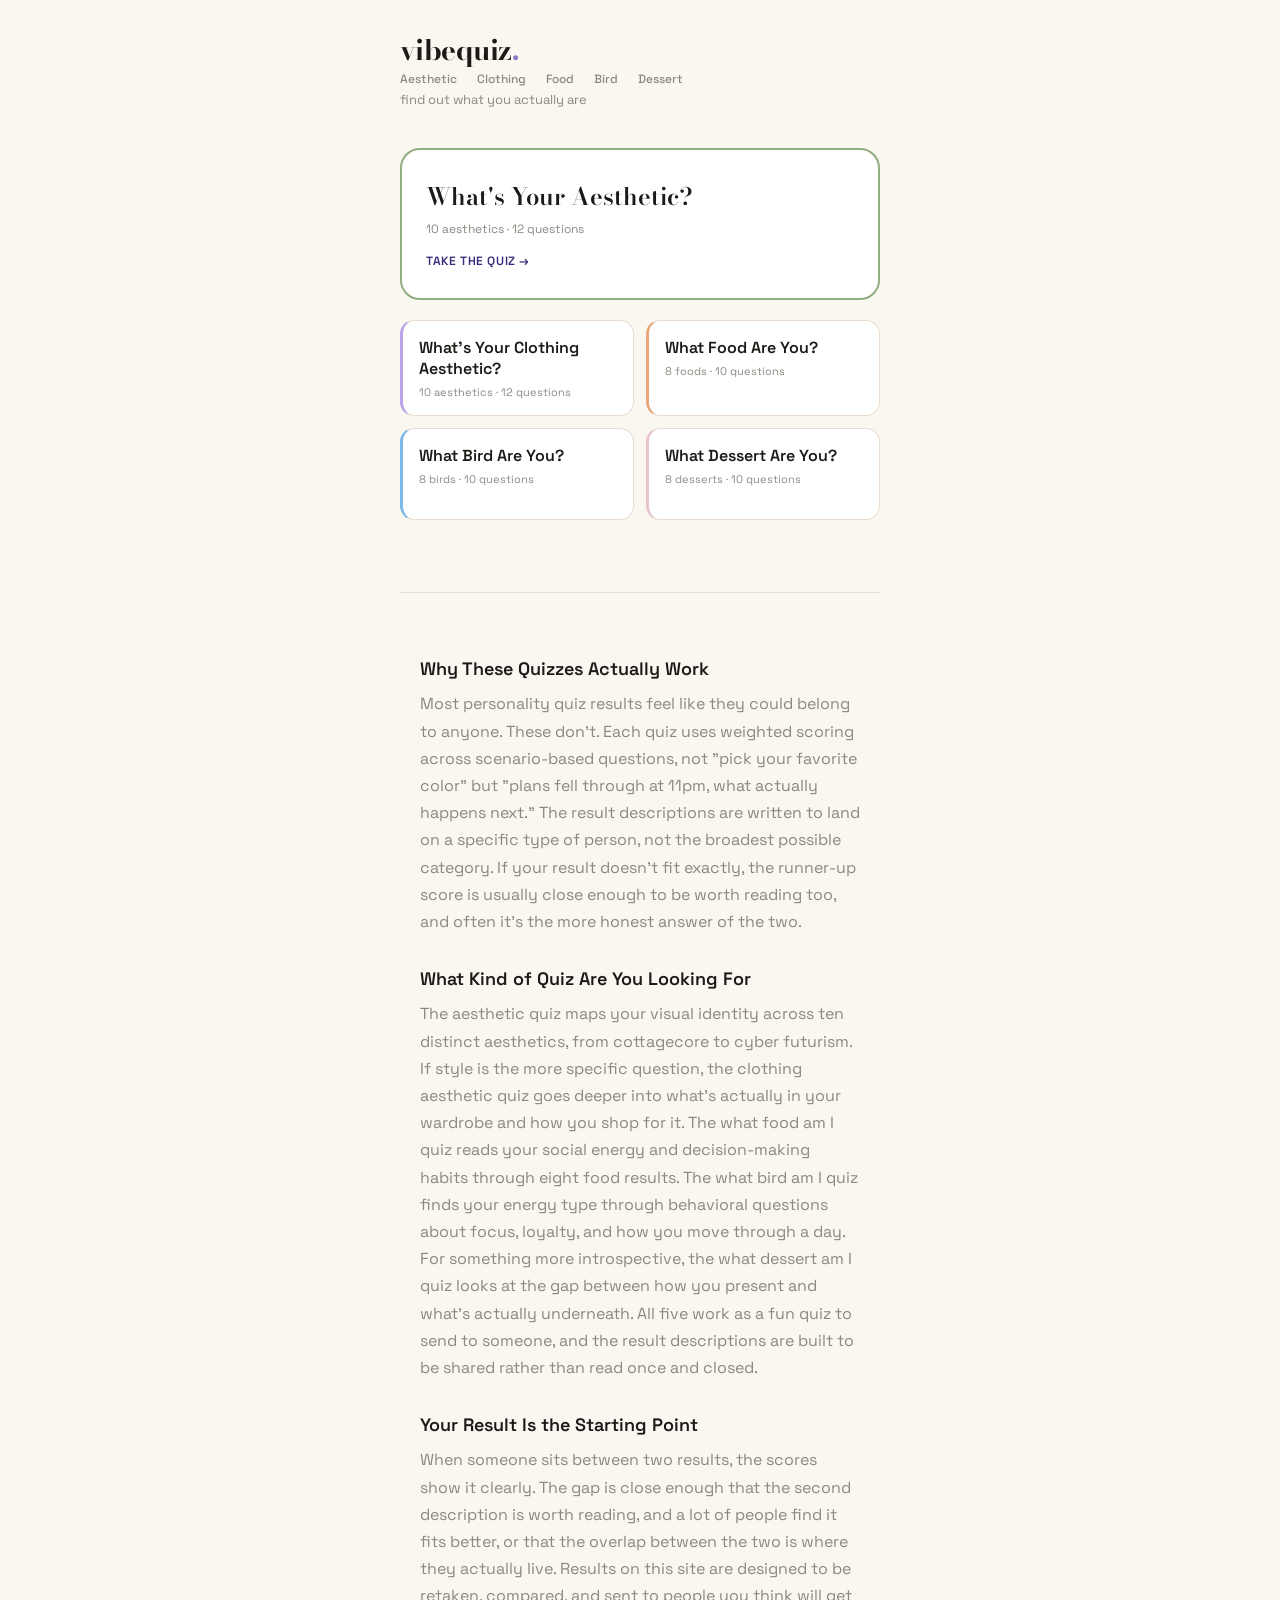
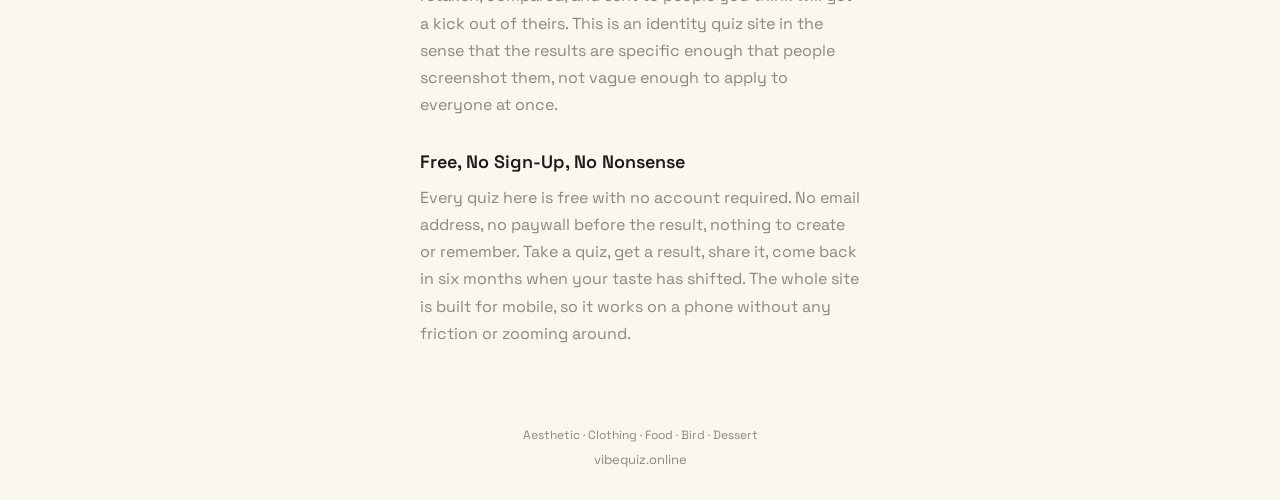
<file: index.html>
<!doctype html>
<html lang="en">
<head>
<meta charset="utf-8">
<meta name="viewport" content="width=device-width, initial-scale=1">
<title>vibequiz — find out what you actually are</title>
<meta name="description" content="Take a quiz, find your aesthetic. Cottagecore, dark academia, y2k, and more — find out what you actually are.">
<link rel="canonical" href="https://vibequiz.online/">

<link rel="icon" href="/favicon.svg" type="image/svg+xml">
<link rel="alternate icon" href="/favicon-32.png">
<link rel="apple-touch-icon" href="/apple-touch-icon.png">
<link rel="manifest" href="/site.webmanifest">
<meta name="theme-color" content="#FAF6F0">

<meta property="og:type" content="website">
<meta property="og:title" content="vibequiz — find out what you actually are">
<meta property="og:description" content="Take a quiz, find your aesthetic. Cottagecore, dark academia, y2k, and more — find out what you actually are.">
<meta property="og:url" content="https://vibequiz.online/">
<meta property="og:image" content="https://vibequiz.online/og-image.png">
<meta property="og:image:width" content="1200">
<meta property="og:image:height" content="630">
<meta name="twitter:card" content="summary_large_image">
<meta name="twitter:title" content="vibequiz — find out what you actually are">
<meta name="twitter:description" content="Take a quiz, find your aesthetic. Cottagecore, dark academia, y2k, and more — find out what you actually are.">
<meta name="twitter:image" content="https://vibequiz.online/og-image.png">

<link rel="preconnect" href="https://fonts.googleapis.com">
<link rel="preconnect" href="https://fonts.gstatic.com" crossorigin>
<link rel="stylesheet" href="https://fonts.googleapis.com/css2?family=Bodoni+Moda:opsz,wght@6..96,400..700&family=Space+Grotesk:wght@400..700&display=swap">
<link rel="stylesheet" href="/style.css">
<script src="/quiz-engine.min.js" defer></script>

<script type="application/ld+json">{"@context": "https://schema.org", "@type": "WebSite", "name": "vibequiz", "url": "https://vibequiz.online"}</script>

<!-- Replace with real GA4 ID -->
<script async src="https://www.googletagmanager.com/gtag/js?id=G-XXXXXXXXXX"></script>
<script>
  window.dataLayer = window.dataLayer || [];
  function gtag(){dataLayer.push(arguments);}
  gtag('js', new Date());
  gtag('config', 'G-XXXXXXXXXX');
</script>
</head>
<body>

<div class="wrap">
  <header class="site-header">
    <a href="/" class="logo">vibequiz<span class="logo-mark">.</span></a>
    <nav class="site-nav" aria-label="All quizzes">
<a href="/aesthetic-quiz/index.html">Aesthetic</a>
<a href="/aesthetic-quiz-clothing/index.html">Clothing</a>
<a href="/what-food-am-i/index.html">Food</a>
<a href="/what-bird-am-i/index.html">Bird</a>
<a href="/what-dessert-am-i/index.html">Dessert</a>
</nav>
    <div class="tagline" id="tagline">find out what you actually are</div>
  </header>

  <main>
    <a href="/aesthetic-quiz/index.html" class="flagship-card"><div class="quiz-title">What&#x27;s Your Aesthetic?</div><div class="quiz-subtitle">10 aesthetics · 12 questions</div><div class="quiz-cta">TAKE THE QUIZ →</div></a>

    <div id="passport-strip"></div>

    <div class="secondary-grid">
      <a href="/aesthetic-quiz-clothing/index.html" class="secondary-card" data-theme="#B8A6E8" style="border-left: 3px solid #B8A6E8;"><div class="quiz-title">What&#x27;s Your Clothing Aesthetic?</div><div class="quiz-subtitle">10 aesthetics · 12 questions</div></a>
<a href="/what-food-am-i/index.html" class="secondary-card" data-theme="#E8A87C" style="border-left: 3px solid #E8A87C;"><div class="quiz-title">What Food Are You?</div><div class="quiz-subtitle">8 foods · 10 questions</div></a>
<a href="/what-bird-am-i/index.html" class="secondary-card" data-theme="#7CB8E8" style="border-left: 3px solid #7CB8E8;"><div class="quiz-title">What Bird Are You?</div><div class="quiz-subtitle">8 birds · 10 questions</div></a>
<a href="/what-dessert-am-i/index.html" class="secondary-card" data-theme="#E8C4CC" style="border-left: 3px solid #E8C4CC;"><div class="quiz-title">What Dessert Are You?</div><div class="quiz-subtitle">8 desserts · 10 questions</div></a>
    </div>

    <div class="homepage-content"><h2>Why These Quizzes Actually Work</h2>
<p>Most personality quiz results feel like they could belong to anyone. These don't. Each quiz uses weighted scoring across scenario-based questions, not "pick your favorite color" but "plans fell through at 11pm, what actually happens next." The result descriptions are written to land on a specific type of person, not the broadest possible category. If your result doesn't fit exactly, the runner-up score is usually close enough to be worth reading too, and often it's the more honest answer of the two.</p>

<h2>What Kind of Quiz Are You Looking For</h2>
<p>The aesthetic quiz maps your visual identity across ten distinct aesthetics, from cottagecore to cyber futurism. If style is the more specific question, the clothing aesthetic quiz goes deeper into what's actually in your wardrobe and how you shop for it. The what food am I quiz reads your social energy and decision-making habits through eight food results. The what bird am I quiz finds your energy type through behavioral questions about focus, loyalty, and how you move through a day. For something more introspective, the what dessert am I quiz looks at the gap between how you present and what's actually underneath. All five work as a fun quiz to send to someone, and the result descriptions are built to be shared rather than read once and closed.</p>

<h2>Your Result Is the Starting Point</h2>
<p>When someone sits between two results, the scores show it clearly. The gap is close enough that the second description is worth reading, and a lot of people find it fits better, or that the overlap between the two is where they actually live. Results on this site are designed to be retaken, compared, and sent to people you think will get a kick out of theirs. This is an identity quiz site in the sense that the results are specific enough that people screenshot them, not vague enough to apply to everyone at once.</p>

<h2>Free, No Sign-Up, No Nonsense</h2>
<p>Every quiz here is free with no account required. No email address, no paywall before the result, nothing to create or remember. Take a quiz, get a result, share it, come back in six months when your taste has shifted. The whole site is built for mobile, so it works on a phone without any friction or zooming around.</p></div>
  </main>

  <footer class="site-footer">
    <p class="footer-links"><a href="/aesthetic-quiz/index.html">Aesthetic</a>
<a href="/aesthetic-quiz-clothing/index.html">Clothing</a>
<a href="/what-food-am-i/index.html">Food</a>
<a href="/what-bird-am-i/index.html">Bird</a>
<a href="/what-dessert-am-i/index.html">Dessert</a></p>
    <p class="footer-domain">vibequiz.online</p>
  </footer>
</div>

</body>
</html>
</file>
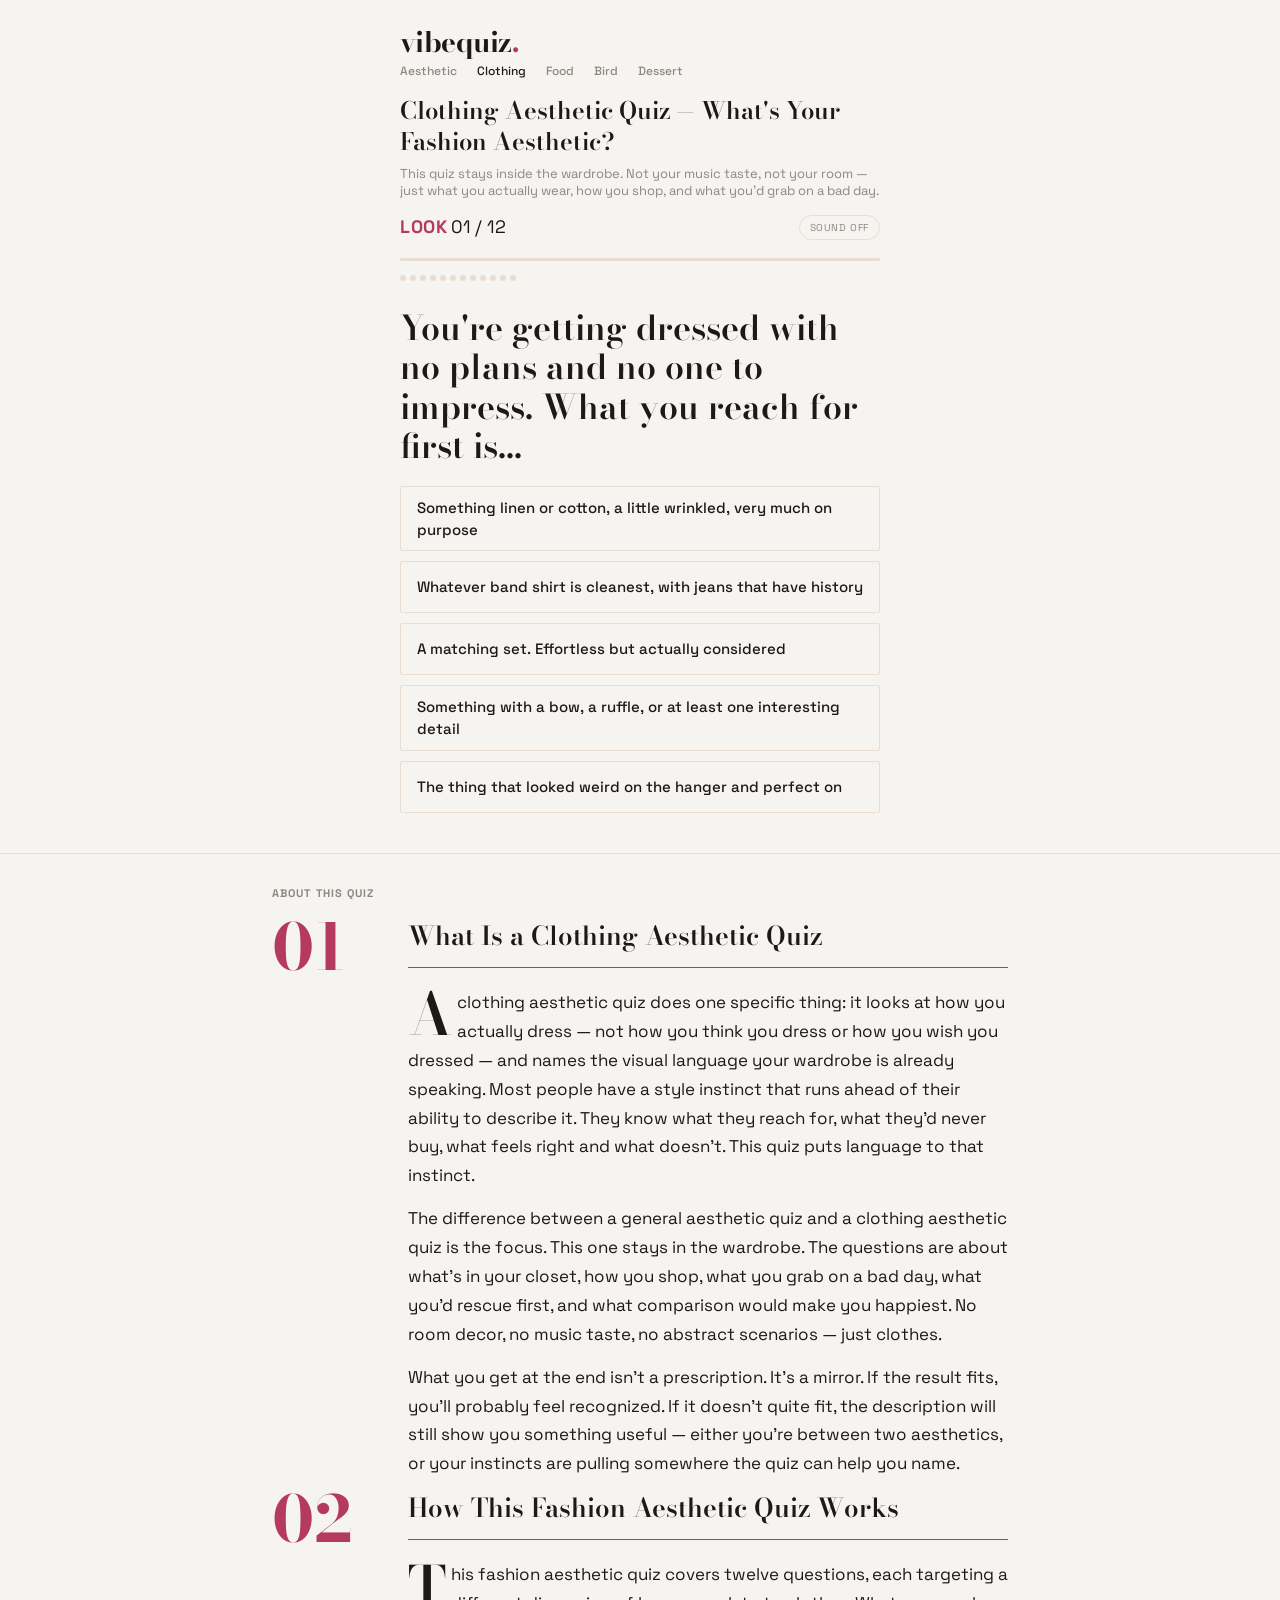
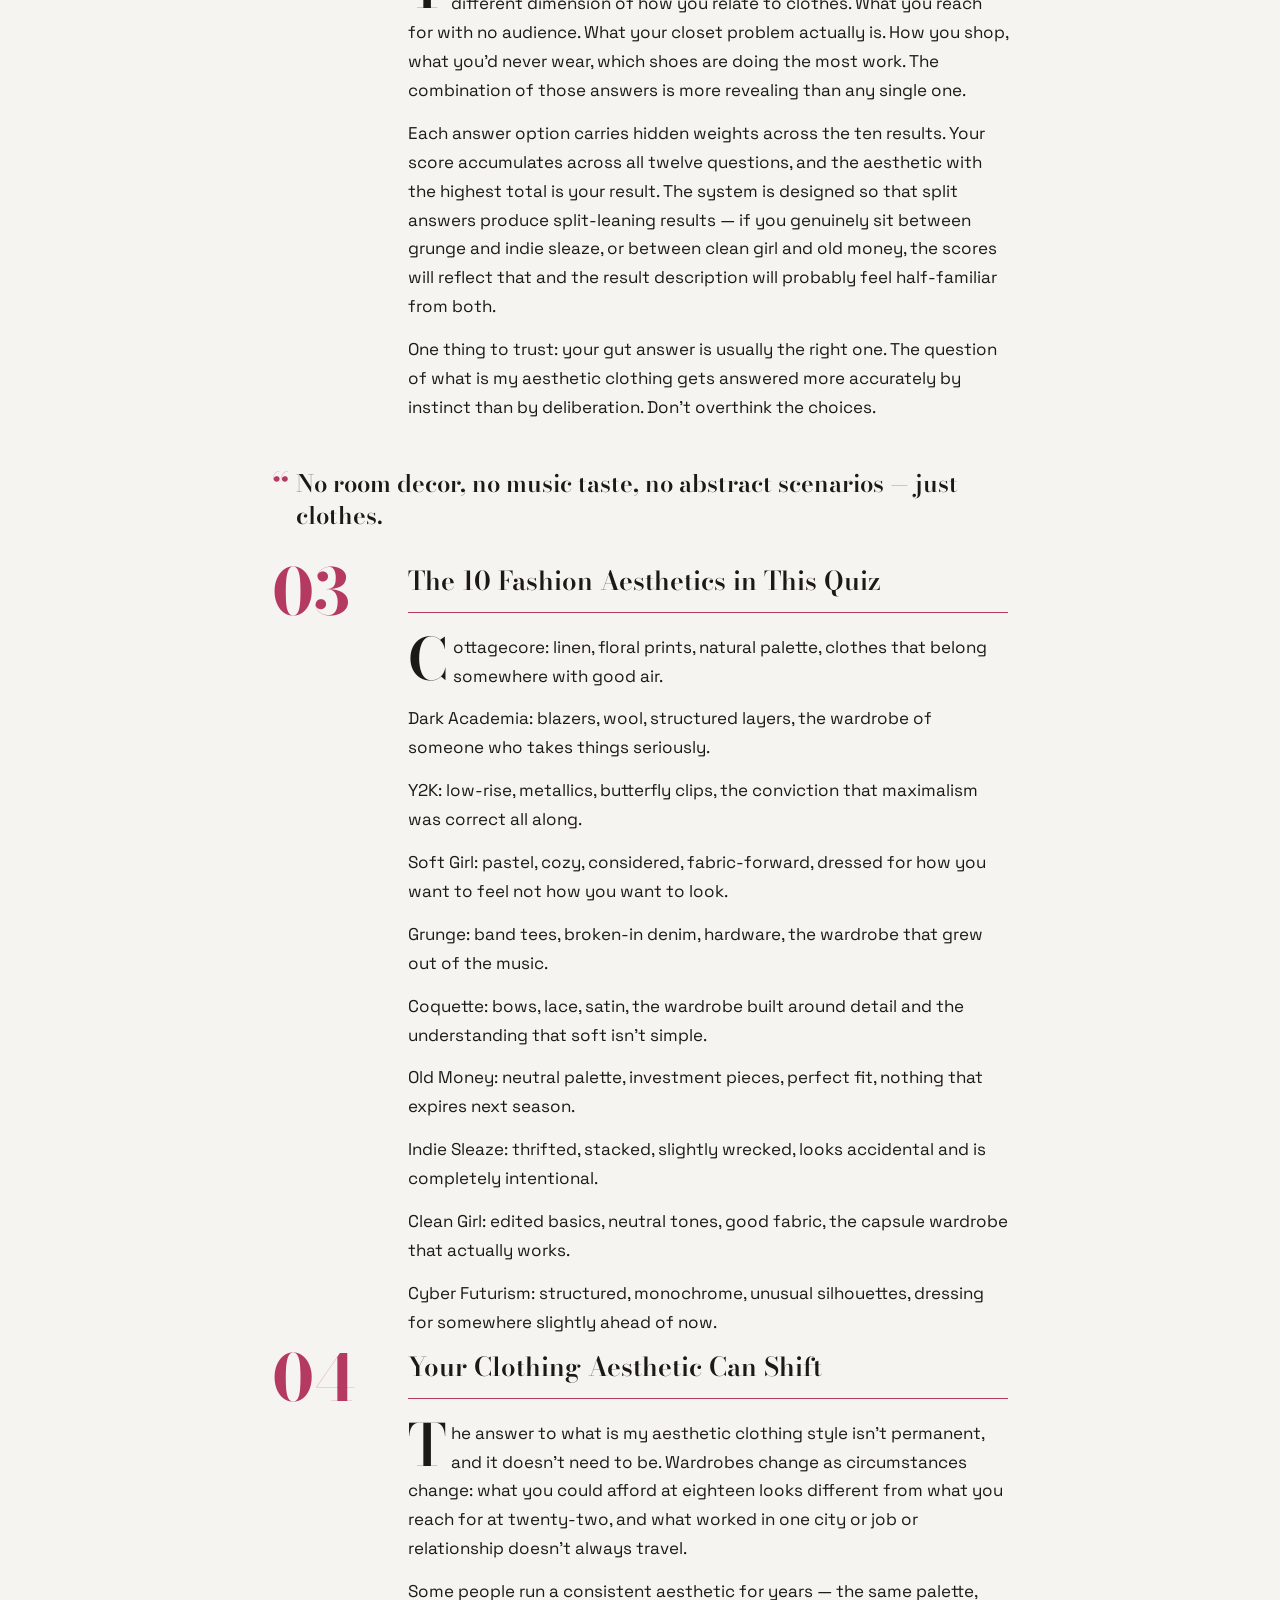
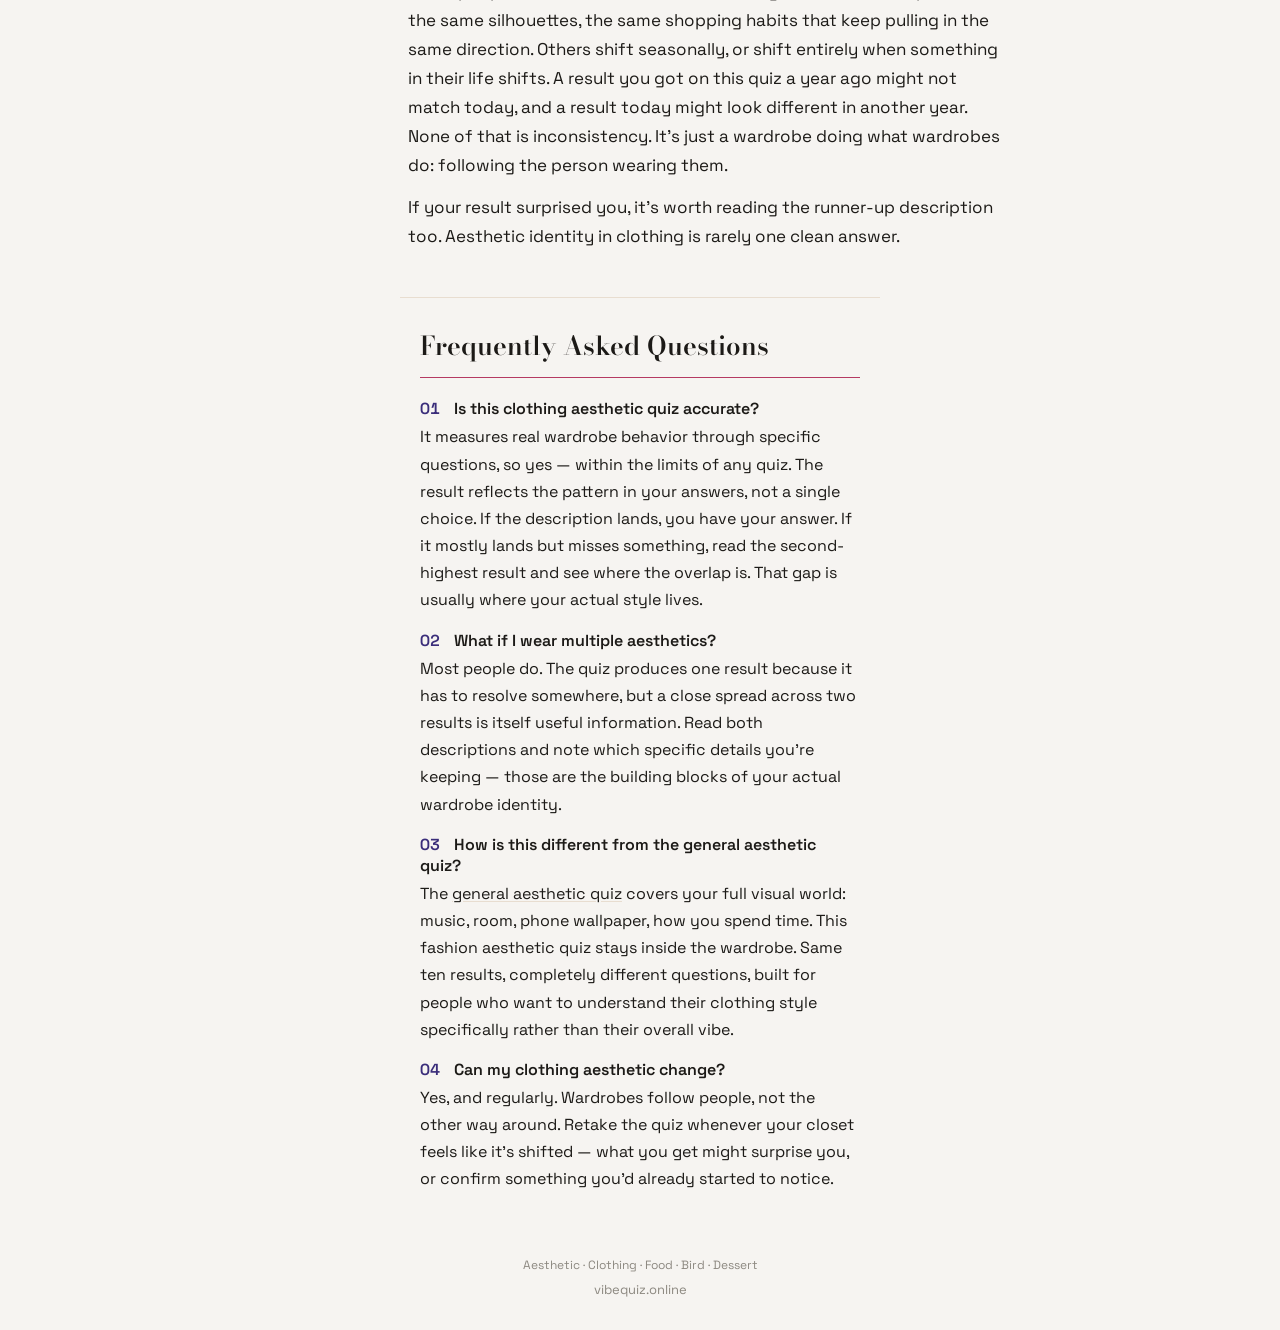
<file: aesthetic-quiz-clothing/index.html>
<!doctype html>
<html lang="en">
<head>
<meta charset="utf-8">
<meta name="viewport" content="width=device-width, initial-scale=1">
<title>Clothing Aesthetic Quiz — What Is My Fashion Aesthetic?</title>
<meta name="description" content="Find your clothing aesthetic with this fashion quiz. 12 wardrobe-focused questions, 10 results. Free, no sign-up required.">
<link rel="canonical" href="https://vibequiz.online/aesthetic-quiz-clothing/">

<link rel="icon" href="/favicon.svg" type="image/svg+xml">
<link rel="alternate icon" href="/favicon-32.png">
<link rel="apple-touch-icon" href="/apple-touch-icon.png">
<link rel="manifest" href="/site.webmanifest">
<meta name="theme-color" content="#FAF6F0">

<meta property="og:type" content="website">
<meta property="og:title" content="Clothing Aesthetic Quiz — What Is My Fashion Aesthetic?">
<meta property="og:description" content="Find your clothing aesthetic with this fashion quiz. 12 wardrobe-focused questions, 10 results. Free, no sign-up required.">
<meta property="og:url" content="https://vibequiz.online/aesthetic-quiz-clothing/">
<meta property="og:image" content="https://vibequiz.online/og-image.png">
<meta property="og:image:width" content="1200">
<meta property="og:image:height" content="630">
<meta name="twitter:card" content="summary_large_image">
<meta name="twitter:title" content="Clothing Aesthetic Quiz — What Is My Fashion Aesthetic?">
<meta name="twitter:description" content="Find your clothing aesthetic with this fashion quiz. 12 wardrobe-focused questions, 10 results. Free, no sign-up required.">
<meta name="twitter:image" content="https://vibequiz.online/og-image.png">

<link rel="preconnect" href="https://fonts.googleapis.com">
<link rel="preconnect" href="https://fonts.gstatic.com" crossorigin>
<link rel="stylesheet" href="https://fonts.googleapis.com/css2?family=Bodoni+Moda:opsz,wght@6..96,400..700&family=Space+Grotesk:wght@400..700&display=swap">
<link rel="stylesheet" href="/style.css">

<script type="application/ld+json">{"@context": "https://schema.org", "@graph": [{"@type": "Quiz", "name": "Clothing Aesthetic Quiz — What Is My Fashion Aesthetic?", "description": "Find your clothing aesthetic with this fashion quiz. 12 wardrobe-focused questions, 10 results. Free, no sign-up required.", "url": "https://vibequiz.online/aesthetic-quiz-clothing/", "about": "Clothing Aesthetic Quiz — What's Your Fashion Aesthetic?"}, {"@type": "FAQPage", "mainEntity": [{"@type": "Question", "name": "Is this clothing aesthetic quiz accurate?", "acceptedAnswer": {"@type": "Answer", "text": "It measures real wardrobe behavior through specific questions, so yes — within the limits of any quiz. The result reflects the pattern in your answers, not a single choice. If the description lands, you have your answer. If it mostly lands but misses something, read the second-highest result and see where the overlap is. That gap is usually where your actual style lives."}}, {"@type": "Question", "name": "What if I wear multiple aesthetics?", "acceptedAnswer": {"@type": "Answer", "text": "Most people do. The quiz produces one result because it has to resolve somewhere, but a close spread across two results is itself useful information. Read both descriptions and note which specific details you're keeping — those are the building blocks of your actual wardrobe identity."}}, {"@type": "Question", "name": "How is this different from the general aesthetic quiz?", "acceptedAnswer": {"@type": "Answer", "text": "The <a href=\"/aesthetic-quiz/index.html\">general aesthetic quiz</a> covers your full visual world: music, room, phone wallpaper, how you spend time. This fashion aesthetic quiz stays inside the wardrobe. Same ten results, completely different questions, built for people who want to understand their clothing style specifically rather than their overall vibe."}}, {"@type": "Question", "name": "Can my clothing aesthetic change?", "acceptedAnswer": {"@type": "Answer", "text": "Yes, and regularly. Wardrobes follow people, not the other way around. Retake the quiz whenever your closet feels like it's shifted — what you get might surprise you, or confirm something you'd already started to notice."}}]}]}</script>

<!-- Replace with real GA4 ID -->
<script async src="https://www.googletagmanager.com/gtag/js?id=G-XXXXXXXXXX"></script>
<script>
  window.dataLayer = window.dataLayer || [];
  function gtag(){dataLayer.push(arguments);}
  gtag('js', new Date());
  gtag('config', 'G-XXXXXXXXXX');
</script>
</head>
<body>

<header class="quiz-header">
  <div class="wrap">
    <a href="/" class="logo">vibequiz<span class="logo-mark">.</span></a>
    <nav class="site-nav" aria-label="All quizzes">
<a href="/aesthetic-quiz/index.html">Aesthetic</a>
<span class="site-nav-current" aria-current="page">Clothing</span>
<a href="/what-food-am-i/index.html">Food</a>
<a href="/what-bird-am-i/index.html">Bird</a>
<a href="/what-dessert-am-i/index.html">Dessert</a>
</nav>
  </div>
</header>

<main class="wrap">
  <h1 class="quiz-h1">Clothing Aesthetic Quiz — What&#x27;s Your Fashion Aesthetic?</h1>
  <p class="quiz-intro">This quiz stays inside the wardrobe. Not your music taste, not your room — just what you actually wear, how you shop, and what you&#x27;d grab on a bad day.</p>

  <div id="quiz-app" data-slug="aesthetic-quiz-clothing">
    <noscript>
      <p class="no-js-note">Enable JavaScript to take this quiz.</p>
    </noscript>
  </div>

  <div id="results-app" hidden></div>

  <section id="all-results">
    <h2 class="visually-hidden">All Aesthetics</h2>
    <div class="all-results-item">
<h3>Cottagecore</h3>
<p class="all-results-verdict">Your closet has a specific smell — something like cedar and old fabric softener.</p>
<p id="ar-desc-cottagecore">Your closet has a specific smell — something like cedar and old fabric softener — and that&#x27;s because most of what&#x27;s in it has been somewhere before it got to you. Cottagecore dressing is built on pieces with a previous life: linen dresses, secondhand knits, the embroidered blouse you found at the back of a rack and couldn&#x27;t leave behind. Nothing in your wardrobe was chosen because it was trending. It was chosen because it felt right, which turns out to be a much better criterion.

Fit is loose and breathable. Silhouettes have volume without fuss. Shoes have been outside. The accessories — a woven bag, a simple ring, something with a pressed flower in it — look found rather than bought, because most of them were.

Your shopping strategy involves patience, a good eye, and a willingness to explain to the person behind you at the thrift store that yes, you are going to buy all four of those aprons.

For your bio, think something lowercase and specific — a plant name, a place that sounds like it has good light, a word that belongs in a poem about October.</p>
</div>
<div class="all-results-item">
<h3>Dark Academia</h3>
<p class="all-results-verdict">The blazer goes with everything because you bought it to go with everything.</p>
<p id="ar-desc-dark_academia">The blazer goes with everything because you bought it to go with everything. Dark academia dressing is systematic in a way that looks accidental: a narrow palette, pieces that layer without thinking about it, fabrics that improve with age. Wool, cotton, worn leather. The wardrobe operates like a uniform, and you mean that as a compliment.

You have at least three blazers that are technically the same but aren&#x27;t, and you need all of them. This is correct.

Silhouettes run structured: trousers with a proper break, shirts with collars, coats long enough to feel significant. Accessories are quiet but present — a signet ring, a watch, a scarf that&#x27;s been to more places than most people you know. Shoes are leather and have been resoled, or will be.

Shopping is deliberate and slightly obsessive. You know what you&#x27;re looking for before you find it, and when you find it at a vintage store for twelve dollars, it feels like justice.

For your handle, something that sounds like a name on a library card — a surname, an initial, lowercase with weight.</p>
</div>
<div class="all-results-item">
<h3>Y2K</h3>
<p class="all-results-verdict">The low-rise situation is back and you&#x27;ve been ready for it since it left.</p>
<p id="ar-desc-y2k">The low-rise situation is back and you&#x27;ve been ready for it since it left. Y2K fashion runs on the conviction that 2003 was correct and everyone who disagreed is slowly coming around. Your closet has metallics, a butterfly clip situation, at least one bag that holds nothing useful and is perfect, and enough color to register from across a room.

Layering is the game: a crop over a long sleeve, a jacket that doesn&#x27;t quite close over something that doesn&#x27;t quite cover, jewelry stacked past the point of coordination and straight into personality. You have strong opinions about specific denim cuts and you&#x27;ve had them for years.

The thrill of finding a genuine Y2K piece at a thrift store cannot be adequately explained to someone who doesn&#x27;t understand, so you&#x27;ve stopped trying.

Shopping is part of the identity: vintage sites, family members&#x27; storage units, the charity shop rail that everyone else walked past. Statement earrings, platform soles, something sparkly on the bag. The accessories don&#x27;t match. They work. It&#x27;s different.

For your username — lowercase, a little chaotic, abbreviations welcome, maybe a number, nostalgia optional.</p>
</div>
<div class="all-results-item">
<h3>Soft Girl</h3>
<p class="all-results-verdict">Before anything else: the fabric.</p>
<p id="ar-desc-soft_girl">Before anything else: the fabric. Soft girl dressing starts with how something feels against your skin, which means your wardrobe is mostly things that pass a comfort test that happens before any style consideration. Brushed fleece, soft cotton, the knit that functions as a whole personality. If it&#x27;s scratchy, itchy, or requires constant adjustment, it didn&#x27;t make it into the rotation.

The result is a closet that looks cozy and deliberate at once: pastel knits, wide-leg trousers in dusty colors, dresses that move. Accessories stay small and chosen once — a delicate chain, a little clip, a bag that&#x27;s cute without competing with anything. Nothing loud.

Shopping happens at places that feel personal: small brands, Etsy, the section of any thrift store where you can tell the previous owner actually loved what they were donating.

Your quick outfit takes less time than most people&#x27;s because everything in your wardrobe was chosen to work together. That&#x27;s not an accident, it&#x27;s a strategy — it just presents as sweetness.

For your bio, something warm and lowercase — like a note you&#x27;d leave for a friend on their good mug.</p>
</div>
<div class="all-results-item">
<h3>Grunge</h3>
<p class="all-results-verdict">The band shirt came first. Then the flannel. Then the boots you&#x27;ve had for four years that are only getting better.</p>
<p id="ar-desc-grunge">The band shirt came first. Then the flannel. Then the boots you&#x27;ve had for four years that are only getting better. Grunge dressing is built from the inside out — from the music, from the shows, from accumulation rather than curation — and the wardrobe is just what happens when you dress around what you actually care about.

Nothing in your closet was bought to impress anyone, which is exactly why it does.

Fit is loose and layered: the flannel over the shirt, the jacket over the flannel, the t-shirt tucked halfway for reasons that made sense at the time. Hardware is part of the outfit — rings, a chain, boots with actual buckles. The wardrobe has organized chaos: things that look random until you understand the logic, at which point it&#x27;s obvious.

Phoning the store to ask about specific vintage tees is a normal behavior. You have done this.

Keep your bio short, lowercase, no explanation offered. Something that sounds like a lyric without being one.</p>
</div>
<div class="all-results-item">
<h3>Coquette</h3>
<p class="all-results-verdict">It starts with the detail.</p>
<p id="ar-desc-coquette">It starts with the detail. A bow on the collar, ribbon at the waist, lace at the hem — something that rewards a second look. Coquette dressing is built on the understanding that soft doesn&#x27;t mean simple, and that the difference between put-together and truly considered is usually one small choice that only you know is intentional and everyone else can feel.

Your closet runs blush, ivory, dusty rose, and occasional black because contrast earns its place. Fabrics are satin, chiffon, anything with a slight sheen that moves well. Silhouettes are feminine and specific — a fitted bodice, a full skirt, a corseted detail on something otherwise understated.

The shoes are Mary Janes or ballet flats or kitten heels. Nothing heavy. The bag is small, structured, and has probably been on at least one waiting list. Jewelry is pearls, delicate gold chains, one vintage piece that came with a story you have ready.

Your Notes app has a paragraph that reads like a letter you composed in 1847 and decided not to send. You know which one.

For your username — something soft, a little French, sounds like a name from a novel, lowercase preferred.</p>
</div>
<div class="all-results-item">
<h3>Old Money</h3>
<p class="all-results-verdict">The wardrobe has fewer pieces than most people&#x27;s and works harder than all of them.</p>
<p id="ar-desc-old_money">The wardrobe has fewer pieces than most people&#x27;s and works harder than all of them. Old money dressing is accumulation with criteria: things added carefully, nothing discarded carelessly, every purchase evaluated against the question of whether you&#x27;ll still reach for it in five years. The answer determines whether it comes home.

The result: a collection that travels well, layers easily, and ages better the longer you have it. Wool blazers. A leather bag bought once and carried everywhere since. Loafers that have been resoled. The watch that was worth it. Accessories chosen once, then worn until they&#x27;re irreplaceable.

Fit does the work that logos never could. A well-cut trouser reads more expensive than anything with branding, and your wardrobe knows this at a structural level.

You&#x27;ve called something classic while wearing a coat that costs more than some people&#x27;s rent, and you were right on both counts and completely composed about it.

Your bio: one line. Nothing that over-explains. Let the negative space do the rest.</p>
</div>
<div class="all-results-item">
<h3>Indie Sleaze</h3>
<p class="all-results-verdict">The jacket is oversized, the tee underneath is cropped, the jeans sit weird in a way you&#x27;ve decided is correct.</p>
<p id="ar-desc-indie_sleaze">The jacket is oversized, the tee underneath is cropped, the jeans sit weird in a way you&#x27;ve decided is correct, and the whole thing came from four different places including a bin bag outside a charity shop. Indie sleaze dressing is assembled, not bought — pulled together from thrift stores, vintage rails, things borrowed and never returned, pieces that other people walked past because they didn&#x27;t know what they were looking at.

Every item has a story that came up at a party once. The boots have a history. The leather jacket has pins from three different years. The bag has a patch from somewhere specific.

You find things other people miss because you know what you&#x27;re looking for: the vintage tee in the right size, the denim with a weird cut that works, the flannel with good bones. Thrifting is a skill and yours is developed.

Took four tries to get a photo that looked sufficiently effortless. Published the fourth one. No notes.

For your handle — lowercase, slightly cryptic, sounds better out loud than written down, a reference that rewards recognition.</p>
</div>
<div class="all-results-item">
<h3>Clean Girl</h3>
<p class="all-results-verdict">The wardrobe is edited. Not minimal as an aesthetic statement — edited as a practice.</p>
<p id="ar-desc-clean_girl">The wardrobe is edited. Not minimal as an aesthetic statement — edited as a practice. Everything in it was kept on purpose. The things that didn&#x27;t survive the process are gone, and what&#x27;s left is a collection of pieces that work together, work daily, and require no decisions at 7am.

Good basics in neutral tones. Fabric quality as the actual differentiator — the same white t-shirt in a decent cotton reads completely differently than a cheap one, and your closet has learned to tell the difference. Fit is precise: nothing baggy unless it&#x27;s meant to be, nothing tight without a reason.

Accessories are gold, minimal, and real: hoops, a chain, one ring. The bag is structured and goes with everything. The shoes are clean — a white sneaker, a loafer, a sandal that carries three seasons.

Getting dressed now takes less time than it used to, because the decisions were made at the shopping stage. That&#x27;s not laziness. That&#x27;s the whole system working.

Your bio should match the wardrobe — one clean line, nothing surplus.</p>
</div>
<div class="all-results-item">
<h3>Cyber Futurism</h3>
<p class="all-results-verdict">The silhouette is doing something the standard template doesn&#x27;t.</p>
<p id="ar-desc-cyber_futurism">The silhouette is doing something the standard template doesn&#x27;t. A sleeve cut differently, a coat with a line that&#x27;s not following convention, trousers that sit in a way most brands haven&#x27;t figured out yet. Cyber futurism dressing is structural and forward-facing — pieces that look like they were designed with a purpose, even when that purpose is just looking exactly right.

Shopping is research. You find brands before they&#x27;re known, pieces that won&#x27;t date because they were never chasing the current moment, things that look intentional because they are. The wardrobe accumulates slowly and hits hard.

You&#x27;ve explained to someone why a piece they just bought is already behind. They didn&#x27;t ask. You were right, and you softened it slightly, and they still thought about it later.

Accessories lean architectural: structured bags with no decorative elements, jewelry that reads like design objects, shoes with chunky soles and clean lines. Nothing apologetic, nothing fussy.

For your handle — clean, forward-facing, a word or a number or an underscore doing actual work, nothing decorative that isn&#x27;t earning its place.</p>
</div>
  </section>

  <article id="quiz-article">
    <span class="article-kicker">About This Quiz</span>
<div class="article-grid">
<section class="article-section">
<span class="section-number">01</span>
<div class="section-body">
<h2>What Is a Clothing Aesthetic Quiz</h2>
<p>A clothing aesthetic quiz does one specific thing: it looks at how you actually dress — not how you think you dress or how you wish you dressed — and names the visual language your wardrobe is already speaking. Most people have a style instinct that runs ahead of their ability to describe it. They know what they reach for, what they&#x27;d never buy, what feels right and what doesn&#x27;t. This quiz puts language to that instinct.</p>
<p>The difference between a general aesthetic quiz and a clothing aesthetic quiz is the focus. This one stays in the wardrobe. The questions are about what&#x27;s in your closet, how you shop, what you grab on a bad day, what you&#x27;d rescue first, and what comparison would make you happiest. No room decor, no music taste, no abstract scenarios — just clothes.</p>
<p>What you get at the end isn&#x27;t a prescription. It&#x27;s a mirror. If the result fits, you&#x27;ll probably feel recognized. If it doesn&#x27;t quite fit, the description will still show you something useful — either you&#x27;re between two aesthetics, or your instincts are pulling somewhere the quiz can help you name.</p>
</div>
</section>
<section class="article-section">
<span class="section-number">02</span>
<div class="section-body">
<h2>How This Fashion Aesthetic Quiz Works</h2>
<p>This fashion aesthetic quiz covers twelve questions, each targeting a different dimension of how you relate to clothes. What you reach for with no audience. What your closet problem actually is. How you shop, what you&#x27;d never wear, which shoes are doing the most work. The combination of those answers is more revealing than any single one.</p>
<p>Each answer option carries hidden weights across the ten results. Your score accumulates across all twelve questions, and the aesthetic with the highest total is your result. The system is designed so that split answers produce split-leaning results — if you genuinely sit between grunge and indie sleaze, or between clean girl and old money, the scores will reflect that and the result description will probably feel half-familiar from both.</p>
<p>One thing to trust: your gut answer is usually the right one. The question of what is my aesthetic clothing gets answered more accurately by instinct than by deliberation. Don&#x27;t overthink the choices.</p>
</div>
</section>
<blockquote class="pull-quote" aria-hidden="true">No room decor, no music taste, no abstract scenarios — just clothes.</blockquote>
<section class="article-section">
<span class="section-number">03</span>
<div class="section-body">
<h2>The 10 Fashion Aesthetics in This Quiz</h2>
<p>Cottagecore: linen, floral prints, natural palette, clothes that belong somewhere with good air.</p>
<p>Dark Academia: blazers, wool, structured layers, the wardrobe of someone who takes things seriously.</p>
<p>Y2K: low-rise, metallics, butterfly clips, the conviction that maximalism was correct all along.</p>
<p>Soft Girl: pastel, cozy, considered, fabric-forward, dressed for how you want to feel not how you want to look.</p>
<p>Grunge: band tees, broken-in denim, hardware, the wardrobe that grew out of the music.</p>
<p>Coquette: bows, lace, satin, the wardrobe built around detail and the understanding that soft isn&#x27;t simple.</p>
<p>Old Money: neutral palette, investment pieces, perfect fit, nothing that expires next season.</p>
<p>Indie Sleaze: thrifted, stacked, slightly wrecked, looks accidental and is completely intentional.</p>
<p>Clean Girl: edited basics, neutral tones, good fabric, the capsule wardrobe that actually works.</p>
<p>Cyber Futurism: structured, monochrome, unusual silhouettes, dressing for somewhere slightly ahead of now.</p>
</div>
</section>
<section class="article-section">
<span class="section-number">04</span>
<div class="section-body">
<h2>Your Clothing Aesthetic Can Shift</h2>
<p>The answer to what is my aesthetic clothing style isn&#x27;t permanent, and it doesn&#x27;t need to be. Wardrobes change as circumstances change: what you could afford at eighteen looks different from what you reach for at twenty-two, and what worked in one city or job or relationship doesn&#x27;t always travel.</p>
<p>Some people run a consistent aesthetic for years — the same palette, the same silhouettes, the same shopping habits that keep pulling in the same direction. Others shift seasonally, or shift entirely when something in their life shifts. A result you got on this quiz a year ago might not match today, and a result today might look different in another year. None of that is inconsistency. It&#x27;s just a wardrobe doing what wardrobes do: following the person wearing them.</p>
<p>If your result surprised you, it&#x27;s worth reading the runner-up description too. Aesthetic identity in clothing is rarely one clean answer.</p>
</div>
</section>
</div>
  </article>

  <section id="quiz-faq">
    <h2>Frequently Asked Questions</h2>
    <div class="faq-item">
<h3><span class="faq-number">01</span>Is this clothing aesthetic quiz accurate?</h3>
<p>It measures real wardrobe behavior through specific questions, so yes — within the limits of any quiz. The result reflects the pattern in your answers, not a single choice. If the description lands, you have your answer. If it mostly lands but misses something, read the second-highest result and see where the overlap is. That gap is usually where your actual style lives.</p>
</div>
<div class="faq-item">
<h3><span class="faq-number">02</span>What if I wear multiple aesthetics?</h3>
<p>Most people do. The quiz produces one result because it has to resolve somewhere, but a close spread across two results is itself useful information. Read both descriptions and note which specific details you&#x27;re keeping — those are the building blocks of your actual wardrobe identity.</p>
</div>
<div class="faq-item">
<h3><span class="faq-number">03</span>How is this different from the general aesthetic quiz?</h3>
<p>The <a href="/aesthetic-quiz/index.html">general aesthetic quiz</a> covers your full visual world: music, room, phone wallpaper, how you spend time. This fashion aesthetic quiz stays inside the wardrobe. Same ten results, completely different questions, built for people who want to understand their clothing style specifically rather than their overall vibe.</p>
</div>
<div class="faq-item">
<h3><span class="faq-number">04</span>Can my clothing aesthetic change?</h3>
<p>Yes, and regularly. Wardrobes follow people, not the other way around. Retake the quiz whenever your closet feels like it&#x27;s shifted — what you get might surprise you, or confirm something you&#x27;d already started to notice.</p>
</div>
  </section>
</main>

<footer class="site-footer">
  <p class="footer-links"><a href="/aesthetic-quiz/index.html">Aesthetic</a>
<a href="/aesthetic-quiz-clothing/index.html">Clothing</a>
<a href="/what-food-am-i/index.html">Food</a>
<a href="/what-bird-am-i/index.html">Bird</a>
<a href="/what-dessert-am-i/index.html">Dessert</a></p>
  <p class="footer-domain">vibequiz.online</p>
</footer>

<script type="application/json" id="quiz-data">{"slug": "aesthetic-quiz-clothing", "questions": [{"id": 1, "text": "You're getting dressed with no plans and no one to impress. What you reach for first is...", "options": [{"text": "Something linen or cotton, a little wrinkled, very much on purpose", "weights": {"cottagecore": 3, "dark_academia": 1, "clean_girl": 1}}, {"text": "Whatever band shirt is cleanest, with jeans that have history", "weights": {"grunge": 3, "indie_sleaze": 2, "y2k": 1}}, {"text": "A matching set. Effortless but actually considered", "weights": {"clean_girl": 3, "old_money": 2, "soft_girl": 1}}, {"text": "Something with a bow, a ruffle, or at least one interesting detail", "weights": {"coquette": 3, "soft_girl": 2, "y2k": 1}}, {"text": "The thing that looked weird on the hanger and perfect on", "weights": {"indie_sleaze": 2, "cyber_futurism": 3, "grunge": 1}}]}, {"id": 2, "text": "Your closet has a problem. That problem is...", "options": [{"text": "Too many floral prints and not enough occasions to wear them", "weights": {"cottagecore": 3, "coquette": 2, "soft_girl": 2}}, {"text": "Every blazer you own is slightly different and you need all of them", "weights": {"dark_academia": 3, "old_money": 2, "clean_girl": 1}}, {"text": "It's 80% black and you have no regrets", "weights": {"grunge": 2, "cyber_futurism": 3, "dark_academia": 1}}, {"text": "Vintage pieces that technically don't go together but somehow do", "weights": {"indie_sleaze": 3, "y2k": 2, "grunge": 1}}, {"text": "Everything is neutral and multiplies perfectly, which is either minimalist or boring depending on who you ask", "weights": {"old_money": 2, "clean_girl": 3, "cyber_futurism": 1}}]}, {"id": 3, "text": "What's the last thing you bought that you actually wear all the time?", "options": [{"text": "A chunky knit or oversized cardigan in a natural color", "weights": {"cottagecore": 3, "dark_academia": 2, "soft_girl": 2}}, {"text": "A structured bag or leather piece that cost more than it should have", "weights": {"old_money": 3, "dark_academia": 1, "clean_girl": 2}}, {"text": "Something with a rhinestone, a butterfly, or an ironic graphic", "weights": {"y2k": 3, "coquette": 2, "indie_sleaze": 1}}, {"text": "A pair of boots or shoes that do a lot of work for your whole wardrobe", "weights": {"grunge": 2, "indie_sleaze": 2, "dark_academia": 2}}, {"text": "A sleek, slightly futuristic piece that nobody else seems to have found yet", "weights": {"cyber_futurism": 3, "clean_girl": 1, "old_money": 1}}]}, {"id": 4, "text": "You'd never be caught wearing...", "options": [{"text": "Anything that looks like it was bought specifically to impress people", "weights": {"grunge": 3, "cottagecore": 2, "indie_sleaze": 1}}, {"text": "Something that fast-trends in and out in three weeks", "weights": {"old_money": 3, "dark_academia": 2, "clean_girl": 1}}, {"text": "An outfit with zero personality — no detail, no story, nothing", "weights": {"coquette": 2, "y2k": 2, "indie_sleaze": 3}}, {"text": "Anything that reads as overly corporate or business formal", "weights": {"soft_girl": 2, "grunge": 2, "cyber_futurism": 2}}, {"text": "Heavy, dark, or rough — it just doesn't feel like you", "weights": {"soft_girl": 3, "coquette": 2, "cottagecore": 1}}]}, {"id": 5, "text": "How do you actually shop?", "options": [{"text": "Thrift stores, flea markets, the bins if necessary — hunting is half the point", "weights": {"indie_sleaze": 3, "grunge": 2, "cottagecore": 1}}, {"text": "Slowly and deliberately — a few investment pieces per season, nothing impulse", "weights": {"old_money": 3, "clean_girl": 2, "dark_academia": 1}}, {"text": "Online rabbit holes at midnight, add to cart, deal with it later", "weights": {"y2k": 2, "cyber_futurism": 2, "coquette": 3}}, {"text": "Small brands, Etsy, independent designers — something that feels personal", "weights": {"cottagecore": 2, "soft_girl": 3, "dark_academia": 1}}, {"text": "Wherever, honestly — it's about the piece not the source", "weights": {"grunge": 2, "clean_girl": 1, "cyber_futurism": 3}}]}, {"id": 6, "text": "Shoes. What's actually on your feet most days?", "options": [{"text": "Mary Janes, ballet flats, or anything with a strap and a little height", "weights": {"coquette": 3, "dark_academia": 2, "soft_girl": 1}}, {"text": "Chunky boots or worn-in leather — they go with everything", "weights": {"grunge": 3, "indie_sleaze": 2, "dark_academia": 1}}, {"text": "Clean white sneakers or one sleek low-profile pair that does all the work", "weights": {"clean_girl": 3, "old_money": 2, "cyber_futurism": 1}}, {"text": "Platform sneakers, chunky soles, something with a little drama", "weights": {"y2k": 3, "cyber_futurism": 2, "indie_sleaze": 1}}, {"text": "Whatever's comfortable and makes sense with the outfit — no fixed answer", "weights": {"cottagecore": 3, "soft_girl": 2, "old_money": 1}}]}, {"id": 7, "text": "Accessories: your relationship with them is...", "options": [{"text": "Gold hoops, minimal jewelry, nothing that competes with the outfit", "weights": {"clean_girl": 3, "old_money": 2, "coquette": 1}}, {"text": "Layered chains, rings on most fingers, the more the better", "weights": {"grunge": 2, "indie_sleaze": 2, "dark_academia": 1}}, {"text": "Bows, pearls, something delicate and intentional", "weights": {"coquette": 3, "soft_girl": 2, "cottagecore": 1}}, {"text": "Vintage clips, quirky pins, things you found not things you bought", "weights": {"y2k": 3, "indie_sleaze": 1, "cottagecore": 2}}, {"text": "Structured, minimal, or tech-forward — nothing fussy", "weights": {"cyber_futurism": 3, "old_money": 1, "clean_girl": 2}}]}, {"id": 8, "text": "It's a bad day and you're getting dressed anyway. You grab...", "options": [{"text": "The oversized knit that feels like being wrapped in something safe", "weights": {"soft_girl": 3, "cottagecore": 2, "dark_academia": 1}}, {"text": "The outfit you know works — reliable, clean, done", "weights": {"clean_girl": 3, "old_money": 2, "cyber_futurism": 1}}, {"text": "Whatever is on the floor that still looks intentional", "weights": {"grunge": 3, "indie_sleaze": 2, "y2k": 1}}, {"text": "Something with a bow or a detail that makes you feel a little more put-together", "weights": {"coquette": 3, "soft_girl": 1, "y2k": 2}}, {"text": "The blazer. The blazer fixes things", "weights": {"dark_academia": 3, "old_money": 2, "clean_girl": 1}}]}, {"id": 9, "text": "What does your wardrobe smell like? (Bear with us.)", "options": [{"text": "Lavender or something herby from a sachet you put in there", "weights": {"cottagecore": 3, "coquette": 2, "soft_girl": 2}}, {"text": "That specific vintage store smell. You've stopped noticing it", "weights": {"indie_sleaze": 3, "grunge": 2, "y2k": 2}}, {"text": "Clean and neutral — like fabric softener and nothing else", "weights": {"clean_girl": 3, "old_money": 2, "cyber_futurism": 1}}, {"text": "A good perfume that transfers. That's the point", "weights": {"coquette": 2, "old_money": 2, "dark_academia": 1}}, {"text": "Honestly no idea. Wardrobe is organized by vibe not smell", "weights": {"grunge": 2, "cyber_futurism": 3, "dark_academia": 1}}]}, {"id": 10, "text": "You're going somewhere that has no dress code at all. The hardest part is...", "options": [{"text": "Choosing which specific detail to commit to — you have options", "weights": {"coquette": 3, "y2k": 2, "indie_sleaze": 1}}, {"text": "Nothing. No dress code is where you thrive", "weights": {"grunge": 3, "indie_sleaze": 2, "cyber_futurism": 1}}, {"text": "Making sure it still looks like you tried without looking like you tried", "weights": {"clean_girl": 3, "old_money": 2, "soft_girl": 1}}, {"text": "Narrowing it down from three complete outfit options that all work", "weights": {"dark_academia": 3, "cottagecore": 2, "y2k": 1}}, {"text": "Finding the piece that makes the whole outfit make sense", "weights": {"cyber_futurism": 2, "soft_girl": 2, "cottagecore": 2}}]}, {"id": 11, "text": "What's the one thing in your wardrobe you'd grab in a fire?", "options": [{"text": "A vintage or thrifted piece that cannot be replaced", "weights": {"indie_sleaze": 2, "grunge": 2, "dark_academia": 1}}, {"text": "The investment piece you saved up for — it earns its place every time", "weights": {"old_money": 3, "clean_girl": 2, "dark_academia": 1}}, {"text": "The cozy thing. The one that goes with everything and costs nothing", "weights": {"soft_girl": 3, "cottagecore": 2, "grunge": 1}}, {"text": "The statement piece — you'd rather lose the basics", "weights": {"y2k": 3, "coquette": 2, "cyber_futurism": 1}}, {"text": "The thing that got you into your current aesthetic in the first place", "weights": {"dark_academia": 2, "indie_sleaze": 2, "cottagecore": 2}}]}, {"id": 12, "text": "Someone says your style reminds them of something. The comparison that would make your day is...", "options": [{"text": "A character from a film set somewhere in rural Europe, soft light, old house", "weights": {"cottagecore": 3, "dark_academia": 2, "coquette": 1}}, {"text": "A downtown art kid from 2009 who photographed everything", "weights": {"indie_sleaze": 3, "grunge": 2, "y2k": 1}}, {"text": "Someone who gets photographed without trying in a city with good fashion", "weights": {"clean_girl": 3, "old_money": 2, "soft_girl": 1}}, {"text": "A character in a near-future film where the costume department did real work", "weights": {"cyber_futurism": 3, "y2k": 2, "indie_sleaze": 1}}, {"text": "The person at the party who looked like they just threw it on but you can't stop looking", "weights": {"coquette": 2, "dark_academia": 2, "old_money": 1}}]}], "results": {"cottagecore": {"name": "Cottagecore", "emoji": "🌿", "palette": {"bg": ["#8FAF7E", "#D4C5A9", "#F0E8D8"], "text": "#F5F0E8", "tag": "#6B8A5E", "texture": "grain"}, "signals": ["garden", "linen", "mason jars", "slow mornings"], "fragments": ["baking bread from scratch", "pressed flowers in books", "hand-me-down quilts", "the smell of rain on grass", "tending something slowly"], "verdict": "Your closet has a specific smell — something like cedar and old fabric softener."}, "dark_academia": {"name": "Dark Academia", "emoji": "📚", "palette": {"bg": ["#2D2449", "#1a1a2e", "#0d0d1a"], "text": "#e8e0f8", "tag": "#9d8fd4", "texture": "lines"}, "signals": ["candlelight", "old libraries", "wool coats", "handwritten notes"], "fragments": ["marginalia in secondhand books", "rain against library windows", "long words you had to look up", "tea gone cold while reading", "staying up for one more chapter"], "verdict": "The blazer goes with everything because you bought it to go with everything."}, "y2k": {"name": "Y2K", "emoji": "💿", "palette": {"bg": ["#FF2D78", "#C0C0C0", "#FF69B4"], "text": "#FFFFFF", "tag": "#FF2D78", "texture": "dots"}, "signals": ["butterfly clips", "flip phones", "chrome", "low-rise"], "fragments": ["gel pens and glitter", "disposable camera flashes", "chunky highlights", "text tones from 2003", "everything a little bit shiny"], "verdict": "The low-rise situation is back and you've been ready for it since it left."}, "soft_girl": {"name": "Soft Girl", "emoji": "🍓", "palette": {"bg": ["#F2C4CE", "#E8D5F0", "#FDE8F0"], "text": "#5C3D5C", "tag": "#C4849C", "texture": "none"}, "signals": ["pastel", "bows", "matcha", "soft focus"], "fragments": ["oversized cardigans", "strawberry milk", "soft piano covers", "journaling in pastel gel pens", "afternoon naps in sunlight"], "verdict": "Before anything else: the fabric."}, "grunge": {"name": "Grunge", "emoji": "🖤", "palette": {"bg": ["#1A1A1A", "#3D3535", "#2A2020"], "text": "#E8E0D8", "tag": "#8C7070", "texture": "grain"}, "signals": ["ripped denim", "band tees", "smudged liner", "static"], "fragments": ["thrifted flannel", "skipping the encore", "black coffee no sugar", "scuffed boots", "loud music, quiet room"], "verdict": "The band shirt came first. Then the flannel. Then the boots you've had for four years that are only getting better."}, "coquette": {"name": "Coquette", "emoji": "🎀", "palette": {"bg": ["#E8C4CC", "#D4A0B0", "#F0E0E8"], "text": "#4A2030", "tag": "#C48090", "texture": "lines"}, "signals": ["lace trim", "ballet flats", "silk ribbon", "pearl clips"], "fragments": ["hair ribbons tied just so", "handwritten love notes", "vintage lockets", "ballet flats on cobblestone", "soft power, sharp edges"], "verdict": "It starts with the detail."}, "old_money": {"name": "Old Money", "emoji": "🎾", "palette": {"bg": ["#2C3E2D", "#4A5C3E", "#1E2E20"], "text": "#F0ECD8", "tag": "#8C9C70", "texture": "none"}, "signals": ["cashmere", "sailing", "monograms", "quiet luxury"], "fragments": ["linen blazers", "family boat trips", "quiet dinners, good wine", "monogrammed everything", "old houses with good bones"], "verdict": "The wardrobe has fewer pieces than most people's and works harder than all of them."}, "indie_sleaze": {"name": "Indie Sleaze", "emoji": "📸", "palette": {"bg": ["#1A1A2E", "#16213E", "#0F3460"], "text": "#E8E0F8", "tag": "#7070C4", "texture": "grain"}, "signals": ["disposable cameras", "smeared mascara", "house parties", "skinny jeans"], "fragments": ["cigarettes on a fire escape", "flash photography at 2am", "borrowed leather jackets", "messy eyeliner by choice", "sleeping through the alarm"], "verdict": "The jacket is oversized, the tee underneath is cropped, the jeans sit weird in a way you've decided is correct."}, "clean_girl": {"name": "Clean Girl", "emoji": "✨", "palette": {"bg": ["#F5F0E8", "#E8E0D0", "#D8D0C0"], "text": "#1C1A17", "tag": "#8C8880", "texture": "none"}, "signals": ["slicked bun", "glass skin", "gold hoops", "minimal"], "fragments": ["green juice mornings", "slicked back buns", "five-step skincare", "gold hoops, no other jewelry", "everything a little effortless"], "verdict": "The wardrobe is edited. Not minimal as an aesthetic statement — edited as a practice."}, "cyber_futurism": {"name": "Cyber Futurism", "emoji": "🖥", "palette": {"bg": ["#0A0A1A", "#0D1B2A", "#001233"], "text": "#00F5FF", "tag": "#0099CC", "texture": "scanlines"}, "signals": ["neon grid", "holograms", "chrome nails", "glitch"], "fragments": ["neon reflections in puddles", "chrome everything", "synth basslines", "screens at 2am", "the future, but make it now"], "verdict": "The silhouette is doing something the standard template doesn't."}}}</script>
<script src="/quiz-engine.min.js" defer></script>
</body>
</html>
</file>
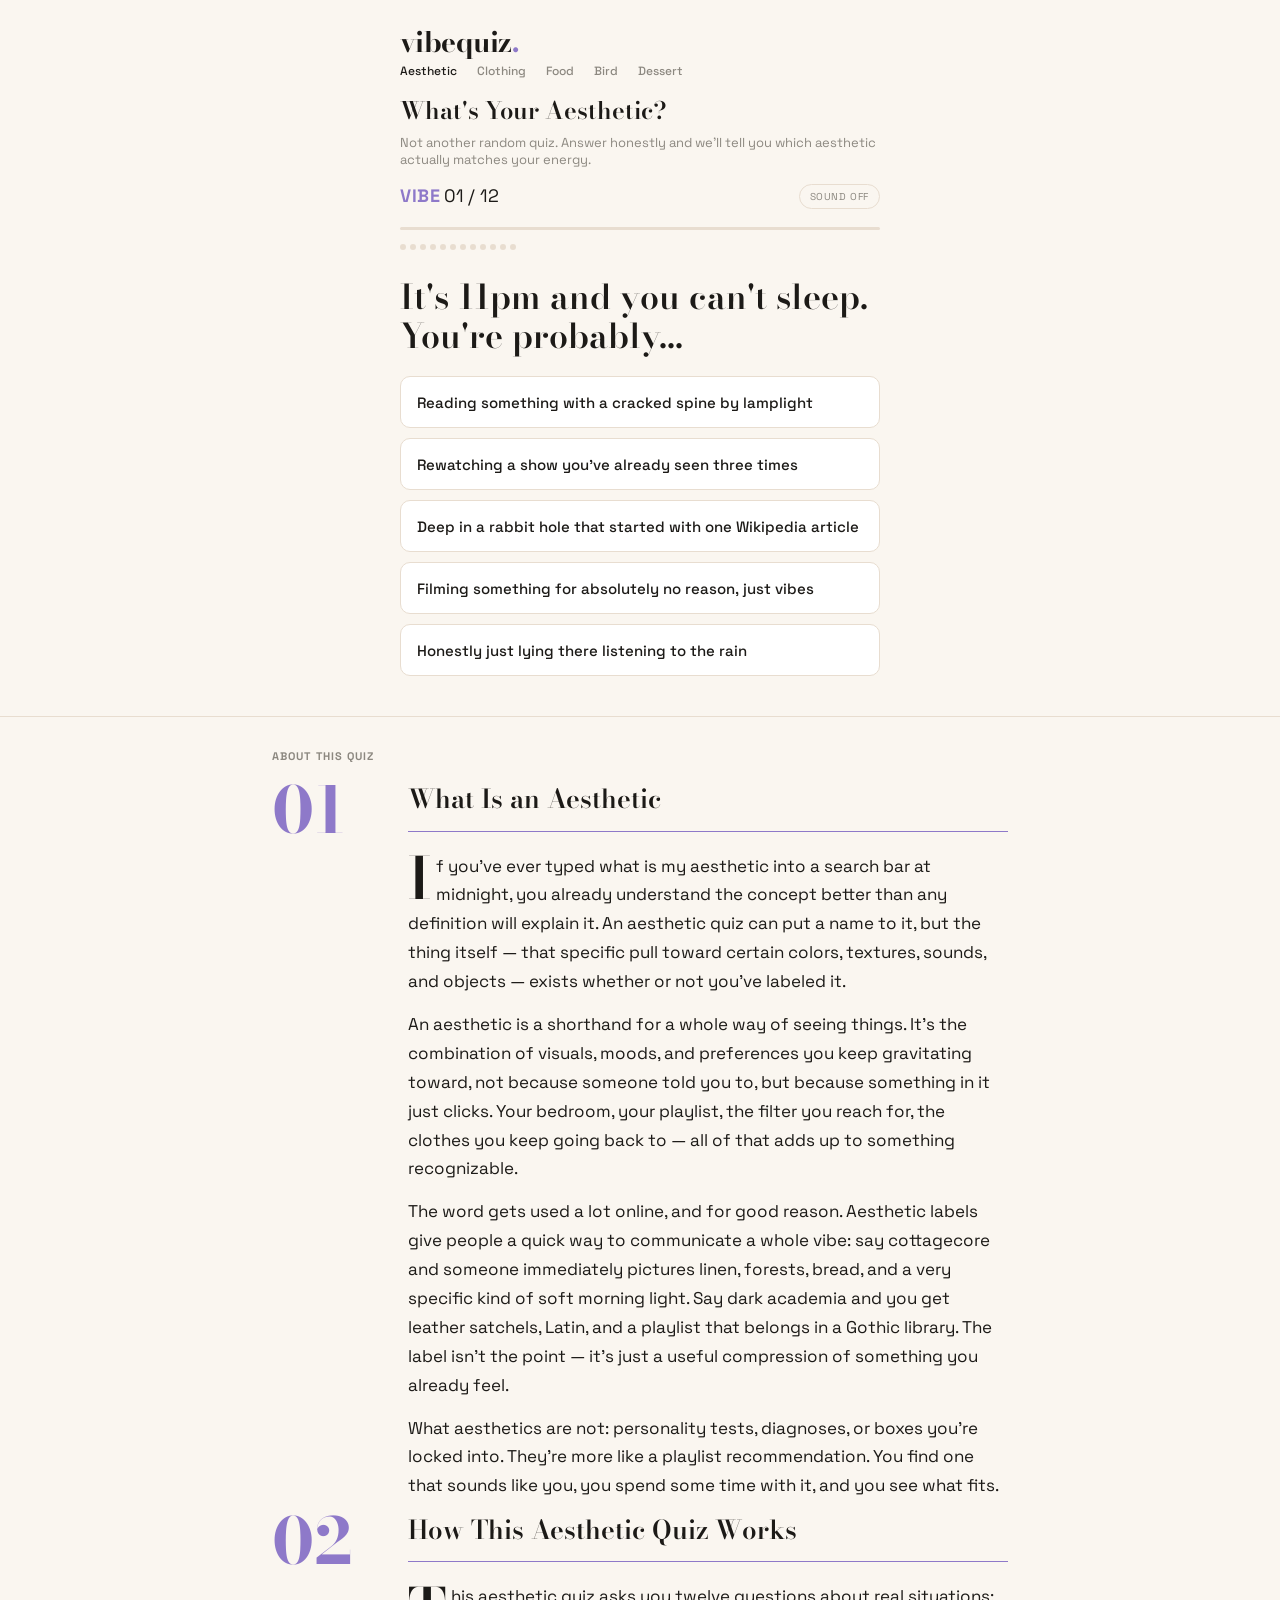
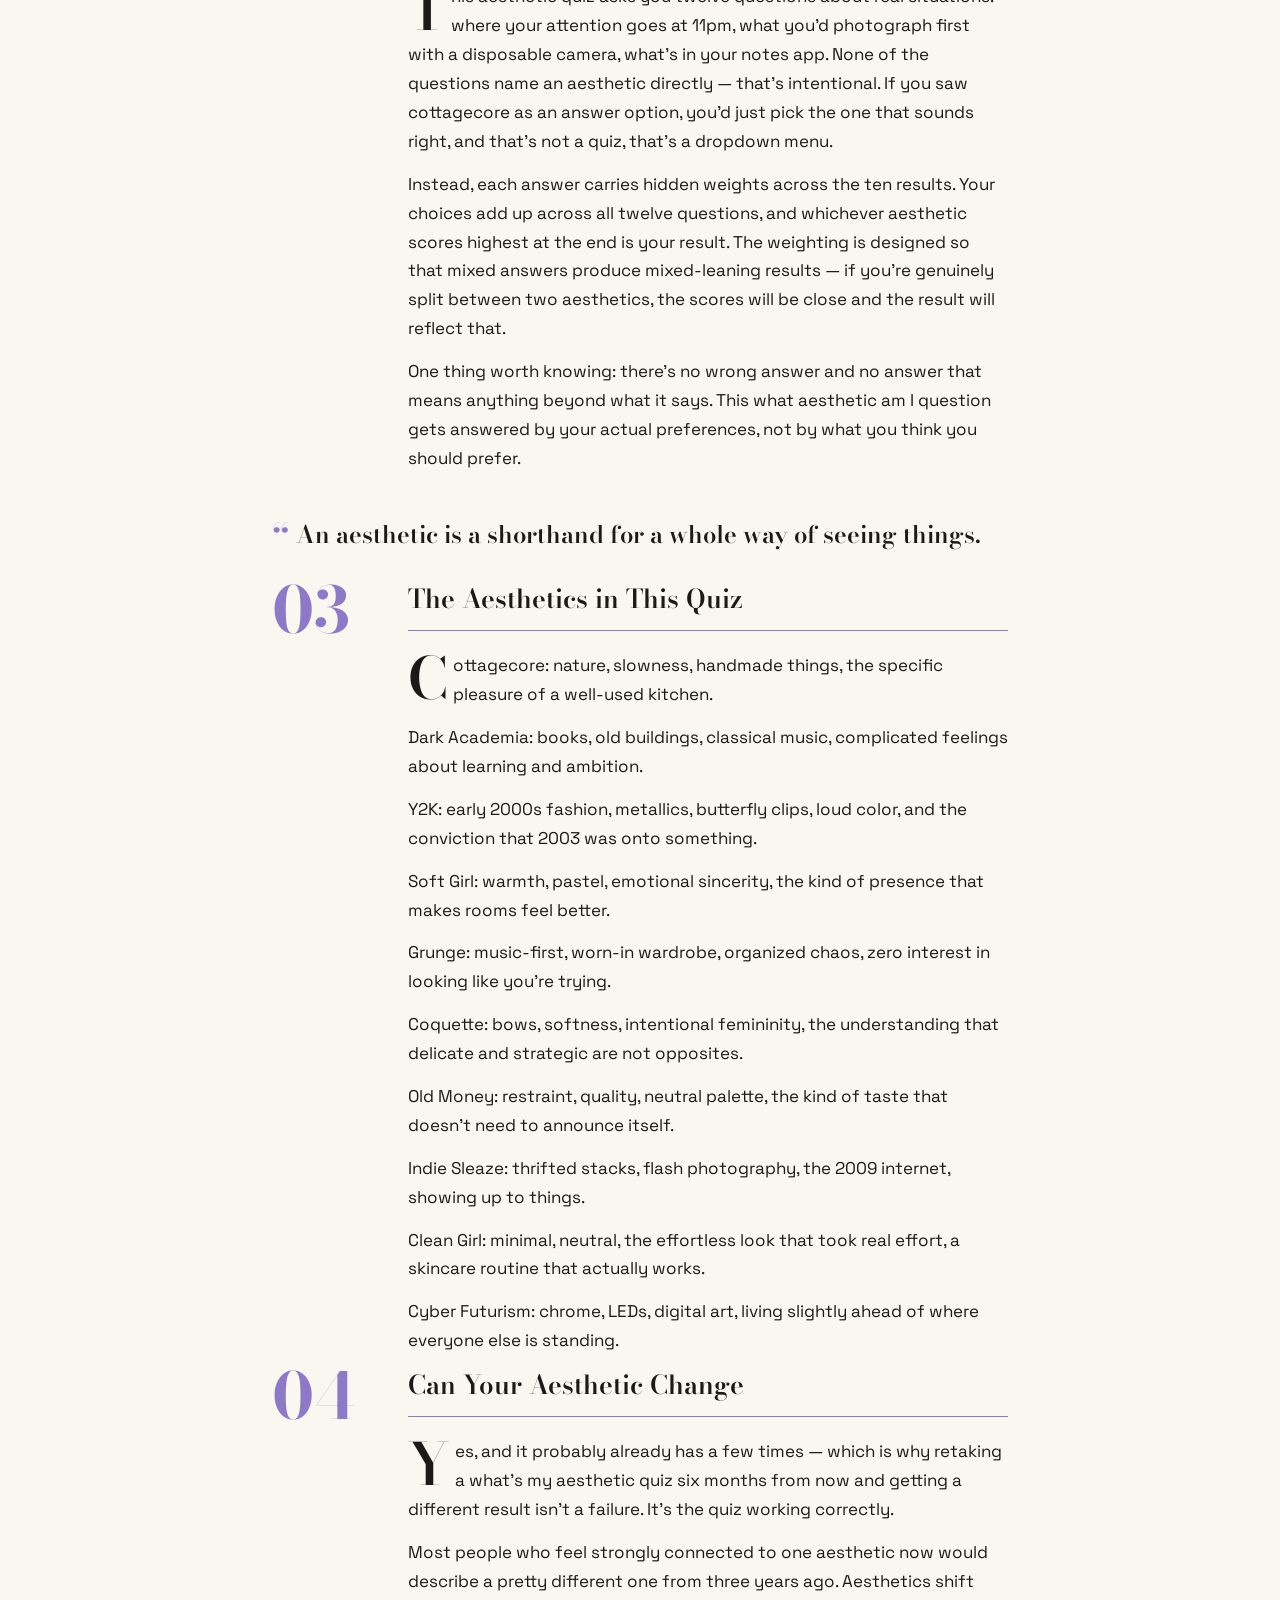
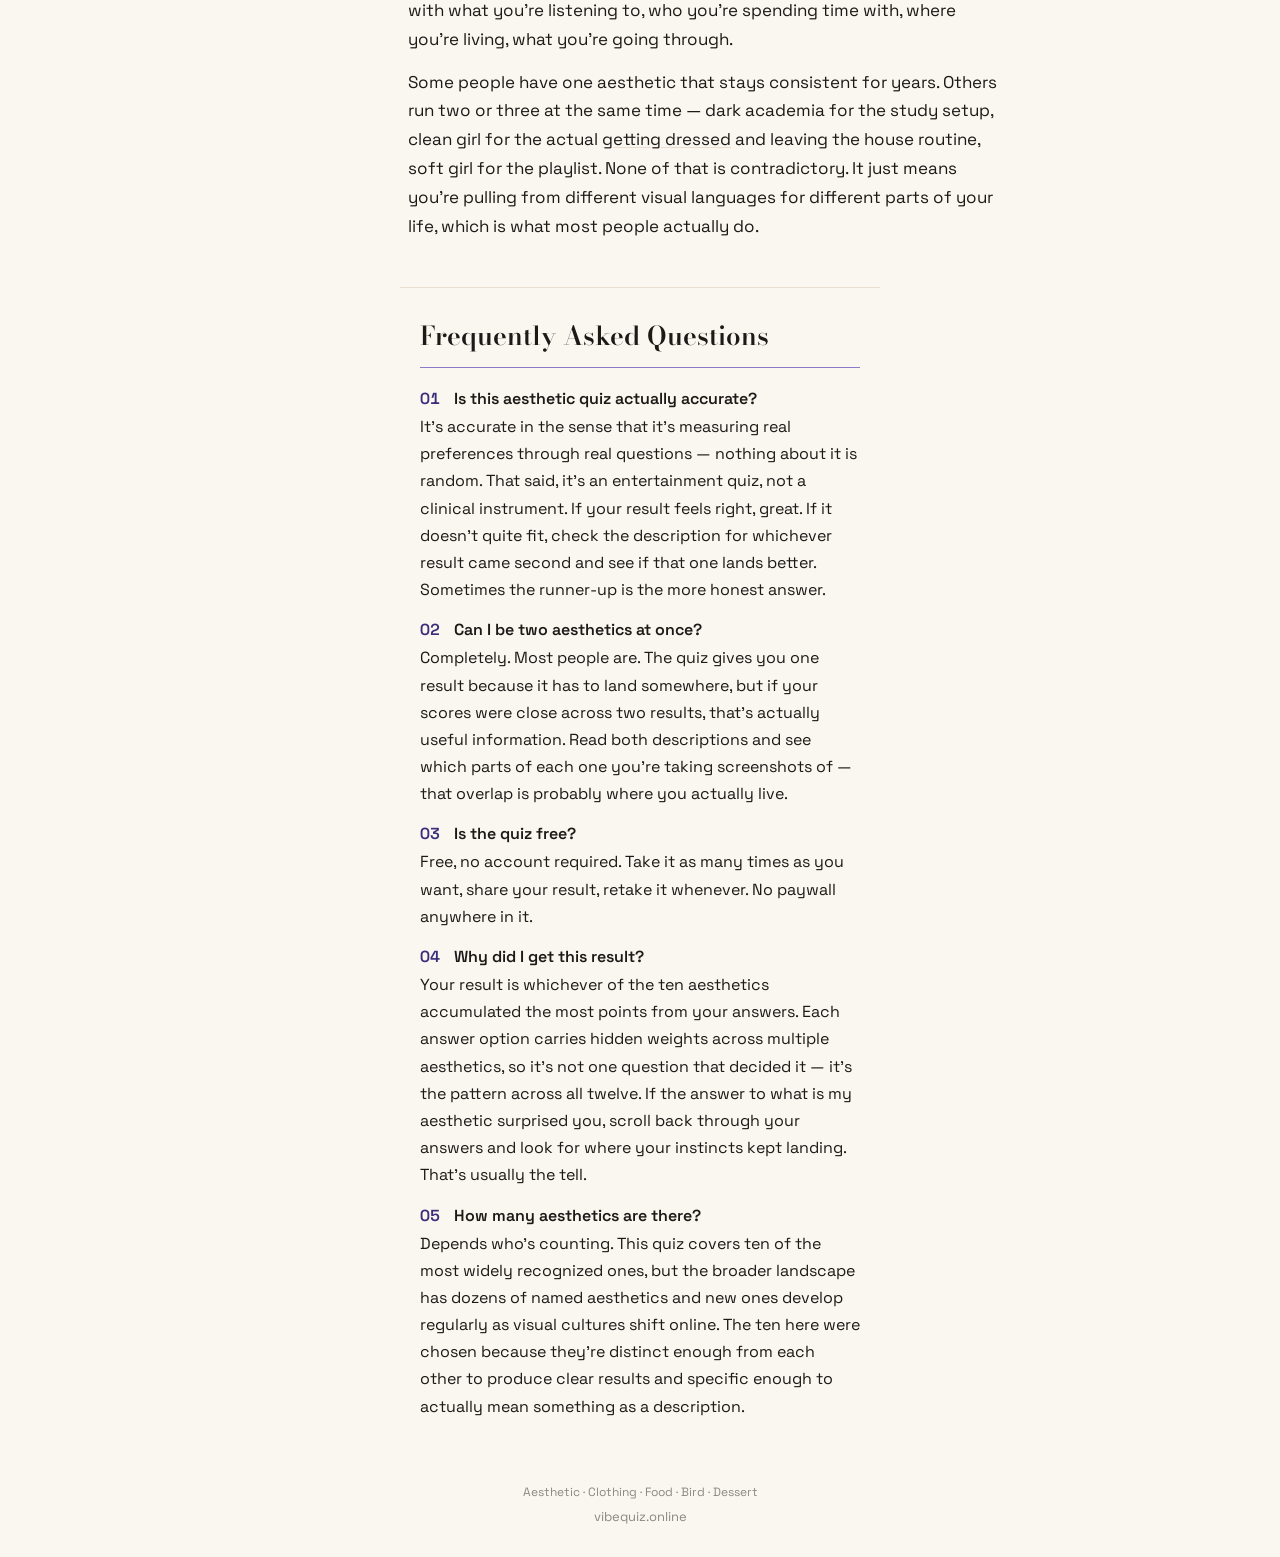
<file: aesthetic-quiz/index.html>
<!doctype html>
<html lang="en">
<head>
<meta charset="utf-8">
<meta name="viewport" content="width=device-width, initial-scale=1">
<title>What&#x27;s Your Aesthetic? Take The Quiz</title>
<meta name="description" content="Answer a few questions and find out which aesthetic actually fits you — cottagecore, dark academia, y2k, and more.">
<link rel="canonical" href="https://vibequiz.online/aesthetic-quiz/">

<link rel="icon" href="/favicon.svg" type="image/svg+xml">
<link rel="alternate icon" href="/favicon-32.png">
<link rel="apple-touch-icon" href="/apple-touch-icon.png">
<link rel="manifest" href="/site.webmanifest">
<meta name="theme-color" content="#FAF6F0">

<meta property="og:type" content="website">
<meta property="og:title" content="What&#x27;s Your Aesthetic? Take The Quiz">
<meta property="og:description" content="Answer a few questions and find out which aesthetic actually fits you — cottagecore, dark academia, y2k, and more.">
<meta property="og:url" content="https://vibequiz.online/aesthetic-quiz/">
<meta property="og:image" content="https://vibequiz.online/og-image.png">
<meta property="og:image:width" content="1200">
<meta property="og:image:height" content="630">
<meta name="twitter:card" content="summary_large_image">
<meta name="twitter:title" content="What&#x27;s Your Aesthetic? Take The Quiz">
<meta name="twitter:description" content="Answer a few questions and find out which aesthetic actually fits you — cottagecore, dark academia, y2k, and more.">
<meta name="twitter:image" content="https://vibequiz.online/og-image.png">

<link rel="preconnect" href="https://fonts.googleapis.com">
<link rel="preconnect" href="https://fonts.gstatic.com" crossorigin>
<link rel="stylesheet" href="https://fonts.googleapis.com/css2?family=Bodoni+Moda:opsz,wght@6..96,400..700&family=Space+Grotesk:wght@400..700&display=swap">
<link rel="stylesheet" href="/style.css">

<script type="application/ld+json">{"@context": "https://schema.org", "@graph": [{"@type": "Quiz", "name": "What's Your Aesthetic? Take The Quiz", "description": "Answer a few questions and find out which aesthetic actually fits you — cottagecore, dark academia, y2k, and more.", "url": "https://vibequiz.online/aesthetic-quiz/", "about": "What's Your Aesthetic?"}, {"@type": "FAQPage", "mainEntity": [{"@type": "Question", "name": "Is this aesthetic quiz actually accurate?", "acceptedAnswer": {"@type": "Answer", "text": "It's accurate in the sense that it's measuring real preferences through real questions — nothing about it is random. That said, it's an entertainment quiz, not a clinical instrument. If your result feels right, great. If it doesn't quite fit, check the description for whichever result came second and see if that one lands better. Sometimes the runner-up is the more honest answer."}}, {"@type": "Question", "name": "Can I be two aesthetics at once?", "acceptedAnswer": {"@type": "Answer", "text": "Completely. Most people are. The quiz gives you one result because it has to land somewhere, but if your scores were close across two results, that's actually useful information. Read both descriptions and see which parts of each one you're taking screenshots of — that overlap is probably where you actually live."}}, {"@type": "Question", "name": "Is the quiz free?", "acceptedAnswer": {"@type": "Answer", "text": "Free, no account required. Take it as many times as you want, share your result, retake it whenever. No paywall anywhere in it."}}, {"@type": "Question", "name": "Why did I get this result?", "acceptedAnswer": {"@type": "Answer", "text": "Your result is whichever of the ten aesthetics accumulated the most points from your answers. Each answer option carries hidden weights across multiple aesthetics, so it's not one question that decided it — it's the pattern across all twelve. If the answer to what is my aesthetic surprised you, scroll back through your answers and look for where your instincts kept landing. That's usually the tell."}}, {"@type": "Question", "name": "How many aesthetics are there?", "acceptedAnswer": {"@type": "Answer", "text": "Depends who's counting. This quiz covers ten of the most widely recognized ones, but the broader landscape has dozens of named aesthetics and new ones develop regularly as visual cultures shift online. The ten here were chosen because they're distinct enough from each other to produce clear results and specific enough to actually mean something as a description."}}]}]}</script>

<!-- Replace with real GA4 ID -->
<script async src="https://www.googletagmanager.com/gtag/js?id=G-XXXXXXXXXX"></script>
<script>
  window.dataLayer = window.dataLayer || [];
  function gtag(){dataLayer.push(arguments);}
  gtag('js', new Date());
  gtag('config', 'G-XXXXXXXXXX');
</script>
</head>
<body>

<header class="quiz-header">
  <div class="wrap">
    <a href="/" class="logo">vibequiz<span class="logo-mark">.</span></a>
    <nav class="site-nav" aria-label="All quizzes">
<span class="site-nav-current" aria-current="page">Aesthetic</span>
<a href="/aesthetic-quiz-clothing/index.html">Clothing</a>
<a href="/what-food-am-i/index.html">Food</a>
<a href="/what-bird-am-i/index.html">Bird</a>
<a href="/what-dessert-am-i/index.html">Dessert</a>
</nav>
  </div>
</header>

<main class="wrap">
  <h1 class="quiz-h1">What&#x27;s Your Aesthetic?</h1>
  <p class="quiz-intro">Not another random quiz. Answer honestly and we&#x27;ll tell you which aesthetic actually matches your energy.</p>

  <div id="quiz-app" data-slug="aesthetic-quiz">
    <noscript>
      <p class="no-js-note">Enable JavaScript to take this quiz.</p>
    </noscript>
  </div>

  <div id="results-app" hidden></div>

  <section id="all-results">
    <h2 class="visually-hidden">All Aesthetics</h2>
    <div class="all-results-item">
<h3>Cottagecore</h3>
<p class="all-results-verdict">Your aesthetic is basically a love letter to slowing down.</p>
<p id="ar-desc-cottagecore">Your aesthetic is basically a love letter to slowing down. Cottagecore is the one that looks at a hectic world and goes: no thanks, I have a windowsill to water. The room is full of plants with names. There&#x27;s a wooden spoon somewhere that gets genuinely used. The playlist has at least one song with a mandolin in it, rotating between folk, indie folk, and that one Weyes Blood album you&#x27;ve recommended to three people.

Fashion-wise, you&#x27;re reaching for prairie dresses, knit cardigans, and boots that have clearly been outside. Nothing matches in a way you planned, but it works anyway. Your Amazon wishlist is 90% vintage things you could find for two dollars at any yard sale, but the specific listing has better photos. That&#x27;s fine. That&#x27;s very you.

Lean into it by picking up one actual slow skill: baking, pressing flowers, growing something. The aesthetic gets more interesting when there&#x27;s a real practice underneath it.

For your username or bio, think soft nature words, something with moss or field or sunday, lowercase, maybe a leaf emoji if you&#x27;re feeling it.</p>
</div>
<div class="all-results-item">
<h3>Dark Academia</h3>
<p class="all-results-verdict">There&#x27;s a whole mood happening with you, and it starts with the fact that you&#x27;d rather be in a library right now.</p>
<p id="ar-desc-dark_academia">There&#x27;s a whole mood happening with you, and it starts with the fact that you&#x27;d rather be in a library right now. Dark academia is long coats, complicated feelings about knowledge, and an entire personality built around the way old buildings smell. It&#x27;s reading for the sake of it, arguing about things that don&#x27;t matter, and somehow looking put-together while clearly not sleeping enough.

You have opinions about fountain pens. This is not a criticism.

The wardrobe: plaid, blazers, turtlenecks in brown and forest green, oxfords that have been re-soled at least once. Music is the backbone — something classical at a volume that makes you feel like a character, or post-punk, or that one shoegaze album that&#x27;s basically a philosophy. The room has books stacked on books, a desk lamp doing real work, and a painting or print where everyone looks vaguely sad.

Lean in by actually finishing one of the unread books on your nightstand. Pick the thinnest one. It counts.

For your username, reach for Latin phrases, old names, literary references — something lowercase that sounds like the title of a poem written in a notebook in 1923.</p>
</div>
<div class="all-results-item">
<h3>Y2K</h3>
<p class="all-results-verdict">Loud, shiny, and completely unapologetic about it.</p>
<p id="ar-desc-y2k">Loud, shiny, and completely unapologetic about it. Y2K is the aesthetic that remembers when fashion was having an unhinged moment and thinks: actually, that was correct. Low-rise everything, butterfly clips, metallics, tiny bags that hold exactly one item, and pink in its most saturated form.

The wardrobe mixes genuine vintage with current pieces that read vintage, with a strong bias toward anything that catches light. Denim shows up a lot but it&#x27;s always doing something interesting. Music is a mix of pop that never actually went away and hyperpop that sounds like what people in 2001 imagined the future would sound like — both playlists are non-negotiable and non-overlapping.

You&#x27;ve justified at least one impractical purchase by saying it&#x27;s giving era. That was a reasonable justification and we&#x27;re not taking it back.

Phone wallpaper has a Y2K filter or looks like a screensaver from 2003. The whole point of this aesthetic is that it&#x27;s a little much, and a little much is the point. Lean in by not second-guessing the silhouette.

Your bio or username wants to be short and sparkly: abbreviations, numbers, a reference only some people will get, maybe one sparkle emoji used correctly.</p>
</div>
<div class="all-results-item">
<h3>Soft Girl</h3>
<p class="all-results-verdict">There&#x27;s a warmth to your whole vibe that people notice without being able to explain it.</p>
<p id="ar-desc-soft_girl">There&#x27;s a warmth to your whole vibe that people notice without being able to explain it. Soft girl is less about a fixed look and more about a feeling — something gentle, a little sweet, the kind of presence that makes a space feel better than it was before you walked in. Big hoodies, plushies in the background of photos, and being genuinely enthusiastic about things you love: that&#x27;s the whole operating system.

The wardrobe leans pastel, cozy, and considered. There&#x27;s probably a cardigan involved. Accessories are cute rather than statement-making — a small hair clip here, a charm there. Music is emotional pop, bedroom pop, R&amp;B, comfort artists you&#x27;ve been listening to since high school. Your room is soft-lit and lived-in, the kind of space that makes visitors immediately want to sit on the floor.

Your quick photo of a coffee takes four attempts and is still somehow the most natural-looking one. That&#x27;s a skill, actually.

Lean into it by not apologizing for liking what you like. The whole move is sincerity, and sincerity is genuinely hard to pull off.

For your bio, something warm and a little playful — maybe a short phrase that sounds like a comfort show title card, lowercase, a soft emoji or two used sparingly.</p>
</div>
<div class="all-results-item">
<h3>Grunge</h3>
<p class="all-results-verdict">The music came first and the rest followed.</p>
<p id="ar-desc-grunge">The music came first and the rest followed. Grunge is built from the inside out — the records, the shows, the artists you actually care about — and the wardrobe is just what happens when you dress around that. Band shirts, flannels, jeans that have earned their distressing, boots with a story. Layering is instinctive rather than planned. Nothing about it is trying to signal anything, which is exactly why it does.

You have strong opinions about authenticity for someone who also owns three things with flames on them, and you&#x27;re right on both counts.

The room has organized chaos to it: records, posters with some wear, something that came from a dumpster and turned out to be perfect. There&#x27;s no phone wallpaper strategy here — it&#x27;s either a concert shot, something grimy and intentional, or whatever shipped with the phone because changing it wasn&#x27;t a priority.

Lean in by going deeper into the music. Follow one artist back through their influences and keep going. The visual identity takes care of itself from there.

Username or bio: short, lowercase, no explanation offered. Something that sounds like a lyric without being one.</p>
</div>
<div class="all-results-item">
<h3>Coquette</h3>
<p class="all-results-verdict">The room tells you a lot.</p>
<p id="ar-desc-coquette">The room tells you a lot: soft lighting, something floral, a vanity or at least a good mirror, the specific kind of clutter that looks curated rather than accidental. Coquette is an aesthetic that understands pretty is not passive — it takes thought, and the thought shows. Bows, ribbons, lace at unexpected moments, a perfume that people remember after you&#x27;ve left.

The wardrobe runs pink, cream, dusty rose, and occasionally black because contrast earns its place. The details do the work: the shoes, the bag, the hair accessory that took three minutes to place correctly. Music is romantic and occasionally dramatic — the kind of playlist that sounds like it belongs in a film where someone writes letters.

Your Notes app has at least one paragraph that reads like a Victorian letter you never sent. You know which one.

Phone wallpaper is floral, or vintage, or something that looks like it was shot on film somewhere with better weather. Lean in by committing to the detail — coquette lives in the small choices, the specific bow, the right lip color, the particular vintage print that makes the whole outfit make sense.

Your username should sound like a name from a novel: something soft and a little mysterious, lowercase, possibly French.</p>
</div>
<div class="all-results-item">
<h3>Old Money</h3>
<p class="all-results-verdict">Restraint that communicates more than loudness ever could.</p>
<p id="ar-desc-old_money">Restraint that communicates more than loudness ever could. Old money is the blazer worn casually, the good leather, the preference for quality over quantity, and a general operating principle that taste is something you either have or quietly develop — either way, you don&#x27;t announce it.

The wardrobe is neutral, structured, and investment-minded: beige, navy, cream, camel. Things that fit well. Nothing that expires by next season. Music is jazz, classical, or indie with a certain kind of composure — whatever plays in hotel lobbies that actually has a playlist worth tracking down. The room is clean and considered, a few meaningful objects rather than a lot of things, probably a bookshelf, probably a plant that has been alive for years without drama.

You&#x27;ve described something as understated while wearing a coat that costs more than some people&#x27;s rent, and you were correct on both counts.

Lean in by picking one thing in your wardrobe or space to upgrade properly — not trendy, just good. The whole aesthetic is an argument for that one decision repeated over time.

Your bio should be spare. One line that says everything. No hashtags, no explanation.</p>
</div>
<div class="all-results-item">
<h3>Indie Sleaze</h3>
<p class="all-results-verdict">The flash photos, the vintage finds, the general sense that something slightly chaotic and very fun is either about to happen or just did.</p>
<p id="ar-desc-indie_sleaze">The flash photos, the vintage finds, the general sense that something slightly chaotic and very fun is either about to happen or just did. Indie sleaze is the 2009 internet that never fully left — now back with better archiving and the same energy.

The wardrobe is thrifted and stacked: oversized leather jacket over something small, jeans that sit weird in a way that works, shoes with personality, accessories that look found rather than bought. The room is layered — prints and photos and things collected rather than purchased, the kind of space where every object has a story that came out at a party once. Music is the whole canon: The Strokes, Yeah Yeah Yeahs, whatever music blog was posting in 2008, and newer artists who clearly understand the assignment.

You&#x27;ve taken a candid photo that took four tries to look sufficiently candid. The final one was worth it.

Lean in by actually going to the show, the market, the late thing. This aesthetic needs experiences to feed it — it doesn&#x27;t work as a mood board alone.

Your username wants to be something lowercase with an obscure reference, slightly cryptic, sounds better said out loud than written down.</p>
</div>
<div class="all-results-item">
<h3>Clean Girl</h3>
<p class="all-results-verdict">Effortless is the word people use, and you&#x27;ve put real effort into earning it.</p>
<p id="ar-desc-clean_girl">Effortless is the word people use, and you&#x27;ve put real effort into earning it — which is its own skill and you deserve the credit. Clean girl is the slicked-back bun, the gold hoops, the skincare routine that genuinely works, and the organizing principle that a clear surface is a clear mind.

The no-makeup makeup took longer than most people&#x27;s full face, and it looks incredible. That&#x27;s the whole aesthetic: invisible work, visible result.

The room is organized in a way that feels natural rather than staged — surfaces clear, one plant, good light. Music is curated and ambient: focus playlists, soft pop, whatever plays in the kind of coffee shop that has a single orchid on each table. The wardrobe is neutral and intentional — good basics, pieces that work together, nothing surplus. White, beige, brown, the occasional color that doesn&#x27;t need to announce itself.

Lean in by auditing one area of your space or routine that still has friction. The aesthetic is really just an argument for removing what doesn&#x27;t need to be there.

Your bio should be spare — three words or one clean sentence, and let the white space do the rest.</p>
</div>
<div class="all-results-item">
<h3>Cyber Futurism</h3>
<p class="all-results-verdict">You live a little bit ahead of where everyone else is standing.</p>
<p id="ar-desc-cyber_futurism">You live a little bit ahead of where everyone else is standing. Cyber futurism is what happens when you look at the present and find it slightly behind schedule, pulling instead toward chrome, glass, neon, and whatever technology hasn&#x27;t been invented yet but should be. It&#x27;s not nostalgia for a past that happened — it&#x27;s nostalgia for a future that&#x27;s still arriving.

The room has a setup: screens, LEDs, clean cables, the sense that something is running. Phone wallpaper is digital art, glitch aesthetics, or a dark-mode abstract that took twenty minutes to find and is genuinely good. Music is electronic, hyperpop, ambient, something that sounds like it was composed in a clean white room with no windows and excellent acoustics.

The wardrobe is sleek and structural: monochrome, metallics, pieces with an interesting silhouette that look like they have a function. Black and silver are working hard. You&#x27;ve explained to at least one person why a current piece of technology is already outdated. They didn&#x27;t ask. You were right.

Lean in by learning one actual technical skill. The aesthetic gets more interesting when there&#x27;s genuine capability behind it.

For your handle, something that reads like a username from the jump: clean, forward-facing, maybe a number, maybe an underscore, nothing decorative that isn&#x27;t doing a job.</p>
</div>
  </section>

  <article id="quiz-article">
    <span class="article-kicker">About This Quiz</span>
<div class="article-grid">
<section class="article-section">
<span class="section-number">01</span>
<div class="section-body">
<h2>What Is an Aesthetic</h2>
<p>If you&#x27;ve ever typed what is my aesthetic into a search bar at midnight, you already understand the concept better than any definition will explain it. An aesthetic quiz can put a name to it, but the thing itself — that specific pull toward certain colors, textures, sounds, and objects — exists whether or not you&#x27;ve labeled it.</p>
<p>An aesthetic is a shorthand for a whole way of seeing things. It&#x27;s the combination of visuals, moods, and preferences you keep gravitating toward, not because someone told you to, but because something in it just clicks. Your bedroom, your playlist, the filter you reach for, the clothes you keep going back to — all of that adds up to something recognizable.</p>
<p>The word gets used a lot online, and for good reason. Aesthetic labels give people a quick way to communicate a whole vibe: say cottagecore and someone immediately pictures linen, forests, bread, and a very specific kind of soft morning light. Say dark academia and you get leather satchels, Latin, and a playlist that belongs in a Gothic library. The label isn&#x27;t the point — it&#x27;s just a useful compression of something you already feel.</p>
<p>What aesthetics are not: personality tests, diagnoses, or boxes you&#x27;re locked into. They&#x27;re more like a playlist recommendation. You find one that sounds like you, you spend some time with it, and you see what fits.</p>
</div>
</section>
<section class="article-section">
<span class="section-number">02</span>
<div class="section-body">
<h2>How This Aesthetic Quiz Works</h2>
<p>This aesthetic quiz asks you twelve questions about real situations: where your attention goes at 11pm, what you&#x27;d photograph first with a disposable camera, what&#x27;s in your notes app. None of the questions name an aesthetic directly — that&#x27;s intentional. If you saw cottagecore as an answer option, you&#x27;d just pick the one that sounds right, and that&#x27;s not a quiz, that&#x27;s a dropdown menu.</p>
<p>Instead, each answer carries hidden weights across the ten results. Your choices add up across all twelve questions, and whichever aesthetic scores highest at the end is your result. The weighting is designed so that mixed answers produce mixed-leaning results — if you&#x27;re genuinely split between two aesthetics, the scores will be close and the result will reflect that.</p>
<p>One thing worth knowing: there&#x27;s no wrong answer and no answer that means anything beyond what it says. This what aesthetic am I question gets answered by your actual preferences, not by what you think you should prefer.</p>
</div>
</section>
<blockquote class="pull-quote" aria-hidden="true">An aesthetic is a shorthand for a whole way of seeing things.</blockquote>
<section class="article-section">
<span class="section-number">03</span>
<div class="section-body">
<h2>The Aesthetics in This Quiz</h2>
<p>Cottagecore: nature, slowness, handmade things, the specific pleasure of a well-used kitchen.</p>
<p>Dark Academia: books, old buildings, classical music, complicated feelings about learning and ambition.</p>
<p>Y2K: early 2000s fashion, metallics, butterfly clips, loud color, and the conviction that 2003 was onto something.</p>
<p>Soft Girl: warmth, pastel, emotional sincerity, the kind of presence that makes rooms feel better.</p>
<p>Grunge: music-first, worn-in wardrobe, organized chaos, zero interest in looking like you&#x27;re trying.</p>
<p>Coquette: bows, softness, intentional femininity, the understanding that delicate and strategic are not opposites.</p>
<p>Old Money: restraint, quality, neutral palette, the kind of taste that doesn&#x27;t need to announce itself.</p>
<p>Indie Sleaze: thrifted stacks, flash photography, the 2009 internet, showing up to things.</p>
<p>Clean Girl: minimal, neutral, the effortless look that took real effort, a skincare routine that actually works.</p>
<p>Cyber Futurism: chrome, LEDs, digital art, living slightly ahead of where everyone else is standing.</p>
</div>
</section>
<section class="article-section">
<span class="section-number">04</span>
<div class="section-body">
<h2>Can Your Aesthetic Change</h2>
<p>Yes, and it probably already has a few times — which is why retaking a what&#x27;s my aesthetic quiz six months from now and getting a different result isn&#x27;t a failure. It&#x27;s the quiz working correctly.</p>
<p>Most people who feel strongly connected to one aesthetic now would describe a pretty different one from three years ago. Aesthetics shift with what you&#x27;re listening to, who you&#x27;re spending time with, where you&#x27;re living, what you&#x27;re going through.</p>
<p>Some people have one aesthetic that stays consistent for years. Others run two or three at the same time — dark academia for the study setup, clean girl for the actual <a href="/aesthetic-quiz-clothing/index.html">getting dressed</a> and leaving the house routine, soft girl for the playlist. None of that is contradictory. It just means you&#x27;re pulling from different visual languages for different parts of your life, which is what most people actually do.</p>
</div>
</section>
</div>
  </article>

  <section id="quiz-faq">
    <h2>Frequently Asked Questions</h2>
    <div class="faq-item">
<h3><span class="faq-number">01</span>Is this aesthetic quiz actually accurate?</h3>
<p>It&#x27;s accurate in the sense that it&#x27;s measuring real preferences through real questions — nothing about it is random. That said, it&#x27;s an entertainment quiz, not a clinical instrument. If your result feels right, great. If it doesn&#x27;t quite fit, check the description for whichever result came second and see if that one lands better. Sometimes the runner-up is the more honest answer.</p>
</div>
<div class="faq-item">
<h3><span class="faq-number">02</span>Can I be two aesthetics at once?</h3>
<p>Completely. Most people are. The quiz gives you one result because it has to land somewhere, but if your scores were close across two results, that&#x27;s actually useful information. Read both descriptions and see which parts of each one you&#x27;re taking screenshots of — that overlap is probably where you actually live.</p>
</div>
<div class="faq-item">
<h3><span class="faq-number">03</span>Is the quiz free?</h3>
<p>Free, no account required. Take it as many times as you want, share your result, retake it whenever. No paywall anywhere in it.</p>
</div>
<div class="faq-item">
<h3><span class="faq-number">04</span>Why did I get this result?</h3>
<p>Your result is whichever of the ten aesthetics accumulated the most points from your answers. Each answer option carries hidden weights across multiple aesthetics, so it&#x27;s not one question that decided it — it&#x27;s the pattern across all twelve. If the answer to what is my aesthetic surprised you, scroll back through your answers and look for where your instincts kept landing. That&#x27;s usually the tell.</p>
</div>
<div class="faq-item">
<h3><span class="faq-number">05</span>How many aesthetics are there?</h3>
<p>Depends who&#x27;s counting. This quiz covers ten of the most widely recognized ones, but the broader landscape has dozens of named aesthetics and new ones develop regularly as visual cultures shift online. The ten here were chosen because they&#x27;re distinct enough from each other to produce clear results and specific enough to actually mean something as a description.</p>
</div>
  </section>
</main>

<footer class="site-footer">
  <p class="footer-links"><a href="/aesthetic-quiz/index.html">Aesthetic</a>
<a href="/aesthetic-quiz-clothing/index.html">Clothing</a>
<a href="/what-food-am-i/index.html">Food</a>
<a href="/what-bird-am-i/index.html">Bird</a>
<a href="/what-dessert-am-i/index.html">Dessert</a></p>
  <p class="footer-domain">vibequiz.online</p>
</footer>

<script type="application/json" id="quiz-data">{"slug": "aesthetic-quiz", "questions": [{"id": 1, "text": "It's 11pm and you can't sleep. You're probably...", "options": [{"text": "Reading something with a cracked spine by lamplight", "weights": {"cottagecore": 1, "dark_academia": 3, "indie_sleaze": 1}}, {"text": "Rewatching a show you've already seen three times", "weights": {"soft_girl": 2, "clean_girl": 1, "y2k": 1}}, {"text": "Deep in a rabbit hole that started with one Wikipedia article", "weights": {"cyber_futurism": 2, "dark_academia": 2, "grunge": 1}}, {"text": "Filming something for absolutely no reason, just vibes", "weights": {"indie_sleaze": 3, "y2k": 2, "coquette": 1}}, {"text": "Honestly just lying there listening to the rain", "weights": {"cottagecore": 3, "soft_girl": 1, "old_money": 1}}]}, {"id": 2, "text": "Someone hands you a disposable camera. Your first shot is...", "options": [{"text": "The light coming through a dirty window", "weights": {"indie_sleaze": 3, "grunge": 2, "dark_academia": 1}}, {"text": "Your friend mid-laugh, slightly blurry, perfect", "weights": {"soft_girl": 3, "cottagecore": 2, "y2k": 1}}, {"text": "A still life you spent four minutes arranging", "weights": {"dark_academia": 2, "old_money": 3, "coquette": 1}}, {"text": "Something neon. Whatever's glowing closest to you", "weights": {"cyber_futurism": 3, "y2k": 2, "grunge": 1}}, {"text": "The dog. Always the dog", "weights": {"cottagecore": 3, "clean_girl": 2, "coquette": 1}}]}, {"id": 3, "text": "The playlist you actually listen to on the way to school or work sounds like...", "options": [{"text": "Shoegaze, post-punk, something your friend said was pretentious", "weights": {"dark_academia": 3, "grunge": 2, "indie_sleaze": 2}}, {"text": "Hyperpop and early 2000s pop that still slaps", "weights": {"y2k": 3, "cyber_futurism": 2, "coquette": 1}}, {"text": "Folk, ambient, at least one song with birds in it", "weights": {"cottagecore": 3, "soft_girl": 1, "old_money": 1}}, {"text": "Whatever's charting. No shame", "weights": {"clean_girl": 2, "y2k": 1, "soft_girl": 1}}, {"text": "Electronic, cinematic, makes you feel like the main character of something", "weights": {"cyber_futurism": 3, "old_money": 2, "coquette": 2}}]}, {"id": 4, "text": "You're decorating your room from scratch. The first thing you buy is...", "options": [{"text": "A lamp with warm light. The vibe lives and dies by the lighting", "weights": {"dark_academia": 2, "cottagecore": 2, "old_money": 2}}, {"text": "Fairy lights or something LED. It's going to glow", "weights": {"soft_girl": 2, "y2k": 2, "cyber_futurism": 2}}, {"text": "A vintage poster or print, ideally with some water damage character", "weights": {"indie_sleaze": 3, "grunge": 2, "dark_academia": 1}}, {"text": "A good mirror. Preferably arched or ornate", "weights": {"coquette": 3, "old_money": 2, "clean_girl": 1}}, {"text": "Plants. As many as the space will hold", "weights": {"cottagecore": 3, "clean_girl": 2, "indie_sleaze": 1}}]}, {"id": 5, "text": "There's a free afternoon. No plans, no obligations. You drift toward...", "options": [{"text": "A museum, bookshop, or anywhere that smells like old paper", "weights": {"dark_academia": 3, "old_money": 2, "indie_sleaze": 1}}, {"text": "Trying a recipe you've been saving for two months", "weights": {"cottagecore": 3, "soft_girl": 2, "clean_girl": 1}}, {"text": "Thrift stores until your arms give out", "weights": {"grunge": 2, "indie_sleaze": 3, "y2k": 2}}, {"text": "A walk somewhere aesthetic, phone out, not really trying, just happens", "weights": {"clean_girl": 3, "coquette": 2, "soft_girl": 1}}, {"text": "Deep customization session, app icons, wallpaper, maybe a whole new theme", "weights": {"cyber_futurism": 3, "y2k": 2, "dark_academia": 1}}]}, {"id": 6, "text": "Someone asks what you want for your birthday. You say...", "options": [{"text": "Books. Or a really good candle. Either", "weights": {"dark_academia": 2, "cottagecore": 3, "old_money": 1}}, {"text": "Something vintage, you'll know it when you see it", "weights": {"indie_sleaze": 3, "grunge": 2, "y2k": 2}}, {"text": "Perfume or a skincare thing. Something that comes in a nice box", "weights": {"coquette": 3, "old_money": 2, "clean_girl": 2}}, {"text": "Tech, a gadget, anything interesting with a screen", "weights": {"cyber_futurism": 3, "y2k": 1, "grunge": 1}}, {"text": "Just a nice day out, somewhere with good light", "weights": {"soft_girl": 3, "clean_girl": 2, "cottagecore": 1}}]}, {"id": 7, "text": "The drink in your hand right now (or in your head right now) is...", "options": [{"text": "Black coffee, no notes", "weights": {"dark_academia": 3, "grunge": 2, "old_money": 1}}, {"text": "Matcha latte, ideally in a cute cup", "weights": {"clean_girl": 3, "soft_girl": 2, "cottagecore": 1}}, {"text": "Something pink or boba or both", "weights": {"soft_girl": 2, "coquette": 3, "y2k": 2}}, {"text": "Energy drink, whatever was closest", "weights": {"grunge": 2, "cyber_futurism": 2, "indie_sleaze": 2}}, {"text": "Sparkling water or something herby from a little bottle", "weights": {"old_money": 3, "clean_girl": 2, "coquette": 1}}]}, {"id": 8, "text": "You're about to leave the house. Last thing you check before the door closes...", "options": [{"text": "Bag, keys, phone. Done", "weights": {"clean_girl": 3, "grunge": 2, "indie_sleaze": 1}}, {"text": "One last mirror check, adjust one thing, then go", "weights": {"coquette": 3, "y2k": 2, "soft_girl": 1}}, {"text": "Whether the plants got water recently", "weights": {"cottagecore": 3, "clean_girl": 1, "soft_girl": 1}}, {"text": "Headphones charged? Good. Everything else is secondary", "weights": {"dark_academia": 2, "cyber_futurism": 3, "grunge": 2}}, {"text": "If the whole outfit still makes sense together", "weights": {"old_money": 3, "indie_sleaze": 2, "y2k": 1}}]}, {"id": 9, "text": "A stranger compliments your style. Your actual internal reaction is...", "options": [{"text": "Mild surprise, but genuinely nice to hear", "weights": {"cottagecore": 2, "soft_girl": 3, "dark_academia": 1}}, {"text": "Pleased but composed. Of course", "weights": {"old_money": 3, "coquette": 2, "clean_girl": 1}}, {"text": "A little suspicious. What do they want", "weights": {"grunge": 3, "indie_sleaze": 2, "dark_academia": 2}}, {"text": "Immediately want to tell your friends", "weights": {"y2k": 3, "soft_girl": 2, "coquette": 1}}, {"text": "Already thinking about whether to post about it", "weights": {"cyber_futurism": 3, "indie_sleaze": 1, "y2k": 1}}]}, {"id": 10, "text": "Your notes app is full of...", "options": [{"text": "Half-finished thoughts and sentences that sounded good at 2am", "weights": {"dark_academia": 3, "grunge": 2, "indie_sleaze": 2}}, {"text": "Lists. Detailed, organized, satisfying lists", "weights": {"clean_girl": 3, "old_money": 2, "cyber_futurism": 1}}, {"text": "Voice memos you never went back to", "weights": {"soft_girl": 2, "cottagecore": 2, "coquette": 1}}, {"text": "Screenshots and links to things you're going to look at later", "weights": {"cyber_futurism": 3, "y2k": 2, "indie_sleaze": 1}}, {"text": "It's basically empty. You remember things", "weights": {"grunge": 3, "indie_sleaze": 2, "old_money": 1}}]}, {"id": 11, "text": "You're sending a friend a photo to show them the vibe of a place you're at. It's...", "options": [{"text": "The ceiling, for some reason. High ceilings hit different", "weights": {"dark_academia": 3, "old_money": 2, "indie_sleaze": 1}}, {"text": "Your drink on the table with good natural light", "weights": {"clean_girl": 3, "cottagecore": 2, "soft_girl": 1}}, {"text": "The most chaotic corner of the room", "weights": {"grunge": 3, "indie_sleaze": 2, "y2k": 1}}, {"text": "Something pretty and slightly pink", "weights": {"coquette": 3, "soft_girl": 1, "y2k": 1}}, {"text": "An interesting texture or pattern up close", "weights": {"cyber_futurism": 2, "dark_academia": 2, "cottagecore": 2}}]}, {"id": 12, "text": "If your ideal Saturday had a color palette, it would be...", "options": [{"text": "Browns, creams, forest green. Nothing too loud", "weights": {"dark_academia": 2, "cottagecore": 3, "old_money": 2}}, {"text": "Chrome, electric blue, whatever's most futuristic", "weights": {"cyber_futurism": 3, "y2k": 2, "grunge": 1}}, {"text": "Washed-out pastels with a little grit underneath", "weights": {"indie_sleaze": 3, "grunge": 2, "soft_girl": 1}}, {"text": "Soft pink, cream, something with a bow on it", "weights": {"coquette": 3, "soft_girl": 2, "y2k": 1}}, {"text": "Clean white with one statement color. Minimal", "weights": {"clean_girl": 3, "old_money": 2, "cyber_futurism": 1}}]}], "results": {"cottagecore": {"name": "Cottagecore", "emoji": "🌿", "palette": {"bg": ["#8FAF7E", "#D4C5A9", "#F0E8D8"], "text": "#F5F0E8", "tag": "#6B8A5E", "texture": "grain"}, "signals": ["garden", "linen", "mason jars", "slow mornings"], "fragments": ["baking bread from scratch", "pressed flowers in books", "hand-me-down quilts", "the smell of rain on grass", "tending something slowly"], "verdict": "Your aesthetic is basically a love letter to slowing down."}, "dark_academia": {"name": "Dark Academia", "emoji": "📚", "palette": {"bg": ["#2D2449", "#1a1a2e", "#0d0d1a"], "text": "#e8e0f8", "tag": "#9d8fd4", "texture": "lines"}, "signals": ["candlelight", "old libraries", "wool coats", "handwritten notes"], "fragments": ["marginalia in secondhand books", "rain against library windows", "long words you had to look up", "tea gone cold while reading", "staying up for one more chapter"], "verdict": "There's a whole mood happening with you, and it starts with the fact that you'd rather be in a library right now."}, "y2k": {"name": "Y2K", "emoji": "💿", "palette": {"bg": ["#FF2D78", "#C0C0C0", "#FF69B4"], "text": "#FFFFFF", "tag": "#FF2D78", "texture": "dots"}, "signals": ["butterfly clips", "flip phones", "chrome", "low-rise"], "fragments": ["gel pens and glitter", "disposable camera flashes", "chunky highlights", "text tones from 2003", "everything a little bit shiny"], "verdict": "Loud, shiny, and completely unapologetic about it."}, "soft_girl": {"name": "Soft Girl", "emoji": "🍓", "palette": {"bg": ["#F2C4CE", "#E8D5F0", "#FDE8F0"], "text": "#5C3D5C", "tag": "#C4849C", "texture": "none"}, "signals": ["pastel", "bows", "matcha", "soft focus"], "fragments": ["oversized cardigans", "strawberry milk", "soft piano covers", "journaling in pastel gel pens", "afternoon naps in sunlight"], "verdict": "There's a warmth to your whole vibe that people notice without being able to explain it."}, "grunge": {"name": "Grunge", "emoji": "🖤", "palette": {"bg": ["#1A1A1A", "#3D3535", "#2A2020"], "text": "#E8E0D8", "tag": "#8C7070", "texture": "grain"}, "signals": ["ripped denim", "band tees", "smudged liner", "static"], "fragments": ["thrifted flannel", "skipping the encore", "black coffee no sugar", "scuffed boots", "loud music, quiet room"], "verdict": "The music came first and the rest followed."}, "coquette": {"name": "Coquette", "emoji": "🎀", "palette": {"bg": ["#E8C4CC", "#D4A0B0", "#F0E0E8"], "text": "#4A2030", "tag": "#C48090", "texture": "lines"}, "signals": ["lace trim", "ballet flats", "silk ribbon", "pearl clips"], "fragments": ["hair ribbons tied just so", "handwritten love notes", "vintage lockets", "ballet flats on cobblestone", "soft power, sharp edges"], "verdict": "The room tells you a lot."}, "old_money": {"name": "Old Money", "emoji": "🎾", "palette": {"bg": ["#2C3E2D", "#4A5C3E", "#1E2E20"], "text": "#F0ECD8", "tag": "#8C9C70", "texture": "none"}, "signals": ["cashmere", "sailing", "monograms", "quiet luxury"], "fragments": ["linen blazers", "family boat trips", "quiet dinners, good wine", "monogrammed everything", "old houses with good bones"], "verdict": "Restraint that communicates more than loudness ever could."}, "indie_sleaze": {"name": "Indie Sleaze", "emoji": "📸", "palette": {"bg": ["#1A1A2E", "#16213E", "#0F3460"], "text": "#E8E0F8", "tag": "#7070C4", "texture": "grain"}, "signals": ["disposable cameras", "smeared mascara", "house parties", "skinny jeans"], "fragments": ["cigarettes on a fire escape", "flash photography at 2am", "borrowed leather jackets", "messy eyeliner by choice", "sleeping through the alarm"], "verdict": "The flash photos, the vintage finds, the general sense that something slightly chaotic and very fun is either about to happen or just did."}, "clean_girl": {"name": "Clean Girl", "emoji": "✨", "palette": {"bg": ["#F5F0E8", "#E8E0D0", "#D8D0C0"], "text": "#1C1A17", "tag": "#8C8880", "texture": "none"}, "signals": ["slicked bun", "glass skin", "gold hoops", "minimal"], "fragments": ["green juice mornings", "slicked back buns", "five-step skincare", "gold hoops, no other jewelry", "everything a little effortless"], "verdict": "Effortless is the word people use, and you've put real effort into earning it."}, "cyber_futurism": {"name": "Cyber Futurism", "emoji": "🖥", "palette": {"bg": ["#0A0A1A", "#0D1B2A", "#001233"], "text": "#00F5FF", "tag": "#0099CC", "texture": "scanlines"}, "signals": ["neon grid", "holograms", "chrome nails", "glitch"], "fragments": ["neon reflections in puddles", "chrome everything", "synth basslines", "screens at 2am", "the future, but make it now"], "verdict": "You live a little bit ahead of where everyone else is standing."}}}</script>
<script src="/quiz-engine.min.js" defer></script>
</body>
</html>
</file>
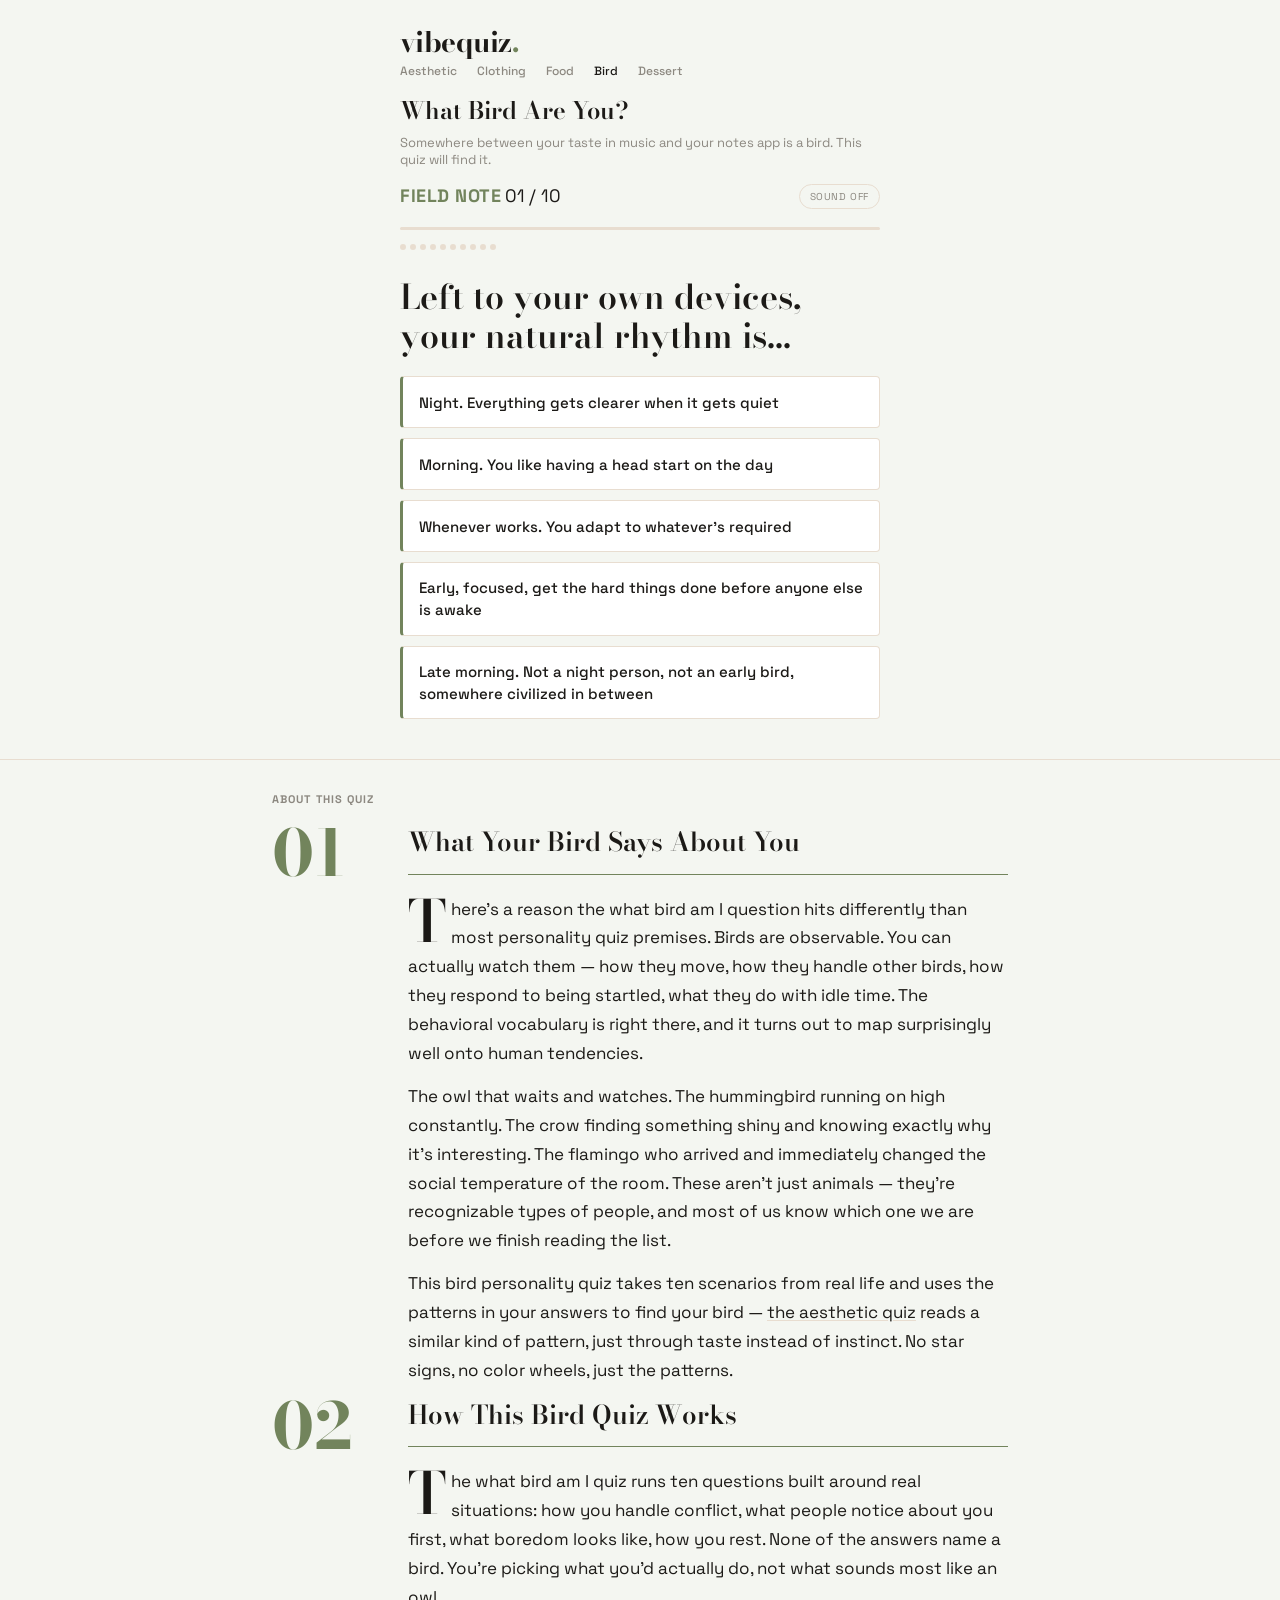
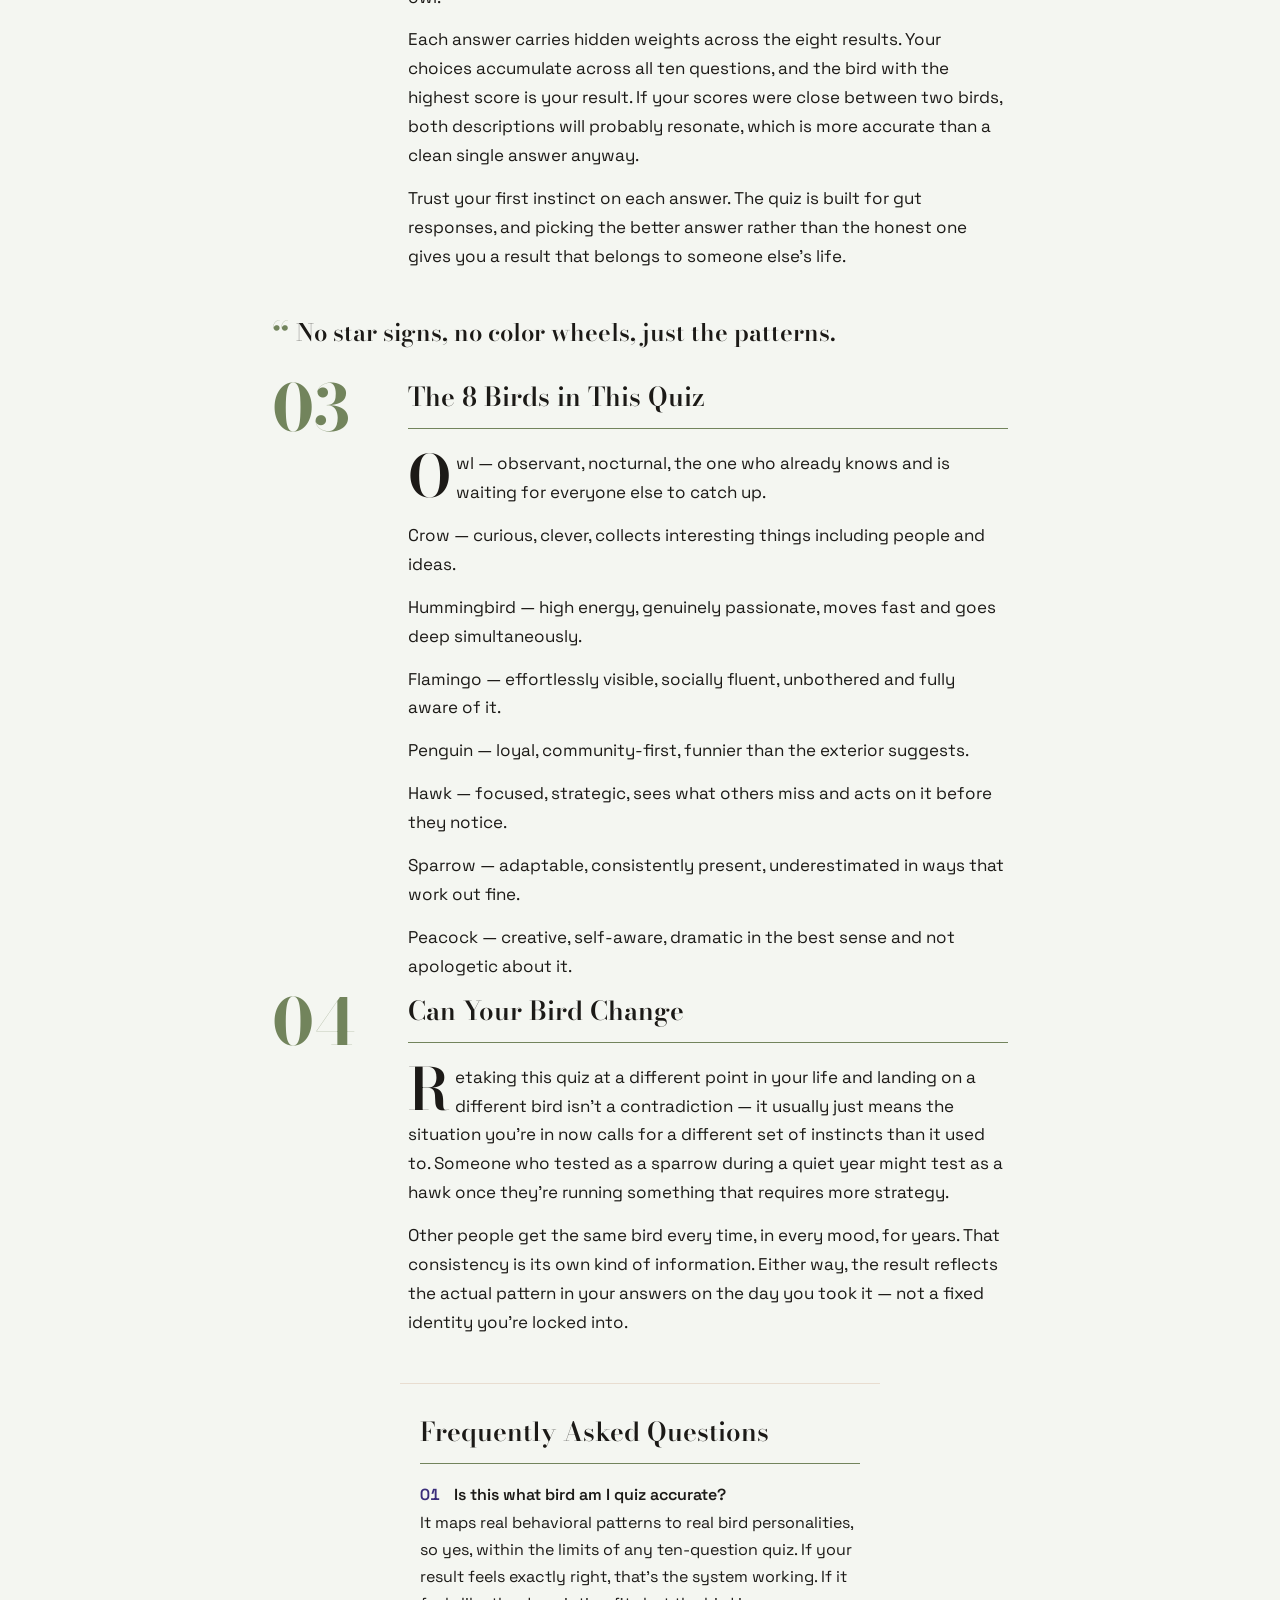
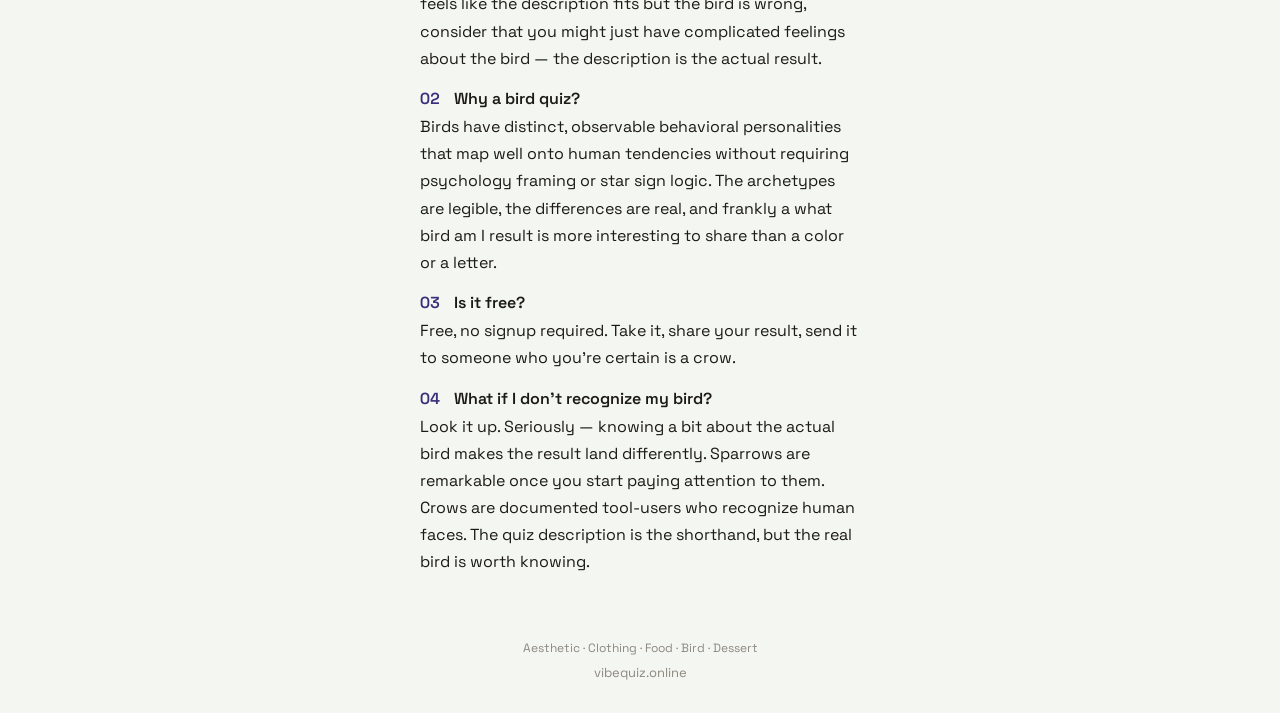
<file: what-bird-am-i/index.html>
<!doctype html>
<html lang="en">
<head>
<meta charset="utf-8">
<meta name="viewport" content="width=device-width, initial-scale=1">
<title>What Bird Are You? Find Out Now</title>
<meta name="description" content="Take this quiz to find out what bird you are. 10 questions, 8 results from owl to flamingo. Free personality quiz.">
<link rel="canonical" href="https://vibequiz.online/what-bird-am-i/">

<link rel="icon" href="/favicon.svg" type="image/svg+xml">
<link rel="alternate icon" href="/favicon-32.png">
<link rel="apple-touch-icon" href="/apple-touch-icon.png">
<link rel="manifest" href="/site.webmanifest">
<meta name="theme-color" content="#FAF6F0">

<meta property="og:type" content="website">
<meta property="og:title" content="What Bird Are You? Find Out Now">
<meta property="og:description" content="Take this quiz to find out what bird you are. 10 questions, 8 results from owl to flamingo. Free personality quiz.">
<meta property="og:url" content="https://vibequiz.online/what-bird-am-i/">
<meta property="og:image" content="https://vibequiz.online/og-image.png">
<meta property="og:image:width" content="1200">
<meta property="og:image:height" content="630">
<meta name="twitter:card" content="summary_large_image">
<meta name="twitter:title" content="What Bird Are You? Find Out Now">
<meta name="twitter:description" content="Take this quiz to find out what bird you are. 10 questions, 8 results from owl to flamingo. Free personality quiz.">
<meta name="twitter:image" content="https://vibequiz.online/og-image.png">

<link rel="preconnect" href="https://fonts.googleapis.com">
<link rel="preconnect" href="https://fonts.gstatic.com" crossorigin>
<link rel="stylesheet" href="https://fonts.googleapis.com/css2?family=Bodoni+Moda:opsz,wght@6..96,400..700&family=Space+Grotesk:wght@400..700&display=swap">
<link rel="stylesheet" href="/style.css">

<script type="application/ld+json">{"@context": "https://schema.org", "@graph": [{"@type": "Quiz", "name": "What Bird Are You? Find Out Now", "description": "Take this quiz to find out what bird you are. 10 questions, 8 results from owl to flamingo. Free personality quiz.", "url": "https://vibequiz.online/what-bird-am-i/", "about": "What Bird Are You?"}, {"@type": "FAQPage", "mainEntity": [{"@type": "Question", "name": "Is this what bird am I quiz accurate?", "acceptedAnswer": {"@type": "Answer", "text": "It maps real behavioral patterns to real bird personalities, so yes, within the limits of any ten-question quiz. If your result feels exactly right, that's the system working. If it feels like the description fits but the bird is wrong, consider that you might just have complicated feelings about the bird — the description is the actual result."}}, {"@type": "Question", "name": "Why a bird quiz?", "acceptedAnswer": {"@type": "Answer", "text": "Birds have distinct, observable behavioral personalities that map well onto human tendencies without requiring psychology framing or star sign logic. The archetypes are legible, the differences are real, and frankly a what bird am I result is more interesting to share than a color or a letter."}}, {"@type": "Question", "name": "Is it free?", "acceptedAnswer": {"@type": "Answer", "text": "Free, no signup required. Take it, share your result, send it to someone who you're certain is a crow."}}, {"@type": "Question", "name": "What if I don't recognize my bird?", "acceptedAnswer": {"@type": "Answer", "text": "Look it up. Seriously — knowing a bit about the actual bird makes the result land differently. Sparrows are remarkable once you start paying attention to them. Crows are documented tool-users who recognize human faces. The quiz description is the shorthand, but the real bird is worth knowing."}}]}]}</script>

<!-- Replace with real GA4 ID -->
<script async src="https://www.googletagmanager.com/gtag/js?id=G-XXXXXXXXXX"></script>
<script>
  window.dataLayer = window.dataLayer || [];
  function gtag(){dataLayer.push(arguments);}
  gtag('js', new Date());
  gtag('config', 'G-XXXXXXXXXX');
</script>
</head>
<body>

<header class="quiz-header">
  <div class="wrap">
    <a href="/" class="logo">vibequiz<span class="logo-mark">.</span></a>
    <nav class="site-nav" aria-label="All quizzes">
<a href="/aesthetic-quiz/index.html">Aesthetic</a>
<a href="/aesthetic-quiz-clothing/index.html">Clothing</a>
<a href="/what-food-am-i/index.html">Food</a>
<span class="site-nav-current" aria-current="page">Bird</span>
<a href="/what-dessert-am-i/index.html">Dessert</a>
</nav>
  </div>
</header>

<main class="wrap">
  <h1 class="quiz-h1">What Bird Are You?</h1>
  <p class="quiz-intro">Somewhere between your taste in music and your notes app is a bird. This quiz will find it.</p>

  <div id="quiz-app" data-slug="what-bird-am-i">
    <noscript>
      <p class="no-js-note">Enable JavaScript to take this quiz.</p>
    </noscript>
  </div>

  <div id="results-app" hidden></div>

  <section id="all-results">
    <h2 class="visually-hidden">All Aesthetics</h2>
    <div class="all-results-item">
<h3>Owl</h3>
<p class="all-results-verdict">You know things you haven&#x27;t explained yet.</p>
<p id="ar-desc-owl">You know things you haven&#x27;t explained yet. Owl energy is observational at its core — you&#x27;re the person in any room who clocked the dynamic before anyone else named it, who waited while everyone else talked, and who eventually said one thing that reframed the whole conversation. People describe you as perceptive. What they usually mean is that you pay attention in a way that most people don&#x27;t bother to.

Night is yours. Not because you&#x27;re dramatic about it, just because that&#x27;s when everything gets clearer. The thoughts that were noise at 3pm make sense at midnight, and you&#x27;ve stopped apologizing for keeping different hours than most people.

You&#x27;ve been wrong about something and spent a significant amount of time working out exactly how and why. That&#x27;s not a flaw. That&#x27;s the whole process.

Quiet is not empty for you. It&#x27;s where you do your best work.

For your username, something that suggests depth without announcing it — lowercase, a little cryptic, the kind of handle that makes people curious.</p>
</div>
<div class="all-results-item">
<h3>Crow</h3>
<p class="all-results-verdict">You collected something unusual this week and you know exactly why it interested you.</p>
<p id="ar-desc-crow">You collected something unusual this week and you know exactly why it interested you. Crow energy is curious in the specific sense — not curious about everything, curious about the things that are actually interesting, which turns out to be a much longer list than most people work with. You find things. Ideas, objects, connections between unrelated topics, the one piece of a story that everyone else skipped over.

Clever is not separate from warm for you. You&#x27;re funny and you&#x27;re sincere and you find it genuinely annoying when people act like those can&#x27;t coexist. They can. You&#x27;re evidence.

Conflict mostly just makes you want to understand what&#x27;s actually happening. That&#x27;s not detachment. It&#x27;s a different kind of engagement.

You&#x27;ve remembered something useful about a person and deployed it at exactly the right moment, and they had no idea you&#x27;d been holding it. That&#x27;s the crow thing.

For your handle, something that signals intelligence without performing it — an obscure reference, a word used sideways, something that rewards a second look.</p>
</div>
<div class="all-results-item">
<h3>Hummingbird</h3>
<p class="all-results-verdict">Fast is not the word, but it&#x27;s the closest one that exists.</p>
<p id="ar-desc-hummingbird">Fast is not the word, but it&#x27;s the closest one that exists. Hummingbird energy is high-output and high-feeling simultaneously — you&#x27;re not moving around without purpose, you&#x27;re running three things in parallel because one thing at a time genuinely doesn&#x27;t feel like enough. The passions are real. There are a lot of them. You&#x27;ve been deeply invested in several different things this year and all of those investments were sincere.

People notice your energy before they notice anything else about you, and the room changes when you arrive. That&#x27;s not performance. It&#x27;s just how much you bring with you.

You&#x27;ve started three things this week. You&#x27;ll finish most of them, and the one you don&#x27;t will become something else.

The thing people get wrong is that moving fast means moving shallow. You go deep, you just go deep quickly, which most people don&#x27;t realize is a skill.

For your bio, something that captures momentum — short, specific, maybe a reference only the right people will recognize.</p>
</div>
<div class="all-results-item">
<h3>Flamingo</h3>
<p class="all-results-verdict">You were noticed before you said anything and you were fine with that.</p>
<p id="ar-desc-flamingo">You were noticed before you said anything and you were fine with that. Flamingo doesn&#x27;t mean shallow — it means you understand that how you show up is part of what you&#x27;re saying, and you&#x27;ve made your peace with doing that deliberately. Presence is a skill. You&#x27;ve developed it.

Socially, you&#x27;re the person who leaves with three new contacts and no memory of the conversation becoming that comfortable. It just does. People gravitate toward you because you make them feel like the conversation is more interesting than it was before you joined it.

Conflict mostly slides off you, not because you don&#x27;t care, but because you&#x27;ve decided in advance that most of it isn&#x27;t worth your energy. That&#x27;s not oblivious. That&#x27;s a considered choice.

You&#x27;ve walked into a room and immediately understood its social physics. This took approximately forty-five seconds.

For your username, something that looks good and knows it — a name or word with some visual weight, lowercase, effortlessly placed.</p>
</div>
<div class="all-results-item">
<h3>Penguin</h3>
<p class="all-results-verdict">Your loyalty is the kind that doesn&#x27;t need to announce itself.</p>
<p id="ar-desc-penguin">Your loyalty is the kind that doesn&#x27;t need to announce itself. Penguin energy is community-first in a way that&#x27;s structural rather than performed — you think in terms of your people, their needs sit close to the surface of your mind, and you show up consistently without requiring credit for it. The group works better because you&#x27;re in it.

You&#x27;re also funnier than people expect, which is its own kind of power. The observation that lands perfectly in a quiet moment, the deadpan comment that takes a second to register — that&#x27;s you, and people love you for it even when they can&#x27;t explain why.

Conflict isn&#x27;t something you run toward, but you hold your ground when it actually matters. You just pick your moments.

Someone in your life has no idea how often you&#x27;ve thought about whether they&#x27;re okay. You checked on them anyway. They noticed.

For your bio, something warm and understated — the kind of line that sounds casual and lands much warmer than it looks.</p>
</div>
<div class="all-results-item">
<h3>Hawk</h3>
<p class="all-results-verdict">You saw it coming before it was obvious to anyone else.</p>
<p id="ar-desc-hawk">You saw it coming before it was obvious to anyone else. Hawk energy is focus combined with foresight — you&#x27;re not paranoid, you&#x27;re just operating with a wider field of view than most people bother to maintain. Problems get spotted early. Opportunities too. By the time a situation becomes visible to everyone else, you&#x27;ve already made a decision about it.

The calm in conflict is real. You don&#x27;t get loud because getting loud is inefficient. You get precise, and precise tends to land harder anyway.

Being strategic is not the same as being cold, and you&#x27;ve explained this distinction at least once to someone who should have known better. You&#x27;re strategic because outcomes matter to you, and outcomes matter to you because you actually care about the people involved.

You stayed steady for someone during a hard stretch and never mentioned it as a thing you did. That&#x27;s the hawk thing.

For your handle, something sharp and direct — short, decisive, lowercase, the kind of name that doesn&#x27;t need explaining.</p>
</div>
<div class="all-results-item">
<h3>Sparrow</h3>
<p class="all-results-verdict">The thing about you is that people realize it later.</p>
<p id="ar-desc-sparrow">The thing about you is that people realize it later. Sparrow doesn&#x27;t register as remarkable on first encounter, which is partly the point and partly the part people consistently underestimate. You adapt to whatever the situation requires so naturally that it reads as absence of personality, when it&#x27;s actually a very developed one that&#x27;s just not performing.

You show up. That&#x27;s the through-line. Not dramatically, not for credit, just consistently over time in the ways that matter. The people in your life know they can find you. That is not a small thing to be.

You&#x27;ve been underestimated by someone who later had to revise their read on you significantly. You let it happen because you were busy doing the thing they didn&#x27;t think you could do.

The adaptability is genuine — you&#x27;re not shrinking, you&#x27;re just comfortable in most configurations. That&#x27;s rarer than it sounds.

For your username, something that doesn&#x27;t oversell itself — simple, lowercase, the kind of handle that sounds more interesting the longer you think about it.</p>
</div>
<div class="all-results-item">
<h3>Peacock</h3>
<p class="all-results-verdict">You know what you&#x27;re doing and you&#x27;re not going to pretend otherwise.</p>
<p id="ar-desc-peacock">You know what you&#x27;re doing and you&#x27;re not going to pretend otherwise. Peacock gets a bad reputation from people who confuse self-awareness with vanity, but there&#x27;s a real difference between performing confidence and just having it, and you&#x27;ve been in the second category long enough to stop caring what the first category thinks.

The creative output is real. The aesthetic sense is real. The way you put things together — visually, verbally, in terms of how you show up — comes from an actual internal point of view that you&#x27;ve developed over time.

You&#x27;re more self-aware than the peacock stereotype gives you credit for. You know exactly how you read and you&#x27;ve made deliberate decisions about what to do with that. That&#x27;s not narcissism, it&#x27;s authorship.

You&#x27;ve walked into something with full confidence while also privately knowing it was going to take all of your skill. Both of those things were true at once.

For your bio, something that reads as a statement — specific, considered, the kind of line that tells people something real about you while making them want to know more.</p>
</div>
  </section>

  <article id="quiz-article">
    <span class="article-kicker">About This Quiz</span>
<div class="article-grid">
<section class="article-section">
<span class="section-number">01</span>
<div class="section-body">
<h2>What Your Bird Says About You</h2>
<p>There&#x27;s a reason the what bird am I question hits differently than most personality quiz premises. Birds are observable. You can actually watch them — how they move, how they handle other birds, how they respond to being startled, what they do with idle time. The behavioral vocabulary is right there, and it turns out to map surprisingly well onto human tendencies.</p>
<p>The owl that waits and watches. The hummingbird running on high constantly. The crow finding something shiny and knowing exactly why it&#x27;s interesting. The flamingo who arrived and immediately changed the social temperature of the room. These aren&#x27;t just animals — they&#x27;re recognizable types of people, and most of us know which one we are before we finish reading the list.</p>
<p>This bird personality quiz takes ten scenarios from real life and uses the patterns in your answers to find your bird — <a href="/aesthetic-quiz/index.html">the aesthetic quiz</a> reads a similar kind of pattern, just through taste instead of instinct. No star signs, no color wheels, just the patterns.</p>
</div>
</section>
<section class="article-section">
<span class="section-number">02</span>
<div class="section-body">
<h2>How This Bird Quiz Works</h2>
<p>The what bird am I quiz runs ten questions built around real situations: how you handle conflict, what people notice about you first, what boredom looks like, how you rest. None of the answers name a bird. You&#x27;re picking what you&#x27;d actually do, not what sounds most like an owl.</p>
<p>Each answer carries hidden weights across the eight results. Your choices accumulate across all ten questions, and the bird with the highest score is your result. If your scores were close between two birds, both descriptions will probably resonate, which is more accurate than a clean single answer anyway.</p>
<p>Trust your first instinct on each answer. The quiz is built for gut responses, and picking the better answer rather than the honest one gives you a result that belongs to someone else&#x27;s life.</p>
</div>
</section>
<blockquote class="pull-quote" aria-hidden="true">No star signs, no color wheels, just the patterns.</blockquote>
<section class="article-section">
<span class="section-number">03</span>
<div class="section-body">
<h2>The 8 Birds in This Quiz</h2>
<p>Owl — observant, nocturnal, the one who already knows and is waiting for everyone else to catch up.</p>
<p>Crow — curious, clever, collects interesting things including people and ideas.</p>
<p>Hummingbird — high energy, genuinely passionate, moves fast and goes deep simultaneously.</p>
<p>Flamingo — effortlessly visible, socially fluent, unbothered and fully aware of it.</p>
<p>Penguin — loyal, community-first, funnier than the exterior suggests.</p>
<p>Hawk — focused, strategic, sees what others miss and acts on it before they notice.</p>
<p>Sparrow — adaptable, consistently present, underestimated in ways that work out fine.</p>
<p>Peacock — creative, self-aware, dramatic in the best sense and not apologetic about it.</p>
</div>
</section>
<section class="article-section">
<span class="section-number">04</span>
<div class="section-body">
<h2>Can Your Bird Change</h2>
<p>Retaking this quiz at a different point in your life and landing on a different bird isn&#x27;t a contradiction — it usually just means the situation you&#x27;re in now calls for a different set of instincts than it used to. Someone who tested as a sparrow during a quiet year might test as a hawk once they&#x27;re running something that requires more strategy.</p>
<p>Other people get the same bird every time, in every mood, for years. That consistency is its own kind of information. Either way, the result reflects the actual pattern in your answers on the day you took it — not a fixed identity you&#x27;re locked into.</p>
</div>
</section>
</div>
  </article>

  <section id="quiz-faq">
    <h2>Frequently Asked Questions</h2>
    <div class="faq-item">
<h3><span class="faq-number">01</span>Is this what bird am I quiz accurate?</h3>
<p>It maps real behavioral patterns to real bird personalities, so yes, within the limits of any ten-question quiz. If your result feels exactly right, that&#x27;s the system working. If it feels like the description fits but the bird is wrong, consider that you might just have complicated feelings about the bird — the description is the actual result.</p>
</div>
<div class="faq-item">
<h3><span class="faq-number">02</span>Why a bird quiz?</h3>
<p>Birds have distinct, observable behavioral personalities that map well onto human tendencies without requiring psychology framing or star sign logic. The archetypes are legible, the differences are real, and frankly a what bird am I result is more interesting to share than a color or a letter.</p>
</div>
<div class="faq-item">
<h3><span class="faq-number">03</span>Is it free?</h3>
<p>Free, no signup required. Take it, share your result, send it to someone who you&#x27;re certain is a crow.</p>
</div>
<div class="faq-item">
<h3><span class="faq-number">04</span>What if I don&#x27;t recognize my bird?</h3>
<p>Look it up. Seriously — knowing a bit about the actual bird makes the result land differently. Sparrows are remarkable once you start paying attention to them. Crows are documented tool-users who recognize human faces. The quiz description is the shorthand, but the real bird is worth knowing.</p>
</div>
  </section>
</main>

<footer class="site-footer">
  <p class="footer-links"><a href="/aesthetic-quiz/index.html">Aesthetic</a>
<a href="/aesthetic-quiz-clothing/index.html">Clothing</a>
<a href="/what-food-am-i/index.html">Food</a>
<a href="/what-bird-am-i/index.html">Bird</a>
<a href="/what-dessert-am-i/index.html">Dessert</a></p>
  <p class="footer-domain">vibequiz.online</p>
</footer>

<script type="application/json" id="quiz-data">{"slug": "what-bird-am-i", "questions": [{"id": 1, "text": "Left to your own devices, your natural rhythm is...", "options": [{"text": "Night. Everything gets clearer when it gets quiet", "weights": {"owl": 3, "crow": 2, "peacock": 1}}, {"text": "Morning. You like having a head start on the day", "weights": {"hummingbird": 3, "flamingo": 2, "sparrow": 1}}, {"text": "Whenever works. You adapt to whatever's required", "weights": {"sparrow": 3, "penguin": 2, "hawk": 1}}, {"text": "Early, focused, get the hard things done before anyone else is awake", "weights": {"hawk": 3, "owl": 2, "crow": 1}}, {"text": "Late morning. Not a night person, not an early bird, somewhere civilized in between", "weights": {"flamingo": 3, "peacock": 2, "hummingbird": 1}}]}, {"id": 2, "text": "How do you actually do at parties?", "options": [{"text": "Well. Embarrassingly well. You leave with three new friends and no memory of how it happened", "weights": {"flamingo": 3, "peacock": 2, "hummingbird": 1}}, {"text": "Fine — you have your people and you stay near them", "weights": {"penguin": 3, "peacock": 2, "crow": 1}}, {"text": "Okay. You're watching more than participating, and you're learning things", "weights": {"owl": 3, "hawk": 2, "crow": 1}}, {"text": "Better in the kitchen or on the edges, where the interesting conversations happen", "weights": {"crow": 3, "hummingbird": 2, "sparrow": 1}}, {"text": "Comfortable wherever. You don't need to be the center, but you can be if the moment calls for it", "weights": {"sparrow": 3, "penguin": 2, "flamingo": 1}}]}, {"id": 3, "text": "The way you move through your average day looks like...", "options": [{"text": "Fast. Multiple things at once, switching tracks constantly, somehow getting all of it done", "weights": {"hummingbird": 3, "flamingo": 2, "crow": 1}}, {"text": "Measured. You move at your own pace and it works out", "weights": {"owl": 3, "hawk": 2, "sparrow": 1}}, {"text": "Consistent. Same general structure, you know where you're going", "weights": {"sparrow": 3, "penguin": 2, "owl": 1}}, {"text": "Strategic. You're thinking three steps ahead, even in small situations", "weights": {"hawk": 3, "crow": 2, "owl": 1}}, {"text": "Deliberately. You want to be seen, and you pace yourself accordingly", "weights": {"peacock": 3, "flamingo": 2, "hummingbird": 1}}]}, {"id": 4, "text": "Someone picks a fight with you for no good reason. You...", "options": [{"text": "Stay very calm and very precise. This is going to go badly for them", "weights": {"hawk": 3, "owl": 2, "crow": 1}}, {"text": "Try to smooth it over. Conflict costs more than it's worth most of the time", "weights": {"penguin": 3, "sparrow": 2, "flamingo": 1}}, {"text": "Find it interesting, mostly. What's actually going on with this person?", "weights": {"crow": 3, "hummingbird": 2, "peacock": 1}}, {"text": "Shrug it off publicly. You've already decided it doesn't matter", "weights": {"flamingo": 3, "peacock": 2, "sparrow": 1}}, {"text": "Clock it. Say nothing. Wait for a better moment if one is needed", "weights": {"owl": 3, "hawk": 2, "penguin": 1}}]}, {"id": 5, "text": "What do people notice about you first?", "options": [{"text": "The way you present yourself. Something about you registers before you speak", "weights": {"peacock": 3, "flamingo": 2, "hummingbird": 1}}, {"text": "That you're paying attention when other people aren't", "weights": {"owl": 3, "hawk": 2, "crow": 1}}, {"text": "Honestly, they might not notice you first. They notice you later, more", "weights": {"sparrow": 3, "penguin": 2, "owl": 1}}, {"text": "That you have an opinion and it's an interesting one", "weights": {"crow": 3, "peacock": 2, "flamingo": 1}}, {"text": "Your energy. You bring a lot of it and it changes the room", "weights": {"hummingbird": 3, "sparrow": 2, "penguin": 1}}]}, {"id": 6, "text": "When you're working on something that actually matters to you, you...", "options": [{"text": "Lock in. The outside world goes quiet and you don't notice until it's done", "weights": {"hawk": 3, "owl": 2, "sparrow": 1}}, {"text": "Move fast between things. The energy needs somewhere to go", "weights": {"hummingbird": 3, "crow": 2, "peacock": 1}}, {"text": "Want the people you trust nearby, even if no one's talking", "weights": {"penguin": 3, "sparrow": 2, "flamingo": 1}}, {"text": "Get very quiet and very thorough. This is where you actually live", "weights": {"owl": 3, "hawk": 2, "penguin": 1}}, {"text": "Make it look good as you go. Process and presentation are not separate", "weights": {"flamingo": 3, "peacock": 2, "hummingbird": 1}}]}, {"id": 7, "text": "What does loyalty look like for you?", "options": [{"text": "Showing up consistently, without being asked, over a long time", "weights": {"penguin": 3, "sparrow": 2, "owl": 1}}, {"text": "Remembering things and using that information to actually help", "weights": {"crow": 3, "hawk": 2, "owl": 1}}, {"text": "Being the person who makes the moment better when it needs it", "weights": {"flamingo": 3, "peacock": 2, "hummingbird": 1}}, {"text": "Intense investment in a small number of people, for as long as it goes", "weights": {"hummingbird": 3, "flamingo": 2, "crow": 1}}, {"text": "Staying steady when things are hard, rather than being exciting when things are easy", "weights": {"hawk": 3, "penguin": 1, "sparrow": 2}}]}, {"id": 8, "text": "Boredom hits. What actually happens?", "options": [{"text": "You find something to investigate. There's always something to investigate", "weights": {"crow": 3, "hummingbird": 2, "peacock": 1}}, {"text": "You sit with it and it resolves. You're not afraid of quiet", "weights": {"owl": 3, "hawk": 2, "sparrow": 1}}, {"text": "You call someone or go somewhere. Boredom is a social problem with a social solution", "weights": {"flamingo": 3, "peacock": 2, "crow": 1}}, {"text": "You do the task you've been putting off. At least then it's gone", "weights": {"sparrow": 3, "penguin": 2, "owl": 1}}, {"text": "You start three things. Probably finish two of them", "weights": {"hummingbird": 3, "crow": 2, "flamingo": 1}}]}, {"id": 9, "text": "What does resting actually look like for you?", "options": [{"text": "Late, quiet, alone, probably thinking. That is rest", "weights": {"owl": 3, "crow": 2, "hawk": 1}}, {"text": "With your people, doing something low-key but together", "weights": {"penguin": 3, "peacock": 2, "flamingo": 1}}, {"text": "Something that uses a different part of your brain than work does", "weights": {"hummingbird": 3, "peacock": 2, "flamingo": 1}}, {"text": "Completely offline. You need the recovery to be real", "weights": {"hawk": 3, "owl": 2, "penguin": 1}}, {"text": "Whatever you actually feel like. No performance of rest required", "weights": {"sparrow": 3, "penguin": 2, "crow": 1}}]}, {"id": 10, "text": "What do people most consistently get wrong about you?", "options": [{"text": "That being quiet means you don't have much going on. It's the opposite", "weights": {"sparrow": 3, "penguin": 2, "owl": 1}}, {"text": "That being clever means you're not also sincere", "weights": {"crow": 3, "owl": 2, "hawk": 1}}, {"text": "That confidence is arrogance. It's not, and you've stopped explaining the difference", "weights": {"flamingo": 3, "peacock": 2, "hummingbird": 1}}, {"text": "That moving fast means you're not going deep. You're doing both simultaneously", "weights": {"hummingbird": 3, "peacock": 2, "crow": 1}}, {"text": "That being strategic is cold. You're strategic because you care about outcomes", "weights": {"hawk": 3, "penguin": 2, "peacock": 1}}]}], "results": {"owl": {"name": "Owl", "emoji": "🦉", "palette": {"bg": ["#1E1833", "#3A2E5E", "#8878B8"], "text": "#F5F0E8", "tag": "#3A2E5E", "texture": "scanlines"}, "signals": ["midnight", "reading lamp", "long pause", "the quiet hour"], "fragments": ["knowing before anyone else does", "waiting for the right moment", "sitting with something until it makes sense", "being most yourself after dark", "clocking the dynamic before it gets named"], "verdict": "You know things you haven't explained yet."}, "crow": {"name": "Crow", "emoji": "🐦‍⬛", "palette": {"bg": ["#0D0D14", "#2A2A3A", "#6868A8"], "text": "#F5F0E8", "tag": "#2A2A3A", "texture": "lines"}, "signals": ["found object", "interesting corner", "something shiny", "the underside of things"], "fragments": ["remembering something useful about a person", "finding the one detail everyone else skipped", "making a joke that also happens to be true", "being clever and sincere at the same time", "investigating before concluding"], "verdict": "You collected something unusual this week and you know exactly why it interested you."}, "hummingbird": {"name": "Hummingbird", "emoji": "🌺", "palette": {"bg": ["#5A1548", "#9A3880", "#E8A8D8"], "text": "#F5F0E8", "tag": "#7A2060", "texture": "dots"}, "signals": ["constant motion", "three things at once", "fast feeling", "full presence"], "fragments": ["starting before most people have finished thinking", "being deeply into something new this week", "finishing most of what you start", "caring about too many things to list", "moving fast and going deep simultaneously"], "verdict": "Fast is not the word, but it's the closest one that exists."}, "flamingo": {"name": "Flamingo", "emoji": "🦩", "palette": {"bg": ["#F0B8C8", "#E87898", "#C84870"], "text": "#1A1A1A", "tag": "#F5A8C0", "texture": "none"}, "signals": ["social ease", "effortless visible", "the room after you arrived", "bright feathers"], "fragments": ["reading social physics in under a minute", "leaving with contacts you didn't expect", "being unbothered as a considered choice", "making the conversation better by joining it", "not needing to try and knowing it"], "verdict": "You were noticed before you said anything and you were fine with that."}, "penguin": {"name": "Penguin", "emoji": "🐧", "palette": {"bg": ["#0D2035", "#1C3A5E", "#5888B8"], "text": "#F5F0E8", "tag": "#1C3A5E", "texture": "lines"}, "signals": ["your people", "consistent presence", "the long game", "shoulder to shoulder"], "fragments": ["showing up the same way every time", "being funnier than the exterior suggests", "thinking about someone before they ask", "holding ground when it actually matters", "the loyalty that doesn't need to announce itself"], "verdict": "Your loyalty is the kind that doesn't need to announce itself."}, "hawk": {"name": "Hawk", "emoji": "🦅", "palette": {"bg": ["#4A2810", "#8B5A28", "#C8A060"], "text": "#F5F0E8", "tag": "#6B3A18", "texture": "grain"}, "signals": ["wide view", "three steps ahead", "the moment before", "clear sight"], "fragments": ["spotting the problem before it lands", "staying calm because calm is more effective", "being strategic because outcomes actually matter", "seeing what's coming while others are still arriving", "making the call before the window closes"], "verdict": "You saw it coming before it was obvious to anyone else."}, "sparrow": {"name": "Sparrow", "emoji": "🪶", "palette": {"bg": ["#3A2D1E", "#6B5038", "#C8B090"], "text": "#F5F0E8", "tag": "#4A3A28", "texture": "grain"}, "signals": ["consistent", "everywhere at once", "the long presence", "unremarkable until it isn't"], "fragments": ["being underestimated and letting it happen", "showing up the same way in every configuration", "doing the thing they didn't think you could do", "being found when someone needs to find you", "adapting without shrinking"], "verdict": "The thing about you is that people realize it later."}, "peacock": {"name": "Peacock", "emoji": "🦚", "palette": {"bg": ["#083D30", "#0D5E4A", "#38B890"], "text": "#F5F0E8", "tag": "#0D5E4A", "texture": "scanlines"}, "signals": ["creative eye", "full display", "authored presence", "iridescent"], "fragments": ["knowing exactly how you read and choosing it", "walking in with full confidence and full awareness", "making something look good while making it good", "being dramatic in the sense that matters", "presenting as a considered act"], "verdict": "You know what you're doing and you're not going to pretend otherwise."}}}</script>
<script src="/quiz-engine.min.js" defer></script>
</body>
</html>
</file>
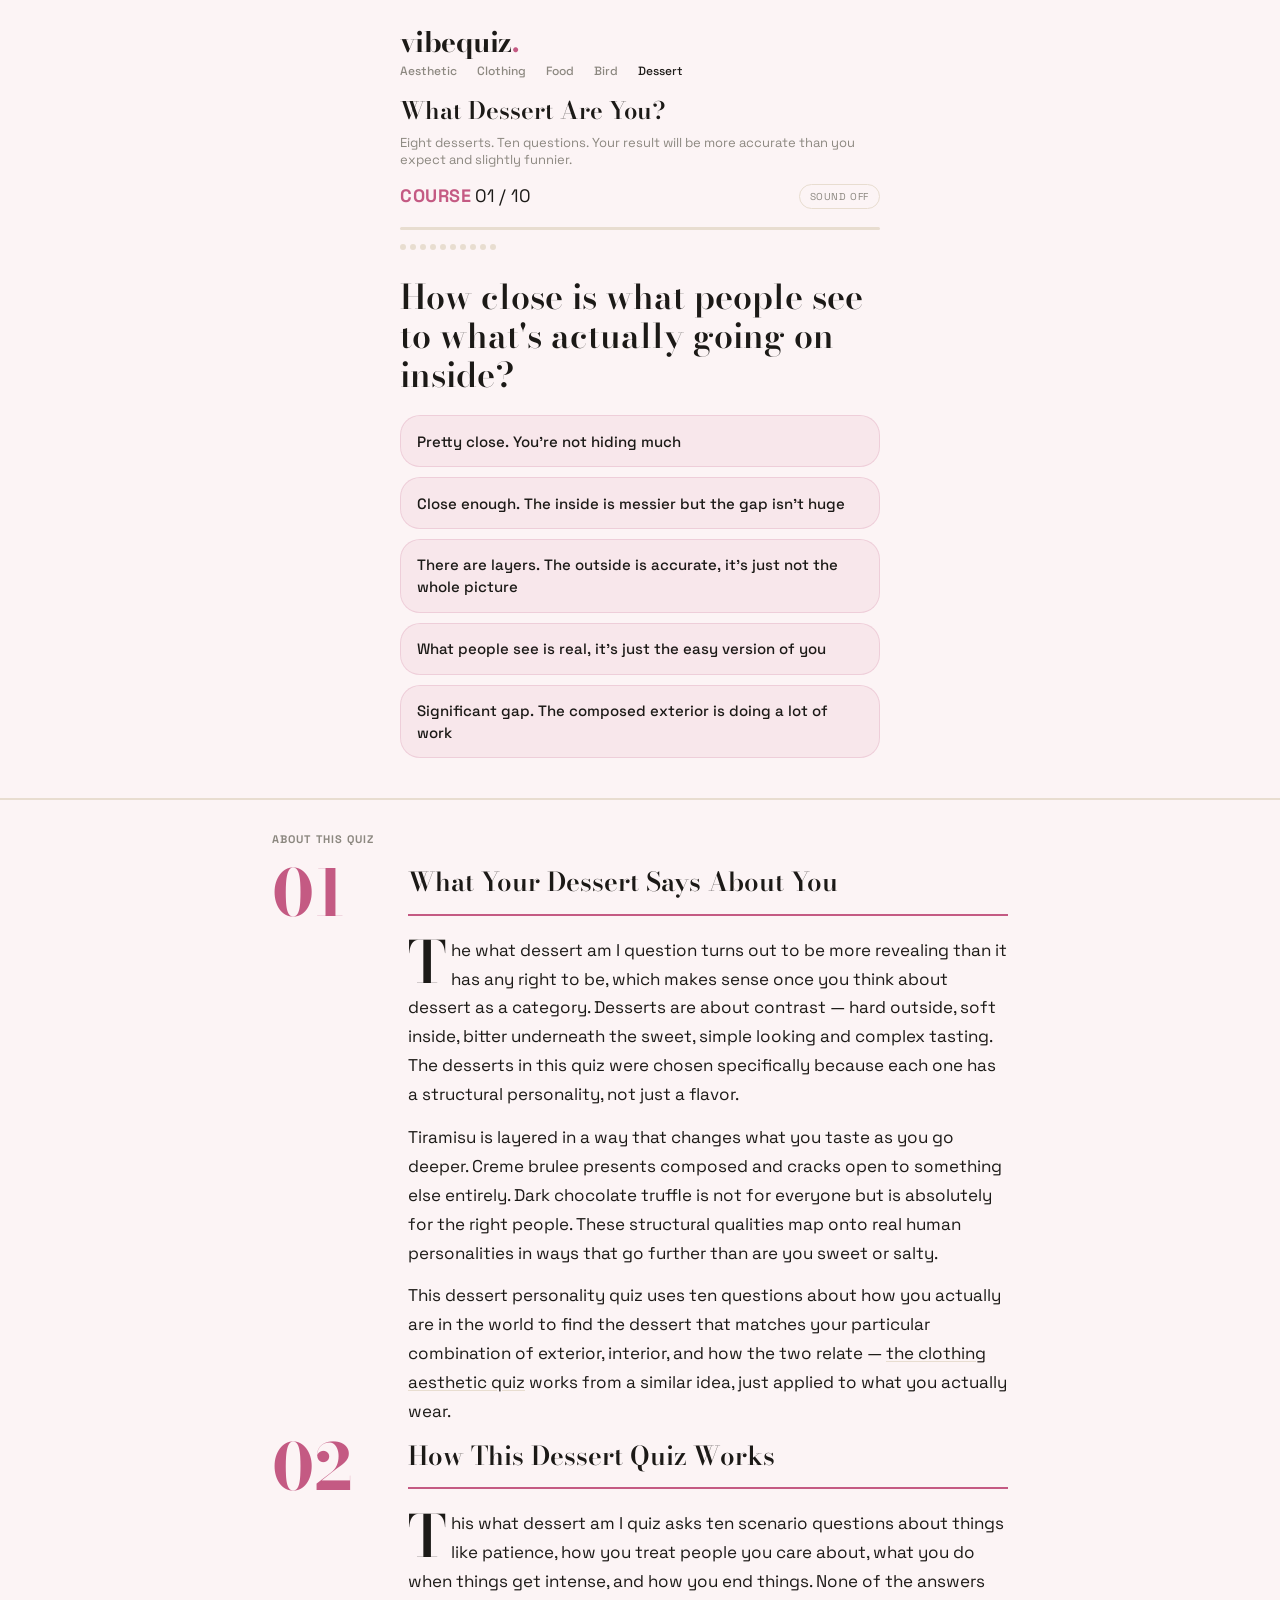
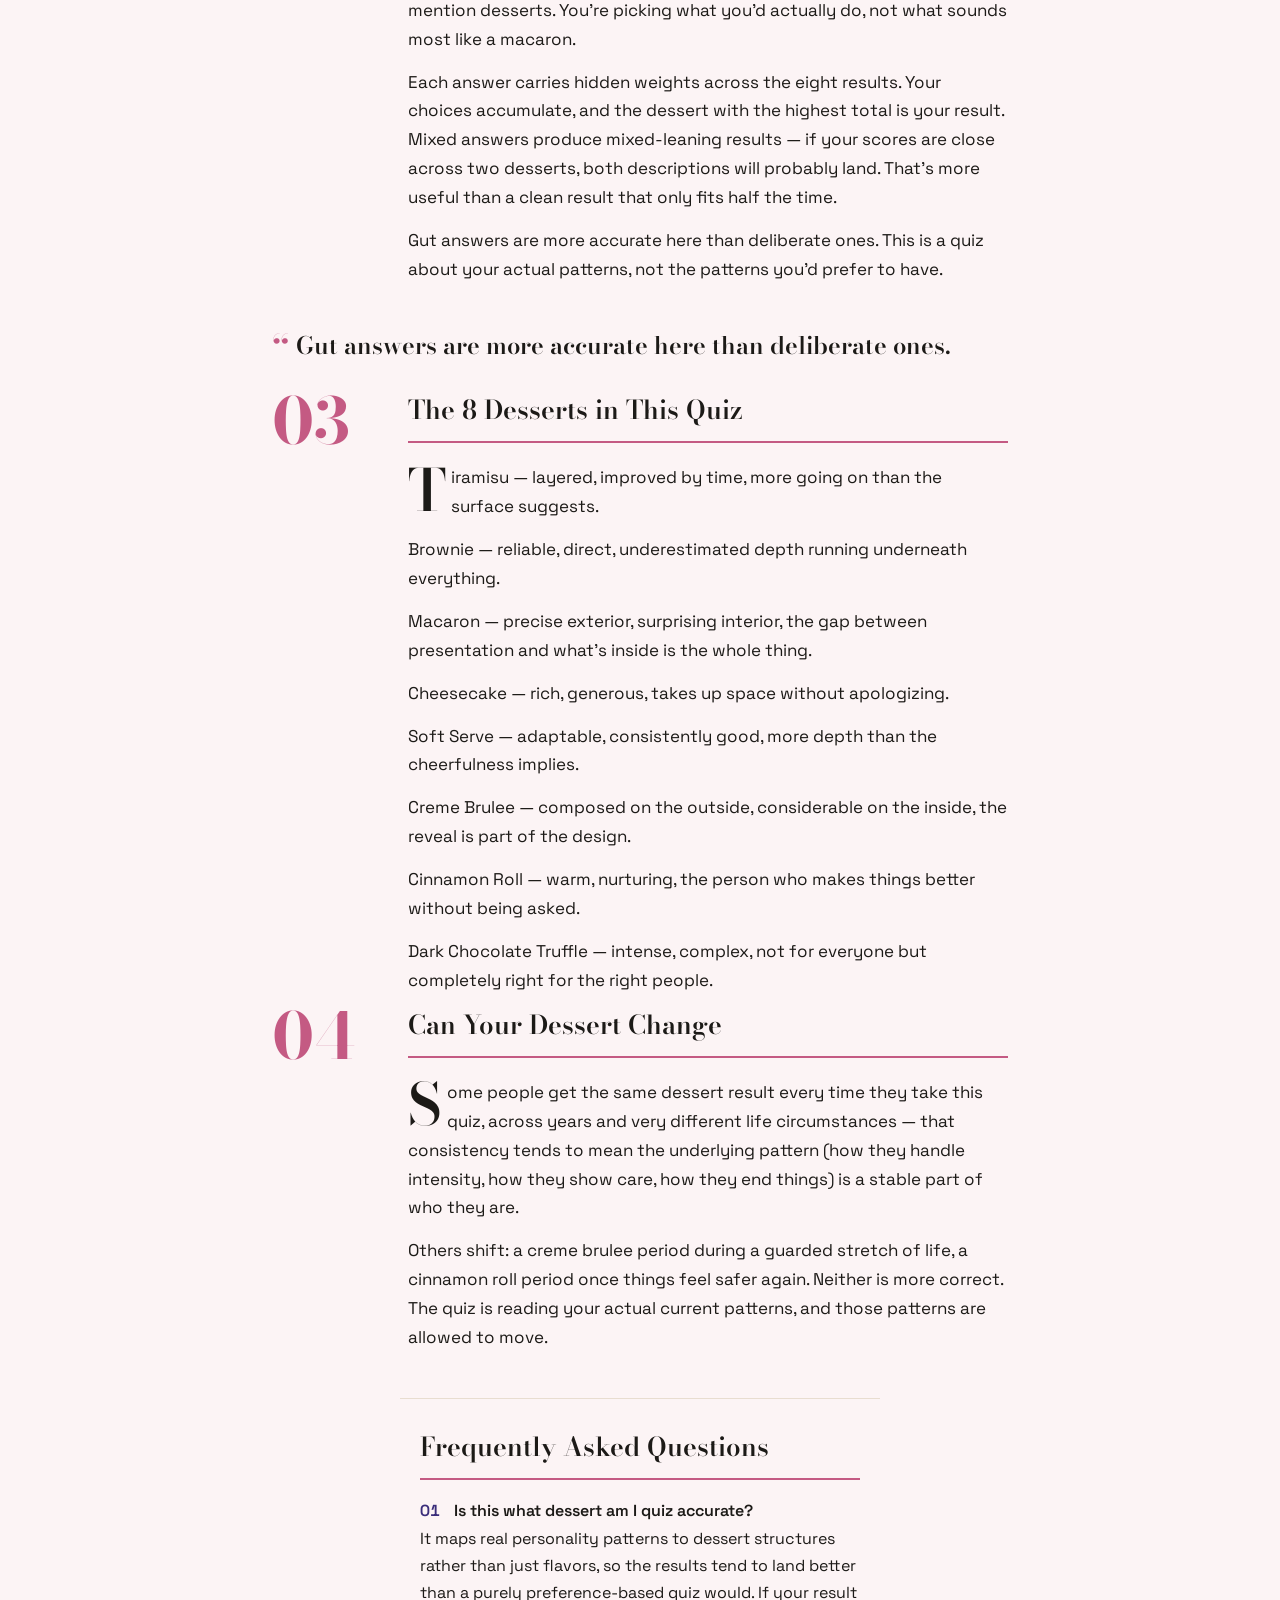
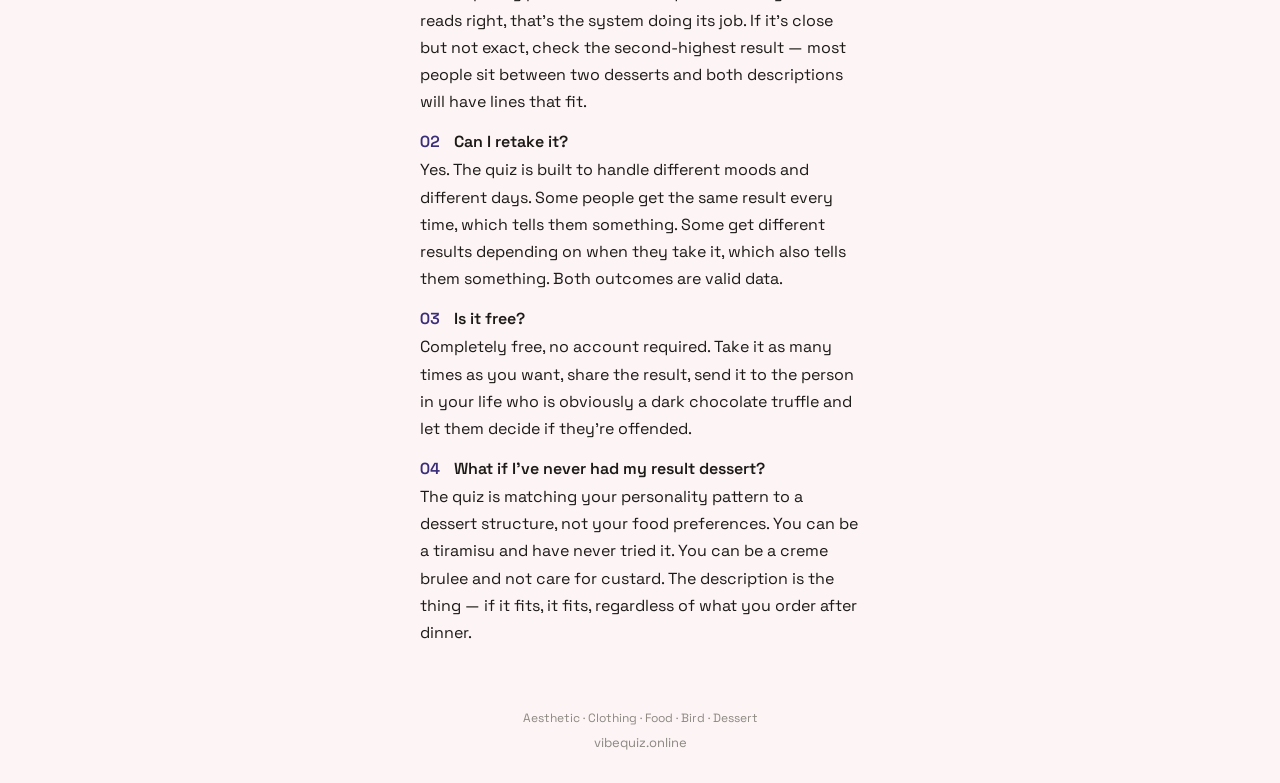
<file: what-dessert-am-i/index.html>
<!doctype html>
<html lang="en">
<head>
<meta charset="utf-8">
<meta name="viewport" content="width=device-width, initial-scale=1">
<title>What Dessert Are You? Take the Quiz</title>
<meta name="description" content="Find out what dessert matches your personality. 10 questions, 8 sweet results. Free fun quiz, no sign-up needed.">
<link rel="canonical" href="https://vibequiz.online/what-dessert-am-i/">

<link rel="icon" href="/favicon.svg" type="image/svg+xml">
<link rel="alternate icon" href="/favicon-32.png">
<link rel="apple-touch-icon" href="/apple-touch-icon.png">
<link rel="manifest" href="/site.webmanifest">
<meta name="theme-color" content="#FAF6F0">

<meta property="og:type" content="website">
<meta property="og:title" content="What Dessert Are You? Take the Quiz">
<meta property="og:description" content="Find out what dessert matches your personality. 10 questions, 8 sweet results. Free fun quiz, no sign-up needed.">
<meta property="og:url" content="https://vibequiz.online/what-dessert-am-i/">
<meta property="og:image" content="https://vibequiz.online/og-image.png">
<meta property="og:image:width" content="1200">
<meta property="og:image:height" content="630">
<meta name="twitter:card" content="summary_large_image">
<meta name="twitter:title" content="What Dessert Are You? Take the Quiz">
<meta name="twitter:description" content="Find out what dessert matches your personality. 10 questions, 8 sweet results. Free fun quiz, no sign-up needed.">
<meta name="twitter:image" content="https://vibequiz.online/og-image.png">

<link rel="preconnect" href="https://fonts.googleapis.com">
<link rel="preconnect" href="https://fonts.gstatic.com" crossorigin>
<link rel="stylesheet" href="https://fonts.googleapis.com/css2?family=Bodoni+Moda:opsz,wght@6..96,400..700&family=Space+Grotesk:wght@400..700&display=swap">
<link rel="stylesheet" href="/style.css">

<script type="application/ld+json">{"@context": "https://schema.org", "@graph": [{"@type": "Quiz", "name": "What Dessert Are You? Take the Quiz", "description": "Find out what dessert matches your personality. 10 questions, 8 sweet results. Free fun quiz, no sign-up needed.", "url": "https://vibequiz.online/what-dessert-am-i/", "about": "What Dessert Are You?"}, {"@type": "FAQPage", "mainEntity": [{"@type": "Question", "name": "Is this what dessert am I quiz accurate?", "acceptedAnswer": {"@type": "Answer", "text": "It maps real personality patterns to dessert structures rather than just flavors, so the results tend to land better than a purely preference-based quiz would. If your result reads right, that's the system doing its job. If it's close but not exact, check the second-highest result — most people sit between two desserts and both descriptions will have lines that fit."}}, {"@type": "Question", "name": "Can I retake it?", "acceptedAnswer": {"@type": "Answer", "text": "Yes. The quiz is built to handle different moods and different days. Some people get the same result every time, which tells them something. Some get different results depending on when they take it, which also tells them something. Both outcomes are valid data."}}, {"@type": "Question", "name": "Is it free?", "acceptedAnswer": {"@type": "Answer", "text": "Completely free, no account required. Take it as many times as you want, share the result, send it to the person in your life who is obviously a dark chocolate truffle and let them decide if they're offended."}}, {"@type": "Question", "name": "What if I've never had my result dessert?", "acceptedAnswer": {"@type": "Answer", "text": "The quiz is matching your personality pattern to a dessert structure, not your food preferences. You can be a tiramisu and have never tried it. You can be a creme brulee and not care for custard. The description is the thing — if it fits, it fits, regardless of what you order after dinner."}}]}]}</script>

<!-- Replace with real GA4 ID -->
<script async src="https://www.googletagmanager.com/gtag/js?id=G-XXXXXXXXXX"></script>
<script>
  window.dataLayer = window.dataLayer || [];
  function gtag(){dataLayer.push(arguments);}
  gtag('js', new Date());
  gtag('config', 'G-XXXXXXXXXX');
</script>
</head>
<body>

<header class="quiz-header">
  <div class="wrap">
    <a href="/" class="logo">vibequiz<span class="logo-mark">.</span></a>
    <nav class="site-nav" aria-label="All quizzes">
<a href="/aesthetic-quiz/index.html">Aesthetic</a>
<a href="/aesthetic-quiz-clothing/index.html">Clothing</a>
<a href="/what-food-am-i/index.html">Food</a>
<a href="/what-bird-am-i/index.html">Bird</a>
<span class="site-nav-current" aria-current="page">Dessert</span>
</nav>
  </div>
</header>

<main class="wrap">
  <h1 class="quiz-h1">What Dessert Are You?</h1>
  <p class="quiz-intro">Eight desserts. Ten questions. Your result will be more accurate than you expect and slightly funnier.</p>

  <div id="quiz-app" data-slug="what-dessert-am-i">
    <noscript>
      <p class="no-js-note">Enable JavaScript to take this quiz.</p>
    </noscript>
  </div>

  <div id="results-app" hidden></div>

  <section id="all-results">
    <h2 class="visually-hidden">All Aesthetics</h2>
    <div class="all-results-item">
<h3>Tiramisu</h3>
<p class="all-results-verdict">You&#x27;re not the same as you were two years ago, and that&#x27;s the point.</p>
<p id="ar-desc-tiramisu">You&#x27;re not the same as you were two years ago, and that&#x27;s the point. Tiramisu is made in layers, and each one changes what the whole thing becomes — that&#x27;s how you work. The version of you that exists now has the previous versions in it, and you know which experiences did what.

The composed exterior is accurate. The interior is also accurate. These are not contradictory. You&#x27;ve spent enough time with yourself to know that holding things together and feeling things deeply happen simultaneously, which is a thing that takes time to figure out and most people figure it out from watching you.

You absorb a lot before it shows. People find this reassuring, and you let them.

At some point you realized that things you waited on were better than the faster versions would have been. You&#x27;ve applied this logic in more places than just one.

For your username, something layered — a reference that works on more than one level, lowercase, the kind that other tiramisu people will recognize immediately.</p>
</div>
<div class="all-results-item">
<h3>Brownie</h3>
<p class="all-results-verdict">You&#x27;re not trying to be anything other than exactly what you are, which turns out to be more than enough.</p>
<p id="ar-desc-brownie">You&#x27;re not trying to be anything other than exactly what you are, which turns out to be more than enough. Brownie doesn&#x27;t mean basic — it means the thing that reliably delivers what it promises, which is actually harder than it sounds. You&#x27;ve watched people overcomplicate situations that didn&#x27;t need it, and you&#x27;ve made a quiet practice of not doing that.

The intensity is real, it just runs underneath rather than on top. Straightforward doesn&#x27;t mean shallow. You have strong opinions, real feelings, and a specific point of view that&#x27;s been developed over actual experience. People who know you know this. People who don&#x27;t sometimes underestimate it, and then they don&#x27;t.

You&#x27;ve given someone exactly what they needed without making it a whole thing. You moved on. They remembered it.

Lean into it by not translating yourself into more complicated language for the people who need that. The brownies know.

For your bio, something direct — one line, says what it means, doesn&#x27;t dress it up.</p>
</div>
<div class="all-results-item">
<h3>Macaron</h3>
<p class="all-results-verdict">The exterior is deliberate. What&#x27;s inside is a surprise, and that gap is the whole thing.</p>
<p id="ar-desc-macaron">The exterior is deliberate. What&#x27;s inside is a surprise, and that gap is the whole thing. Macaron energy is precision meeting unexpected depth — you put real thought into how you present, and people assume that&#x27;s the whole story right up until they get past the outside and discover there&#x27;s considerably more going on.

Effort should be invisible in the final result. You&#x27;ve re-done things because the first version was close but not right, and you know the difference. That&#x27;s not perfectionism for its own sake — it&#x27;s knowing that the details are actually what makes something work.

You&#x27;re careful with the people you care about in ways that take thought and show thought, even if you never narrate the thought out loud. They feel it anyway.

You&#x27;ve been called intimidating by someone who meant it as a compliment and delivered it as a concern. Both reads were correct.

For your handle, something that looks like it was chosen deliberately — a little structured, a little unexpected, the kind of name that rewards a second look.</p>
</div>
<div class="all-results-item">
<h3>Cheesecake</h3>
<p class="all-results-verdict">You take up space and you&#x27;ve stopped apologizing for it.</p>
<p id="ar-desc-cheesecake">You take up space and you&#x27;ve stopped apologizing for it. Cheesecake is rich and it knows it, and there&#x27;s real self-possession in being exactly as much as you are without scaling back to make other people more comfortable. Generous, indulgent in the best sense, the person who opens the door wide and genuinely means it.

The payoff is better shared. You don&#x27;t sit on good things. When something lands well you want people around for it, and that impulse is real.

You hold steady when things get intense. Not rigid, steady — there&#x27;s a difference. The kind of person who doesn&#x27;t get destabilized easily, which makes you the person other people want present when something hard is happening.

You&#x27;ve made space for someone who needed a lot of it, without accounting for how much that cost you. This is both a strength and the thing to watch.

For your bio, something that communicates openness without being generic — a line that sounds like an invitation and means it.</p>
</div>
<div class="all-results-item">
<h3>Soft Serve</h3>
<p class="all-results-verdict">Adaptable reads as simple until you watch how it actually works.</p>
<p id="ar-desc-soft_serve">Adaptable reads as simple until you watch how it actually works. Soft serve takes the shape of whatever it&#x27;s in, which sounds like a limitation until you realize it means it&#x27;s never wrong for the situation. You have that quality. You read what&#x27;s needed and you become that version without making it a production.

Cheerful is the word people use, and it&#x27;s accurate, but it undersells how much thought is underneath it. You have strong preferences, real opinions, and a developed inner life — the lightness is a presentation choice, not the whole inventory.

You lighten intensity by being present inside it, not by avoiding it. That&#x27;s different from not taking things seriously. You take things seriously in a way that doesn&#x27;t burden the room, which is actually a skill.

Someone&#x27;s day got better because you were in it and you have no idea which day or which person, because you do it that often.

For your username, something light but specific — a word or phrase that sounds easy and turns out to mean something.</p>
</div>
<div class="all-results-item">
<h3>Crème Brûlée</h3>
<p class="all-results-verdict">The outside is composed. The inside is considerable.</p>
<p id="ar-desc-creme_brulee">The outside is composed. The inside is considerable. Creme brulee works because of the contrast — the crackable surface, the soft interior — and you work the same way. You present as polished and measured because you are, and underneath that is something genuinely passionate that people get to encounter on your terms, at your timing.

The reveal is part of the thing. You know this. People think they have you read and then you show them something that reframes everything they thought they knew, and you do it calmly.

You process privately. Things happen inside that the outside doesn&#x27;t broadcast, and you&#x27;ve gotten good at managing the gap. People find the composure reassuring and you let them while also knowing what it&#x27;s doing.

You&#x27;ve waited for exactly the right moment to say something, and it landed exactly how it would have landed if you&#x27;d planned it, because you had.

For your handle, something that suggests depth with a polished surface — precise, lowercase, the kind that takes a moment to fully understand.</p>
</div>
<div class="all-results-item">
<h3>Cinnamon Roll</h3>
<p class="all-results-verdict">You show up warm and you mean it.</p>
<p id="ar-desc-cinnamon_roll">You show up warm and you mean it. Not as a strategy, not as a performance, just as the way you actually are with people you care about. Cinnamon roll is the thing that makes a bad morning better without being asked to, and that&#x27;s the role you end up playing — the person whose presence shifts the temperature of a room toward something more comfortable.

The warmth runs deep and it&#x27;s not naive. You have strong opinions, real edges, a specific point of view that&#x27;s been shaped by actual experience. The softness is on top of all of that, not instead of it.

You&#x27;ve noticed someone needed something before they knew how to ask for it, and you handled it quietly. They remember it as a big thing. For you it was just a Wednesday.

The thing to watch: taking up the warmth budget for the whole group means you sometimes run low. You&#x27;re allowed to need things returned.

For your bio, something that sounds like something you&#x27;d actually say — warm, specific, lowercase, like a note you&#x27;d leave for someone on a good day.</p>
</div>
<div class="all-results-item">
<h3>Dark Chocolate Truffle</h3>
<p class="all-results-verdict">Not for everyone, and fully fine with that.</p>
<p id="ar-desc-dark_chocolate_truffle">Not for everyone, and fully fine with that. Dark chocolate truffle is the result for people who run deep and know it — complex, intense, the kind of presence that doesn&#x27;t land on everyone but when it does, it lands completely. You&#x27;ve stopped trying to make yourself more accessible to people who weren&#x27;t going to get there anyway.

The composed exterior is doing real work. A lot happens underneath before any of it shows on the surface. You process privately, feel intensely, and present as significantly more contained than what&#x27;s actually happening. This is not deception. It&#x27;s architecture.

Intensity is not uncomfortable for you. You&#x27;re more yourself in difficult conversations and high-stakes situations than in small talk, and you&#x27;ve accepted that this is just how you&#x27;re built.

Someone in your life thought they had you figured out and then discovered they had the first layer right but not the second or third. That discovery changed how they saw you. You noticed and didn&#x27;t mention it.

For your username, something that conveys depth without explaining it — dark, specific, lowercase, the kind of handle that tells the right people exactly who they&#x27;re dealing with.</p>
</div>
  </section>

  <article id="quiz-article">
    <span class="article-kicker">About This Quiz</span>
<div class="article-grid">
<section class="article-section">
<span class="section-number">01</span>
<div class="section-body">
<h2>What Your Dessert Says About You</h2>
<p>The what dessert am I question turns out to be more revealing than it has any right to be, which makes sense once you think about dessert as a category. Desserts are about contrast — hard outside, soft inside, bitter underneath the sweet, simple looking and complex tasting. The desserts in this quiz were chosen specifically because each one has a structural personality, not just a flavor.</p>
<p>Tiramisu is layered in a way that changes what you taste as you go deeper. Creme brulee presents composed and cracks open to something else entirely. Dark chocolate truffle is not for everyone but is absolutely for the right people. These structural qualities map onto real human personalities in ways that go further than are you sweet or salty.</p>
<p>This dessert personality quiz uses ten questions about how you actually are in the world to find the dessert that matches your particular combination of exterior, interior, and how the two relate — <a href="/aesthetic-quiz-clothing/index.html">the clothing aesthetic quiz</a> works from a similar idea, just applied to what you actually wear.</p>
</div>
</section>
<section class="article-section">
<span class="section-number">02</span>
<div class="section-body">
<h2>How This Dessert Quiz Works</h2>
<p>This what dessert am I quiz asks ten scenario questions about things like patience, how you treat people you care about, what you do when things get intense, and how you end things. None of the answers mention desserts. You&#x27;re picking what you&#x27;d actually do, not what sounds most like a macaron.</p>
<p>Each answer carries hidden weights across the eight results. Your choices accumulate, and the dessert with the highest total is your result. Mixed answers produce mixed-leaning results — if your scores are close across two desserts, both descriptions will probably land. That&#x27;s more useful than a clean result that only fits half the time.</p>
<p>Gut answers are more accurate here than deliberate ones. This is a quiz about your actual patterns, not the patterns you&#x27;d prefer to have.</p>
</div>
</section>
<blockquote class="pull-quote" aria-hidden="true">Gut answers are more accurate here than deliberate ones.</blockquote>
<section class="article-section">
<span class="section-number">03</span>
<div class="section-body">
<h2>The 8 Desserts in This Quiz</h2>
<p>Tiramisu — layered, improved by time, more going on than the surface suggests.</p>
<p>Brownie — reliable, direct, underestimated depth running underneath everything.</p>
<p>Macaron — precise exterior, surprising interior, the gap between presentation and what&#x27;s inside is the whole thing.</p>
<p>Cheesecake — rich, generous, takes up space without apologizing.</p>
<p>Soft Serve — adaptable, consistently good, more depth than the cheerfulness implies.</p>
<p>Creme Brulee — composed on the outside, considerable on the inside, the reveal is part of the design.</p>
<p>Cinnamon Roll — warm, nurturing, the person who makes things better without being asked.</p>
<p>Dark Chocolate Truffle — intense, complex, not for everyone but completely right for the right people.</p>
</div>
</section>
<section class="article-section">
<span class="section-number">04</span>
<div class="section-body">
<h2>Can Your Dessert Change</h2>
<p>Some people get the same dessert result every time they take this quiz, across years and very different life circumstances — that consistency tends to mean the underlying pattern (how they handle intensity, how they show care, how they end things) is a stable part of who they are.</p>
<p>Others shift: a creme brulee period during a guarded stretch of life, a cinnamon roll period once things feel safer again. Neither is more correct. The quiz is reading your actual current patterns, and those patterns are allowed to move.</p>
</div>
</section>
</div>
  </article>

  <section id="quiz-faq">
    <h2>Frequently Asked Questions</h2>
    <div class="faq-item">
<h3><span class="faq-number">01</span>Is this what dessert am I quiz accurate?</h3>
<p>It maps real personality patterns to dessert structures rather than just flavors, so the results tend to land better than a purely preference-based quiz would. If your result reads right, that&#x27;s the system doing its job. If it&#x27;s close but not exact, check the second-highest result — most people sit between two desserts and both descriptions will have lines that fit.</p>
</div>
<div class="faq-item">
<h3><span class="faq-number">02</span>Can I retake it?</h3>
<p>Yes. The quiz is built to handle different moods and different days. Some people get the same result every time, which tells them something. Some get different results depending on when they take it, which also tells them something. Both outcomes are valid data.</p>
</div>
<div class="faq-item">
<h3><span class="faq-number">03</span>Is it free?</h3>
<p>Completely free, no account required. Take it as many times as you want, share the result, send it to the person in your life who is obviously a dark chocolate truffle and let them decide if they&#x27;re offended.</p>
</div>
<div class="faq-item">
<h3><span class="faq-number">04</span>What if I&#x27;ve never had my result dessert?</h3>
<p>The quiz is matching your personality pattern to a dessert structure, not your food preferences. You can be a tiramisu and have never tried it. You can be a creme brulee and not care for custard. The description is the thing — if it fits, it fits, regardless of what you order after dinner.</p>
</div>
  </section>
</main>

<footer class="site-footer">
  <p class="footer-links"><a href="/aesthetic-quiz/index.html">Aesthetic</a>
<a href="/aesthetic-quiz-clothing/index.html">Clothing</a>
<a href="/what-food-am-i/index.html">Food</a>
<a href="/what-bird-am-i/index.html">Bird</a>
<a href="/what-dessert-am-i/index.html">Dessert</a></p>
  <p class="footer-domain">vibequiz.online</p>
</footer>

<script type="application/json" id="quiz-data">{"slug": "what-dessert-am-i", "questions": [{"id": 1, "text": "How close is what people see to what's actually going on inside?", "options": [{"text": "Pretty close. You're not hiding much", "weights": {"macaron": 3, "creme_brulee": 2, "cheesecake": 1}}, {"text": "Close enough. The inside is messier but the gap isn't huge", "weights": {"brownie": 3, "cinnamon_roll": 2, "cheesecake": 1}}, {"text": "There are layers. The outside is accurate, it's just not the whole picture", "weights": {"tiramisu": 3, "dark_chocolate_truffle": 2, "macaron": 1}}, {"text": "What people see is real, it's just the easy version of you", "weights": {"soft_serve": 3, "cheesecake": 2, "cinnamon_roll": 1}}, {"text": "Significant gap. The composed exterior is doing a lot of work", "weights": {"dark_chocolate_truffle": 3, "tiramisu": 2, "creme_brulee": 1}}]}, {"id": 2, "text": "Your patience in real life runs...", "options": [{"text": "Long. You know when things need time and you give them time", "weights": {"creme_brulee": 3, "tiramisu": 2, "dark_chocolate_truffle": 1}}, {"text": "Short for process, long for people", "weights": {"soft_serve": 3, "brownie": 2, "cinnamon_roll": 1}}, {"text": "Long for things you care about, thin for things you don't", "weights": {"cinnamon_roll": 3, "cheesecake": 2, "brownie": 1}}, {"text": "Selective but disciplined. You wait when waiting matters", "weights": {"macaron": 3, "creme_brulee": 2, "tiramisu": 1}}, {"text": "You've built structures around your impatience so it doesn't show", "weights": {"dark_chocolate_truffle": 3, "tiramisu": 2, "macaron": 1}}]}, {"id": 3, "text": "How do you treat the people you actually care about?", "options": [{"text": "Warm, present, often before they ask. You notice things", "weights": {"cinnamon_roll": 3, "soft_serve": 2, "cheesecake": 1}}, {"text": "With intensity. You don't do casual investment", "weights": {"dark_chocolate_truffle": 3, "tiramisu": 2, "creme_brulee": 1}}, {"text": "Generously. The door's wide open and you mean that", "weights": {"cheesecake": 3, "cinnamon_roll": 2, "brownie": 1}}, {"text": "Consistently. You show up in the same reliable way every time", "weights": {"brownie": 3, "soft_serve": 2, "cinnamon_roll": 1}}, {"text": "Carefully. Thought goes into it. They'd notice if they were paying attention", "weights": {"macaron": 3, "creme_brulee": 2, "dark_chocolate_truffle": 1}}]}, {"id": 4, "text": "Your relationship with effort is...", "options": [{"text": "It should be invisible in the final product. The work is not the point, the result is", "weights": {"tiramisu": 3, "creme_brulee": 2, "macaron": 1}}, {"text": "Minimal required, maximum delivered. Efficiency is the game", "weights": {"brownie": 3, "soft_serve": 2, "cheesecake": 1}}, {"text": "Every step should be deliberate. Shortcuts show up later", "weights": {"macaron": 3, "tiramisu": 2, "dark_chocolate_truffle": 1}}, {"text": "Effort is fine, but so is enjoying the thing you worked for", "weights": {"cheesecake": 3, "brownie": 2, "soft_serve": 1}}, {"text": "Sustained and quiet. You do a lot that nobody sees", "weights": {"dark_chocolate_truffle": 3, "creme_brulee": 2, "tiramisu": 1}}]}, {"id": 5, "text": "If your personality had a texture, honestly...", "options": [{"text": "Something with a contrast. Different depending on when you encounter it", "weights": {"creme_brulee": 3, "macaron": 2, "dark_chocolate_truffle": 1}}, {"text": "Soft throughout, no surprises, reliably comfortable", "weights": {"cinnamon_roll": 3, "cheesecake": 2, "brownie": 1}}, {"text": "Dense and layered. Takes time to get through but there's a lot in there", "weights": {"dark_chocolate_truffle": 3, "tiramisu": 2, "creme_brulee": 1}}, {"text": "Light and adaptable. Consistent regardless of what you're paired with", "weights": {"soft_serve": 3, "cinnamon_roll": 2, "brownie": 1}}, {"text": "More than it looks like at first. A little deceptive, but pleasantly", "weights": {"brownie": 3, "cheesecake": 2, "soft_serve": 1}}]}, {"id": 6, "text": "When something you worked hard on pays off, your response is...", "options": [{"text": "Quiet satisfaction. You knew it would, and now it has", "weights": {"tiramisu": 3, "dark_chocolate_truffle": 2, "creme_brulee": 1}}, {"text": "Immediate enjoyment, no delay. You earned this and you're taking it", "weights": {"soft_serve": 3, "brownie": 2, "cinnamon_roll": 1}}, {"text": "Sharing it. The payoff is better with people around", "weights": {"cheesecake": 3, "soft_serve": 2, "macaron": 1}}, {"text": "Brief acknowledgment, then focus on what's next", "weights": {"macaron": 3, "creme_brulee": 2, "tiramisu": 1}}, {"text": "Warmth. You pass it on — the good mood goes somewhere", "weights": {"cinnamon_roll": 3, "cheesecake": 2, "soft_serve": 1}}]}, {"id": 7, "text": "Complex or simple. When it comes to how you actually want your life to run...", "options": [{"text": "Complex is fine. You've never found depth uncomfortable", "weights": {"dark_chocolate_truffle": 3, "tiramisu": 2, "creme_brulee": 1}}, {"text": "Simple is underrated. You want it to work, not to be interesting", "weights": {"brownie": 3, "soft_serve": 2, "cheesecake": 1}}, {"text": "Precise. Not simple, not complicated, exactly right", "weights": {"macaron": 3, "creme_brulee": 2, "dark_chocolate_truffle": 1}}, {"text": "Warm. You want it to feel good to be inside it", "weights": {"cinnamon_roll": 3, "cheesecake": 2, "brownie": 1}}, {"text": "Layered in a way that takes time to fully understand", "weights": {"tiramisu": 3, "macaron": 2, "dark_chocolate_truffle": 1}}]}, {"id": 8, "text": "When things get intense, your move is...", "options": [{"text": "Composed exterior, everything happening underneath. You process privately", "weights": {"creme_brulee": 3, "dark_chocolate_truffle": 2, "macaron": 1}}, {"text": "Lighten it somehow. Intensity doesn't have to mean heavy", "weights": {"soft_serve": 3, "cinnamon_roll": 2, "brownie": 1}}, {"text": "Hold steady and take up space. You're not destabilized easily", "weights": {"cheesecake": 3, "brownie": 2, "soft_serve": 1}}, {"text": "Absorb it. You can hold a lot before it shows", "weights": {"tiramisu": 3, "creme_brulee": 2, "dark_chocolate_truffle": 1}}, {"text": "Lean in. This is actually where you're most comfortable", "weights": {"dark_chocolate_truffle": 3, "creme_brulee": 2, "macaron": 1}}]}, {"id": 9, "text": "What do people most often get wrong about you?", "options": [{"text": "That straightforward means simple. It doesn't", "weights": {"brownie": 3, "soft_serve": 2, "cinnamon_roll": 1}}, {"text": "That having depth means you're difficult. You're just not surface-level", "weights": {"tiramisu": 3, "dark_chocolate_truffle": 2, "creme_brulee": 1}}, {"text": "That caring about how things look means you don't care about what's inside", "weights": {"macaron": 3, "cheesecake": 2, "creme_brulee": 1}}, {"text": "That warmth is the whole picture. There's more behind it", "weights": {"cinnamon_roll": 3, "brownie": 2, "cheesecake": 1}}, {"text": "That being adaptable means you don't have preferences. You have strong ones", "weights": {"soft_serve": 3, "macaron": 2, "tiramisu": 1}}]}, {"id": 10, "text": "How do you leave things? Conversations, projects, relationships — how do you end?", "options": [{"text": "Warmly. You want people to feel good about the ending", "weights": {"cinnamon_roll": 3, "soft_serve": 2, "cheesecake": 1}}, {"text": "Completely. When it's done it's done and you don't look back much", "weights": {"dark_chocolate_truffle": 3, "creme_brulee": 2, "tiramisu": 1}}, {"text": "Openly. You leave the door unlocked even if you close it", "weights": {"cheesecake": 3, "tiramisu": 2, "brownie": 1}}, {"text": "Cleanly. No loose threads if you can help it", "weights": {"brownie": 3, "cinnamon_roll": 2, "soft_serve": 1}}, {"text": "Precisely. You know when something is finished and you honor that moment", "weights": {"macaron": 3, "dark_chocolate_truffle": 2, "creme_brulee": 1}}]}], "results": {"tiramisu": {"name": "Tiramisu", "emoji": "☕", "palette": {"bg": ["#2E1E0E", "#5A3A20", "#C8A878"], "text": "#F5F0E8", "tag": "#4A3020", "texture": "grain"}, "signals": ["espresso", "late afternoon", "layers", "what came before"], "fragments": ["being different than two years ago and knowing why", "holding things together and feeling things deeply at once", "the composed exterior doing real work", "letting things take the time they need", "each version of yourself having the previous ones in it"], "verdict": "You're not the same as you were two years ago, and that's the point."}, "brownie": {"name": "Brownie", "emoji": "🍫", "palette": {"bg": ["#241408", "#4A2A10", "#A07840"], "text": "#F5F0E8", "tag": "#3A2010", "texture": "grain"}, "signals": ["no frills", "the real thing", "what works", "from scratch"], "fragments": ["meaning what you say without dressing it up", "being more than people assumed at first", "giving someone what they needed without making it a thing", "moving on faster than expected", "the straightforward version being the true version"], "verdict": "You're not trying to be anything other than exactly what you are, which turns out to be more than enough."}, "macaron": {"name": "Macaron", "emoji": "🎀", "palette": {"bg": ["#F0D0DC", "#D4A0B8", "#A06080"], "text": "#1A1A1A", "tag": "#D4A0B8", "texture": "dots"}, "signals": ["precise shell", "unexpected filling", "considered exterior", "the gap"], "fragments": ["the inside being the real surprise", "redoing something because close isn't right", "putting thought into how you show up", "being called intimidating by someone who meant it as a compliment", "the detail that rewards a second look"], "verdict": "The exterior is deliberate. What's inside is a surprise, and that gap is the whole thing."}, "cheesecake": {"name": "Cheesecake", "emoji": "🍰", "palette": {"bg": ["#F0E0C0", "#D4B870", "#A07828"], "text": "#1A1A1A", "tag": "#D4B870", "texture": "none"}, "signals": ["generous slice", "wide open", "takes up space", "the long table"], "fragments": ["making space for people without accounting for it", "sharing the good thing instead of sitting on it", "being the person someone calls when something lands", "holding steady when things get heavy", "the door being actually open"], "verdict": "You take up space and you've stopped apologizing for it."}, "soft_serve": {"name": "Soft Serve", "emoji": "🍦", "palette": {"bg": ["#D0E8F8", "#8AB0D0", "#4878A8"], "text": "#1A1A1A", "tag": "#8AB0D0", "texture": "dots"}, "signals": ["summer queue", "any flavor", "takes the shape", "consistently good"], "fragments": ["reading what's needed and becoming it", "lightening intensity without avoiding it", "being cheerful as a deliberate thing", "having strong preferences that don't advertise themselves", "someone's day getting better and you not knowing which day"], "verdict": "Adaptable reads as simple until you watch how it actually works."}, "creme_brulee": {"name": "Crème Brûlée", "emoji": "🔥", "palette": {"bg": ["#F0D890", "#C8A840", "#8B6A20"], "text": "#1A1A1A", "tag": "#C8A840", "texture": "scanlines"}, "signals": ["the crack", "composed surface", "the reveal", "underneath"], "fragments": ["processing privately before anything shows", "the reveal being part of the design", "waiting for the exact right moment", "presenting as more contained than what's happening", "the composed exterior earning its place"], "verdict": "The outside is composed. The inside is considerable."}, "cinnamon_roll": {"name": "Cinnamon Roll", "emoji": "🌀", "palette": {"bg": ["#F0C898", "#C87840", "#6B3820"], "text": "#1A1A1A", "tag": "#C87840", "texture": "grain"}, "signals": ["warm kitchen", "before you asked", "slow rise", "come in"], "fragments": ["noticing before someone knows how to ask", "making the bad morning better without being asked", "warmth that runs underneath the warmth", "needing things returned without keeping count", "the presence that changes the temperature of a room"], "verdict": "You show up warm and you mean it."}, "dark_chocolate_truffle": {"name": "Dark Chocolate Truffle", "emoji": "🖤", "palette": {"bg": ["#180C0C", "#3A1818", "#7A3838"], "text": "#F5F0E8", "tag": "#3A1818", "texture": "scanlines"}, "signals": ["not for everyone", "exactly right", "complex finish", "the depth"], "fragments": ["being most yourself in the difficult conversation", "the composed exterior holding a lot", "someone revising their read on you significantly", "not trying to be more accessible than you are", "intensity being where you actually live"], "verdict": "Not for everyone, and fully fine with that."}}}</script>
<script src="/quiz-engine.min.js" defer></script>
</body>
</html>
</file>
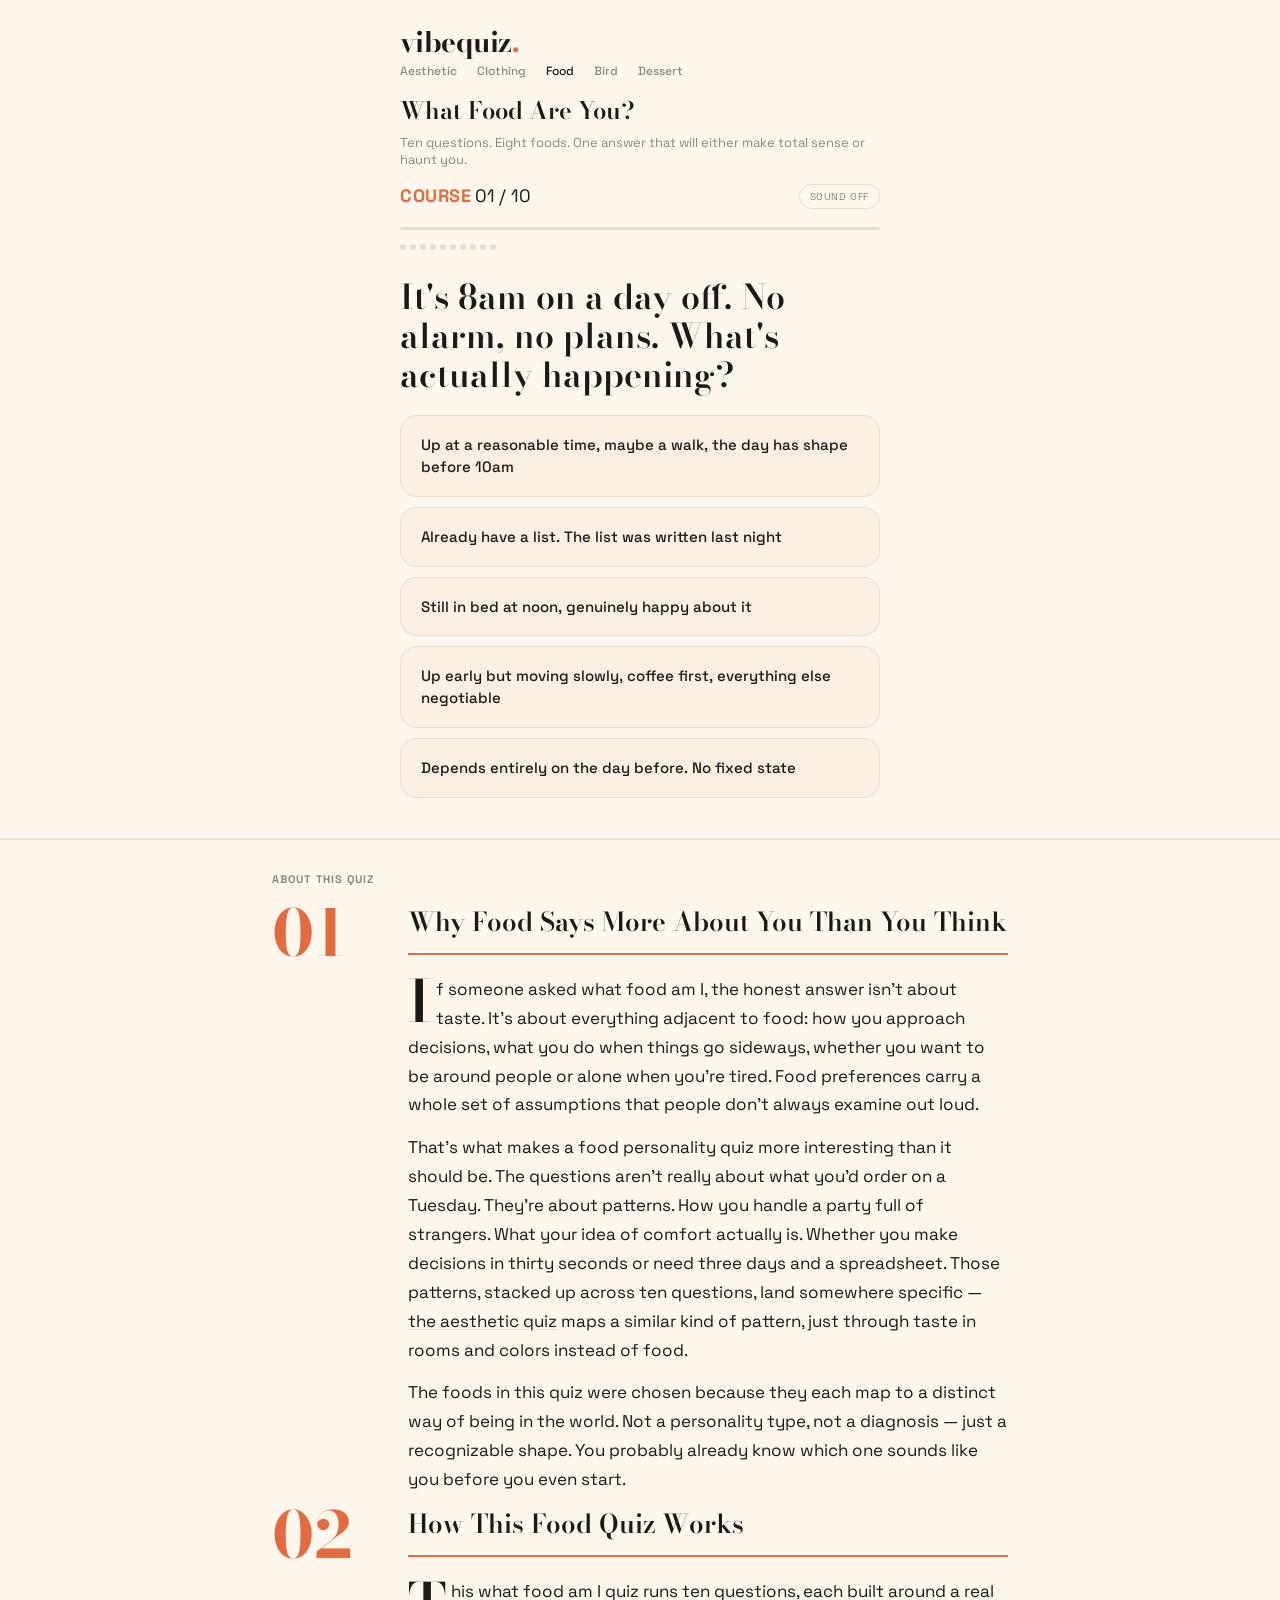
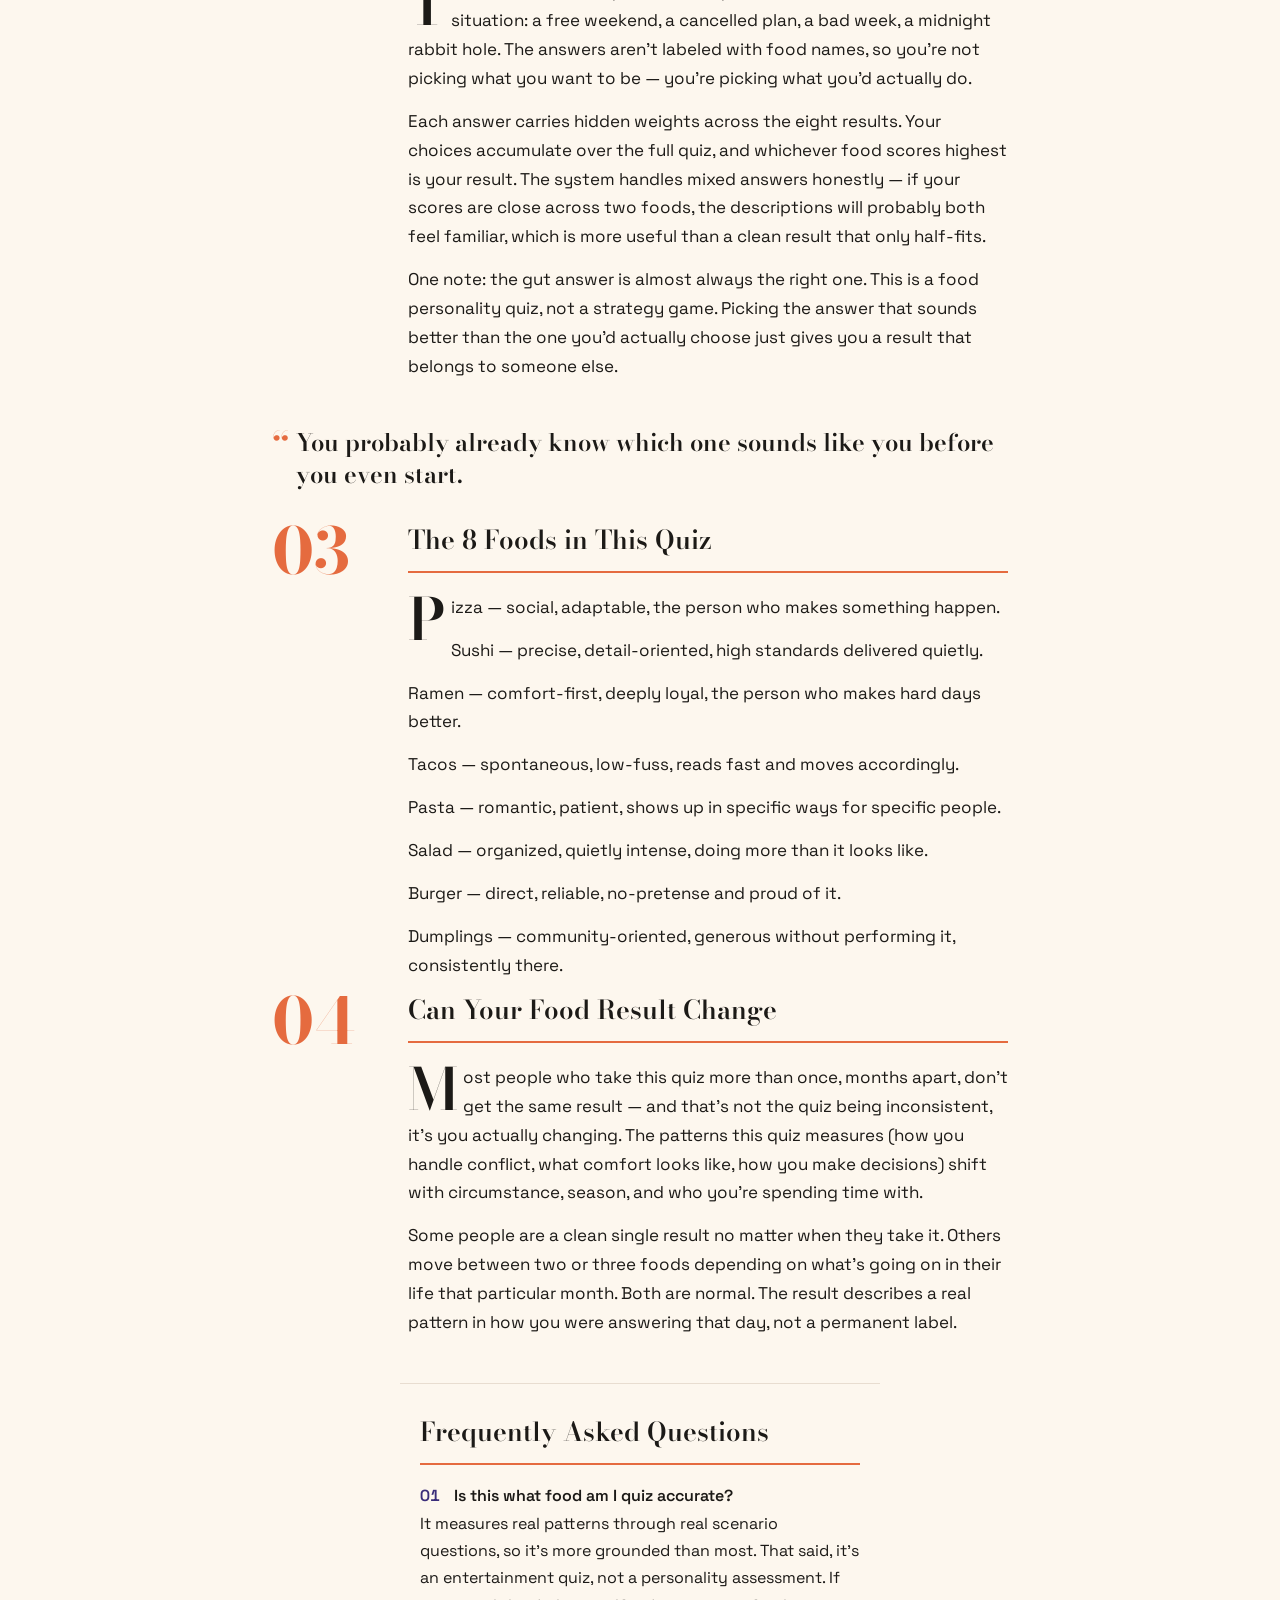
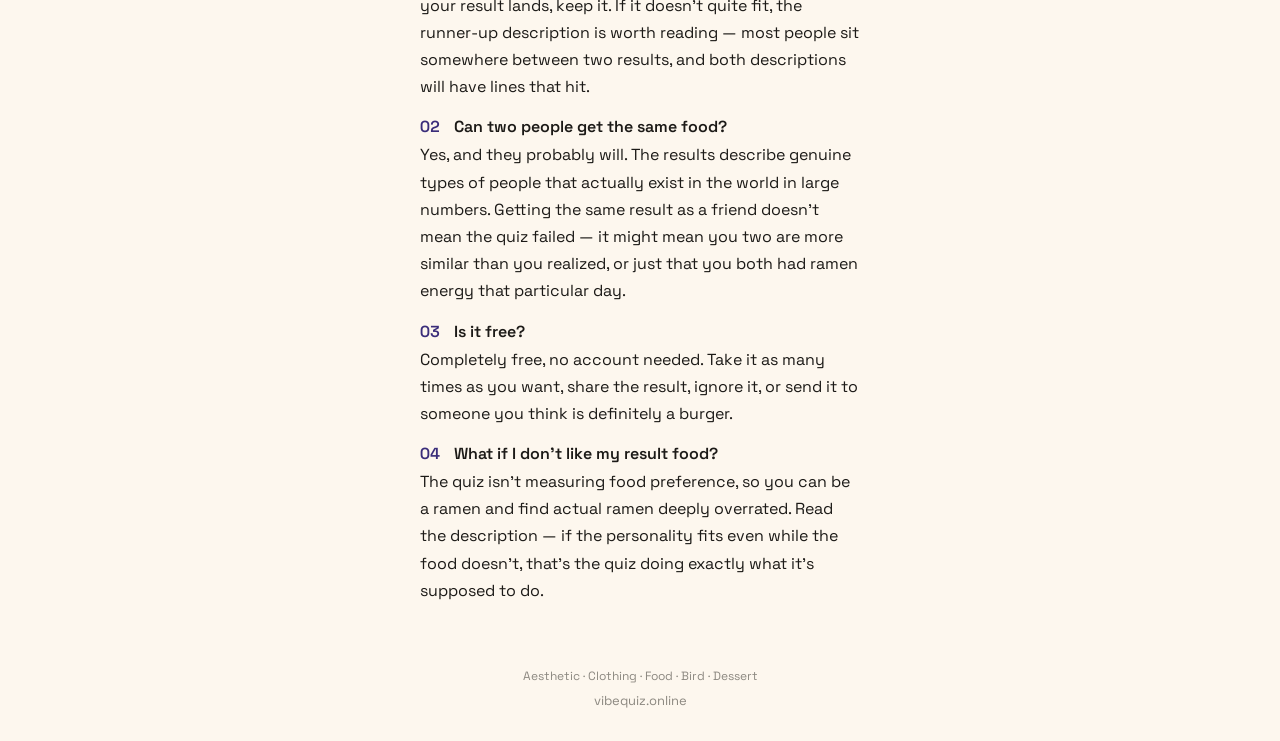
<file: what-food-am-i/index.html>
<!doctype html>
<html lang="en">
<head>
<meta charset="utf-8">
<meta name="viewport" content="width=device-width, initial-scale=1">
<title>What Food Are You? Take the Quiz</title>
<meta name="description" content="Find out what food matches your personality. A fun identity quiz with 8 delicious results. Free, instant, no sign-up.">
<link rel="canonical" href="https://vibequiz.online/what-food-am-i/">

<link rel="icon" href="/favicon.svg" type="image/svg+xml">
<link rel="alternate icon" href="/favicon-32.png">
<link rel="apple-touch-icon" href="/apple-touch-icon.png">
<link rel="manifest" href="/site.webmanifest">
<meta name="theme-color" content="#FAF6F0">

<meta property="og:type" content="website">
<meta property="og:title" content="What Food Are You? Take the Quiz">
<meta property="og:description" content="Find out what food matches your personality. A fun identity quiz with 8 delicious results. Free, instant, no sign-up.">
<meta property="og:url" content="https://vibequiz.online/what-food-am-i/">
<meta property="og:image" content="https://vibequiz.online/og-image.png">
<meta property="og:image:width" content="1200">
<meta property="og:image:height" content="630">
<meta name="twitter:card" content="summary_large_image">
<meta name="twitter:title" content="What Food Are You? Take the Quiz">
<meta name="twitter:description" content="Find out what food matches your personality. A fun identity quiz with 8 delicious results. Free, instant, no sign-up.">
<meta name="twitter:image" content="https://vibequiz.online/og-image.png">

<link rel="preconnect" href="https://fonts.googleapis.com">
<link rel="preconnect" href="https://fonts.gstatic.com" crossorigin>
<link rel="stylesheet" href="https://fonts.googleapis.com/css2?family=Bodoni+Moda:opsz,wght@6..96,400..700&family=Space+Grotesk:wght@400..700&display=swap">
<link rel="stylesheet" href="/style.css">

<script type="application/ld+json">{"@context": "https://schema.org", "@graph": [{"@type": "Quiz", "name": "What Food Are You? Take the Quiz", "description": "Find out what food matches your personality. A fun identity quiz with 8 delicious results. Free, instant, no sign-up.", "url": "https://vibequiz.online/what-food-am-i/", "about": "What Food Are You?"}, {"@type": "FAQPage", "mainEntity": [{"@type": "Question", "name": "Is this what food am I quiz accurate?", "acceptedAnswer": {"@type": "Answer", "text": "It measures real patterns through real scenario questions, so it's more grounded than most. That said, it's an entertainment quiz, not a personality assessment. If your result lands, keep it. If it doesn't quite fit, the runner-up description is worth reading — most people sit somewhere between two results, and both descriptions will have lines that hit."}}, {"@type": "Question", "name": "Can two people get the same food?", "acceptedAnswer": {"@type": "Answer", "text": "Yes, and they probably will. The results describe genuine types of people that actually exist in the world in large numbers. Getting the same result as a friend doesn't mean the quiz failed — it might mean you two are more similar than you realized, or just that you both had ramen energy that particular day."}}, {"@type": "Question", "name": "Is it free?", "acceptedAnswer": {"@type": "Answer", "text": "Completely free, no account needed. Take it as many times as you want, share the result, ignore it, or send it to someone you think is definitely a burger."}}, {"@type": "Question", "name": "What if I don't like my result food?", "acceptedAnswer": {"@type": "Answer", "text": "The quiz isn't measuring food preference, so you can be a ramen and find actual ramen deeply overrated. Read the description — if the personality fits even while the food doesn't, that's the quiz doing exactly what it's supposed to do."}}]}]}</script>

<!-- Replace with real GA4 ID -->
<script async src="https://www.googletagmanager.com/gtag/js?id=G-XXXXXXXXXX"></script>
<script>
  window.dataLayer = window.dataLayer || [];
  function gtag(){dataLayer.push(arguments);}
  gtag('js', new Date());
  gtag('config', 'G-XXXXXXXXXX');
</script>
</head>
<body>

<header class="quiz-header">
  <div class="wrap">
    <a href="/" class="logo">vibequiz<span class="logo-mark">.</span></a>
    <nav class="site-nav" aria-label="All quizzes">
<a href="/aesthetic-quiz/index.html">Aesthetic</a>
<a href="/aesthetic-quiz-clothing/index.html">Clothing</a>
<span class="site-nav-current" aria-current="page">Food</span>
<a href="/what-bird-am-i/index.html">Bird</a>
<a href="/what-dessert-am-i/index.html">Dessert</a>
</nav>
  </div>
</header>

<main class="wrap">
  <h1 class="quiz-h1">What Food Are You?</h1>
  <p class="quiz-intro">Ten questions. Eight foods. One answer that will either make total sense or haunt you.</p>

  <div id="quiz-app" data-slug="what-food-am-i">
    <noscript>
      <p class="no-js-note">Enable JavaScript to take this quiz.</p>
    </noscript>
  </div>

  <div id="results-app" hidden></div>

  <section id="all-results">
    <h2 class="visually-hidden">All Aesthetics</h2>
    <div class="all-results-item">
<h3>Pizza</h3>
<p class="all-results-verdict">Everyone&#x27;s happy when you walk in.</p>
<p id="ar-desc-pizza">Everyone&#x27;s happy when you walk in. Not because you try to make it happen, just because you carry a kind of ease that other people borrow from. Pizza energy is social by nature — you&#x27;re the person who texts the group, calls the plan into existence, and somehow ends up with twelve people in a living room at midnight when the original plan was four people for one hour.

The adaptability is real. You can read a room before you&#x27;ve fully entered it, and you adjust without thinking about it. New people don&#x27;t rattle you. Unexpected situations don&#x27;t either. You&#x27;re not being laid-back as a choice — it&#x27;s just your default operating mode.

Your friends keep your number saved under something like for when it needs to be a good night. That&#x27;s not an accident.

The thing you&#x27;re still working on: not every gathering needs you to hold it together. Sometimes you can just be there.

For your bio, something warm and a little casual — a phrase that sounds like an open invitation, because that&#x27;s basically your whole energy.</p>
</div>
<div class="all-results-item">
<h3>Sushi</h3>
<p class="all-results-verdict">You have standards and you&#x27;ve stopped apologizing for them.</p>
<p id="ar-desc-sushi">You have standards and you&#x27;ve stopped apologizing for them. Sushi is the food that requires precision to be good, and you understand that completely because you work the same way. Details matter to you — not in a fussy way, but in a the details are actually what make the whole thing work way. Other people notice the end result. You noticed the ten steps that got there.

Aesthetics are part of how you think, not just what you look at. There&#x27;s a specific way you&#x27;d like things to be, and you&#x27;re patient enough to get there. When you give feedback it&#x27;s useful because it&#x27;s specific. When you make plans they hold because you thought them through.

You&#x27;ve redone something from scratch because the first version was fine but not right. You were correct to do it.

Lean into it by letting some of the planning show. Not everyone knows how much thought goes into things that look effortless, and occasionally that&#x27;s worth saying out loud.

For your handle, something clean and precise — probably short, probably lowercase, sounds considered because it was.</p>
</div>
<div class="all-results-item">
<h3>Ramen</h3>
<p class="all-results-verdict">There&#x27;s something about you that makes people feel like they can exhale.</p>
<p id="ar-desc-ramen">There&#x27;s something about you that makes people feel like they can exhale. Ramen is the food you want when you need to feel okay again, and that&#x27;s the role you play in people&#x27;s lives without ever being asked to. They come to you at the end of difficult weeks and leave feeling like something got sorted out, even when nothing technically changed.

Your feelings run deep and you know it. You&#x27;re not dramatic about it, but you also don&#x27;t rush through hard things. You sit with them until they make sense, and that patience extends to everyone around you.

At 11pm, rewatching something you&#x27;ve seen four times, in whatever configuration makes you feel most at home — that&#x27;s not a small thing. That&#x27;s a person who knows what they need. You always know what you need, even when you&#x27;re the last person you think to apply it to.

For your username, something that sounds like a comfort you&#x27;d recommend to a friend — warm, specific, a little quiet.</p>
</div>
<div class="all-results-item">
<h3>Tacos</h3>
<p class="all-results-verdict">Decisions in thirty seconds.</p>
<p id="ar-desc-tacos">Decisions in thirty seconds. Plans that change by noon. A completely different idea by 3pm that turns out better than the original. Tacos are versatile by design and so are you, and you&#x27;ve stopped pretending that&#x27;s not how you operate. Some people need a week to pick a restaurant. You need a direction and momentum.

The spontaneity isn&#x27;t carelessness. It&#x27;s just that you process things faster than most people and you trust your first read because your first read is usually right. The people who&#x27;ve known you long enough have stopped questioning it.

You&#x27;re genuinely easy to be around because you don&#x27;t hold onto things. Something goes sideways, you vent to one person, it&#x27;s done. You have genuinely no idea how people carry things for weeks.

Lean into it by letting people know when you&#x27;re making a call rather than just making it. It&#x27;s a small thing that saves a lot of confusion.

For your bio, something short and a little irreverent — one line, lowercase, sounds like something you&#x27;d say and immediately mean.</p>
</div>
<div class="all-results-item">
<h3>Pasta</h3>
<p class="all-results-verdict">You&#x27;re the person who actually calls.</p>
<p id="ar-desc-pasta">You&#x27;re the person who actually calls. Not texts, calls. Pasta is the food that takes time to be good and so does everything you value — relationships, projects, anything worth keeping. You put real thought into the people in your life, and they know it because you show up in ways that are specific to them, not generic.

Romanticism is not a flaw in your character. It&#x27;s how you move through the world. You notice things. You remember things. You&#x27;re more disappointed than you&#x27;ll show when something doesn&#x27;t live up to what it could have been, and you give it a night before you decide what it means.

The cooking-from-scratch instinct is telling. You will take the longer route if it means the outcome is actually good. Other people think that&#x27;s a personality trait. For you it&#x27;s just math.

For your bio, something that sounds like the opening of a good letter — a little warm, a little specific, lowercase, like something someone would save.</p>
</div>
<div class="all-results-item">
<h3>Salad</h3>
<p class="all-results-verdict">You&#x27;ve already handled the thing that was bothering everyone else.</p>
<p id="ar-desc-salad">You&#x27;ve already handled the thing that was bothering everyone else. Salad has a reputation for being the low-key option, but anyone who orders it at a good restaurant knows it&#x27;s actually the most interesting thing on the menu. Same principle applies here. You read as straightforward until someone actually pays attention, and then there&#x27;s considerably more going on.

You&#x27;re organized in a way that doesn&#x27;t perform being organized. The lists exist, the plans get made, the things get done — and you&#x27;re usually also the one who noticed the problem before it became a problem.

Intensity is the word. Quiet intensity, sure, but it&#x27;s there. You care a lot about things you&#x27;ve decided to care about, and you put real effort into not letting that show all at once. People figure it out over time.

Getting up at 3am to do something useful when sleep wasn&#x27;t happening is a completely normal behavior and you&#x27;ve stopped explaining it.

For your handle, something clean and slightly underestimated — short, lowercase, the kind of username that makes people curious on second look.</p>
</div>
<div class="all-results-item">
<h3>Burger</h3>
<p class="all-results-verdict">You are what you are, and that&#x27;s not a criticism, that&#x27;s actually the thing.</p>
<p id="ar-desc-burger">You are what you are, and that&#x27;s not a criticism, that&#x27;s actually the thing. Burger is the food that doesn&#x27;t need context or explanation — it&#x27;s just good, reliably, without asking anything of you. You work the same way. People know what they&#x27;re getting and they like what they&#x27;re getting and there&#x27;s a lot of dignity in that.

The no-pretense thing runs deep. You can tell when something is being made more complicated than it needs to be, and you have a low tolerance for that once you&#x27;ve spotted it. Your feedback is direct and people use it because it cuts straight to the thing.

When plans fall apart you&#x27;re already thinking about the next option. You didn&#x27;t need the original plan that badly. You needed something to do tonight, and there are other options.

You have described something as fine, honestly when you meant it as a high compliment, and the person knew exactly what you meant.

For your bio, one clean line, no qualifiers, says exactly what it means. Just like you.</p>
</div>
<div class="all-results-item">
<h3>Dumplings</h3>
<p class="all-results-verdict">You show up.</p>
<p id="ar-desc-dumplings">You show up. Not performatively, not when it&#x27;s convenient, just consistently and without announcement. Dumplings are the food that takes time to make and gets better when shared, and that&#x27;s essentially your operating philosophy. You think in terms of people around a table.

Your patience is real. You wait for things to settle before you respond. You ask questions before you give opinions. When someone needs to be heard without being fixed, you already know not to fix anything.

There&#x27;s a specific kind of generosity you have that goes unrecorded. The free weekend that went to someone who needed it. The late-night text you answered because you just knew. It adds up and you don&#x27;t keep count, which is how people know it&#x27;s not a transaction.

You&#x27;ve thought about who else might need company tonight before you finished being disappointed that your own plans fell through. That&#x27;s the thing.

For your username, something that sounds like a place you&#x27;d invite someone to — warm and specific, lowercase, no drama.</p>
</div>
  </section>

  <article id="quiz-article">
    <span class="article-kicker">About This Quiz</span>
<div class="article-grid">
<section class="article-section">
<span class="section-number">01</span>
<div class="section-body">
<h2>Why Food Says More About You Than You Think</h2>
<p>If someone asked what food am I, the honest answer isn&#x27;t about taste. It&#x27;s about everything adjacent to food: how you approach decisions, what you do when things go sideways, whether you want to be around people or alone when you&#x27;re tired. Food preferences carry a whole set of assumptions that people don&#x27;t always examine out loud.</p>
<p>That&#x27;s what makes a food personality quiz more interesting than it should be. The questions aren&#x27;t really about what you&#x27;d order on a Tuesday. They&#x27;re about patterns. How you handle a party full of strangers. What your idea of comfort actually is. Whether you make decisions in thirty seconds or need three days and a spreadsheet. Those patterns, stacked up across ten questions, land somewhere specific — <a href="/aesthetic-quiz/index.html">the aesthetic quiz</a> maps a similar kind of pattern, just through taste in rooms and colors instead of food.</p>
<p>The foods in this quiz were chosen because they each map to a distinct way of being in the world. Not a personality type, not a diagnosis — just a recognizable shape. You probably already know which one sounds like you before you even start.</p>
</div>
</section>
<section class="article-section">
<span class="section-number">02</span>
<div class="section-body">
<h2>How This Food Quiz Works</h2>
<p>This what food am I quiz runs ten questions, each built around a real situation: a free weekend, a cancelled plan, a bad week, a midnight rabbit hole. The answers aren&#x27;t labeled with food names, so you&#x27;re not picking what you want to be — you&#x27;re picking what you&#x27;d actually do.</p>
<p>Each answer carries hidden weights across the eight results. Your choices accumulate over the full quiz, and whichever food scores highest is your result. The system handles mixed answers honestly — if your scores are close across two foods, the descriptions will probably both feel familiar, which is more useful than a clean result that only half-fits.</p>
<p>One note: the gut answer is almost always the right one. This is a food personality quiz, not a strategy game. Picking the answer that sounds better than the one you&#x27;d actually choose just gives you a result that belongs to someone else.</p>
</div>
</section>
<blockquote class="pull-quote" aria-hidden="true">You probably already know which one sounds like you before you even start.</blockquote>
<section class="article-section">
<span class="section-number">03</span>
<div class="section-body">
<h2>The 8 Foods in This Quiz</h2>
<p>Pizza — social, adaptable, the person who makes something happen.</p>
<p>Sushi — precise, detail-oriented, high standards delivered quietly.</p>
<p>Ramen — comfort-first, deeply loyal, the person who makes hard days better.</p>
<p>Tacos — spontaneous, low-fuss, reads fast and moves accordingly.</p>
<p>Pasta — romantic, patient, shows up in specific ways for specific people.</p>
<p>Salad — organized, quietly intense, doing more than it looks like.</p>
<p>Burger — direct, reliable, no-pretense and proud of it.</p>
<p>Dumplings — community-oriented, generous without performing it, consistently there.</p>
</div>
</section>
<section class="article-section">
<span class="section-number">04</span>
<div class="section-body">
<h2>Can Your Food Result Change</h2>
<p>Most people who take this quiz more than once, months apart, don&#x27;t get the same result — and that&#x27;s not the quiz being inconsistent, it&#x27;s you actually changing. The patterns this quiz measures (how you handle conflict, what comfort looks like, how you make decisions) shift with circumstance, season, and who you&#x27;re spending time with.</p>
<p>Some people are a clean single result no matter when they take it. Others move between two or three foods depending on what&#x27;s going on in their life that particular month. Both are normal. The result describes a real pattern in how you were answering that day, not a permanent label.</p>
</div>
</section>
</div>
  </article>

  <section id="quiz-faq">
    <h2>Frequently Asked Questions</h2>
    <div class="faq-item">
<h3><span class="faq-number">01</span>Is this what food am I quiz accurate?</h3>
<p>It measures real patterns through real scenario questions, so it&#x27;s more grounded than most. That said, it&#x27;s an entertainment quiz, not a personality assessment. If your result lands, keep it. If it doesn&#x27;t quite fit, the runner-up description is worth reading — most people sit somewhere between two results, and both descriptions will have lines that hit.</p>
</div>
<div class="faq-item">
<h3><span class="faq-number">02</span>Can two people get the same food?</h3>
<p>Yes, and they probably will. The results describe genuine types of people that actually exist in the world in large numbers. Getting the same result as a friend doesn&#x27;t mean the quiz failed — it might mean you two are more similar than you realized, or just that you both had ramen energy that particular day.</p>
</div>
<div class="faq-item">
<h3><span class="faq-number">03</span>Is it free?</h3>
<p>Completely free, no account needed. Take it as many times as you want, share the result, ignore it, or send it to someone you think is definitely a burger.</p>
</div>
<div class="faq-item">
<h3><span class="faq-number">04</span>What if I don&#x27;t like my result food?</h3>
<p>The quiz isn&#x27;t measuring food preference, so you can be a ramen and find actual ramen deeply overrated. Read the description — if the personality fits even while the food doesn&#x27;t, that&#x27;s the quiz doing exactly what it&#x27;s supposed to do.</p>
</div>
  </section>
</main>

<footer class="site-footer">
  <p class="footer-links"><a href="/aesthetic-quiz/index.html">Aesthetic</a>
<a href="/aesthetic-quiz-clothing/index.html">Clothing</a>
<a href="/what-food-am-i/index.html">Food</a>
<a href="/what-bird-am-i/index.html">Bird</a>
<a href="/what-dessert-am-i/index.html">Dessert</a></p>
  <p class="footer-domain">vibequiz.online</p>
</footer>

<script type="application/json" id="quiz-data">{"slug": "what-food-am-i", "questions": [{"id": 1, "text": "It's 8am on a day off. No alarm, no plans. What's actually happening?", "options": [{"text": "Up at a reasonable time, maybe a walk, the day has shape before 10am", "weights": {"pizza": 2, "tacos": 2, "burger": 3}}, {"text": "Already have a list. The list was written last night", "weights": {"sushi": 3, "salad": 2, "pasta": 1}}, {"text": "Still in bed at noon, genuinely happy about it", "weights": {"ramen": 3, "pasta": 2, "dumplings": 1}}, {"text": "Up early but moving slowly, coffee first, everything else negotiable", "weights": {"dumplings": 3, "salad": 1, "ramen": 2}}, {"text": "Depends entirely on the day before. No fixed state", "weights": {"tacos": 2, "burger": 2, "pizza": 1}}]}, {"id": 2, "text": "Someone invites you to a party where you only know the host. You...", "options": [{"text": "Show up, find your people within twenty minutes, stay late", "weights": {"pizza": 3, "dumplings": 2, "tacos": 1}}, {"text": "Go, stay two hours, leave when the energy's right", "weights": {"sushi": 3, "salad": 2, "pasta": 1}}, {"text": "Go mainly because the host matters to you, spend most of it with them", "weights": {"ramen": 3, "pasta": 2, "burger": 1}}, {"text": "Already decided before you arrive that this will be fine. It usually is", "weights": {"burger": 3, "tacos": 2, "pizza": 1}}, {"text": "Suggest doing something smaller instead, and mean it as a kindness", "weights": {"dumplings": 3, "pasta": 2, "ramen": 1}}]}, {"id": 3, "text": "You need to make a decision by tonight. Your process looks like...", "options": [{"text": "Research, notes, comparison, then the decision that was obvious from the start", "weights": {"sushi": 3, "salad": 2, "pasta": 1}}, {"text": "What feels right in the next thirty seconds. That", "weights": {"tacos": 2, "pizza": 3, "burger": 1}}, {"text": "Whatever requires the least explaining to other people", "weights": {"burger": 3, "ramen": 1, "tacos": 2}}, {"text": "Sitting with it until it settles. Rushing this has never worked", "weights": {"pasta": 3, "ramen": 2, "dumplings": 1}}, {"text": "Asking everyone whose opinion you trust, then averaging it", "weights": {"dumplings": 3, "sushi": 1, "salad": 2}}]}, {"id": 4, "text": "Something goes wrong mid-week. Nothing catastrophic, just annoying. You...", "options": [{"text": "Go home, make something warm, feel better by morning", "weights": {"ramen": 3, "pasta": 2, "dumplings": 1}}, {"text": "Handle it immediately, cross it off, don't let it sit", "weights": {"salad": 3, "sushi": 2, "burger": 1}}, {"text": "Vent to one person, feel better, move on fast", "weights": {"tacos": 3, "pizza": 2, "burger": 1}}, {"text": "Text the group chat. Shared suffering is lighter suffering", "weights": {"pizza": 3, "dumplings": 2, "ramen": 1}}, {"text": "Deal with it quietly. Not every problem needs an audience", "weights": {"burger": 3, "salad": 2, "tacos": 1}}]}, {"id": 5, "text": "Your idea of comfort on a hard day is...", "options": [{"text": "Something hot in a bowl, the same show again, do not disturb", "weights": {"ramen": 3, "dumplings": 2, "pasta": 1}}, {"text": "A workout or a walk. Movement fixes it faster than anything else", "weights": {"salad": 3, "sushi": 2, "burger": 1}}, {"text": "People. Being around people, even quietly", "weights": {"pizza": 3, "tacos": 2, "burger": 1}}, {"text": "Cooking something from scratch. The process is the point", "weights": {"pasta": 3, "ramen": 2, "dumplings": 1}}, {"text": "Depends on the problem. You have a different protocol for each one", "weights": {"sushi": 3, "salad": 1, "tacos": 2}}]}, {"id": 6, "text": "A free weekend appears with zero obligations. First instinct:", "options": [{"text": "Figure it out Friday night. Something will present itself", "weights": {"tacos": 2, "burger": 3, "pizza": 1}}, {"text": "Already have something in mind. Already know what you want from it", "weights": {"sushi": 3, "salad": 3, "pasta": 1}}, {"text": "Invite people over. A free weekend is better shared", "weights": {"pasta": 3, "dumplings": 2, "ramen": 1}}, {"text": "Give it to someone who needs your time. You'll find another free weekend", "weights": {"dumplings": 3, "ramen": 2, "pasta": 1}}, {"text": "Protect it aggressively. This is yours", "weights": {"pizza": 3, "tacos": 2, "sushi": 1}}]}, {"id": 7, "text": "What do people tend to come to you for?", "options": [{"text": "A good time, or to know what the plan is", "weights": {"pizza": 3, "tacos": 2, "burger": 1}}, {"text": "Honest feedback, delivered carefully", "weights": {"sushi": 3, "salad": 2, "pasta": 1}}, {"text": "To feel heard without being fixed", "weights": {"dumplings": 3, "ramen": 2, "pasta": 1}}, {"text": "A straight answer when everyone else is being vague", "weights": {"burger": 3, "pizza": 1, "tacos": 2}}, {"text": "To feel better about something they're going through", "weights": {"ramen": 3, "pasta": 2, "dumplings": 1}}]}, {"id": 8, "text": "Plans change last minute. You were looking forward to this. You...", "options": [{"text": "Already pivoting. What else can we do tonight?", "weights": {"tacos": 2, "pizza": 3, "burger": 1}}, {"text": "Fine, but you're noting that this keeps happening", "weights": {"sushi": 3, "salad": 2, "ramen": 1}}, {"text": "More disappointed than you'll say. Give it a night", "weights": {"pasta": 3, "ramen": 2, "dumplings": 1}}, {"text": "Actually kind of relieved. Staying in was always an option", "weights": {"burger": 3, "salad": 2, "tacos": 1}}, {"text": "Immediately think about who else might need company tonight", "weights": {"dumplings": 3, "sushi": 1, "pasta": 2}}]}, {"id": 9, "text": "It's late and you can't sleep. You end up...", "options": [{"text": "Rewatching something familiar until you drift off", "weights": {"ramen": 3, "pizza": 2, "burger": 1}}, {"text": "Reading, or doing something quiet and absorbing", "weights": {"sushi": 3, "salad": 1, "pasta": 2}}, {"text": "Texting someone who you know is also awake", "weights": {"dumplings": 3, "ramen": 2, "pasta": 1}}, {"text": "Scrolling until your eyes close. No strategy", "weights": {"tacos": 3, "pizza": 1, "burger": 2}}, {"text": "Getting up and doing something useful. Sleep wasn't happening anyway", "weights": {"salad": 3, "sushi": 2, "dumplings": 1}}]}, {"id": 10, "text": "You put a lot of work into something. It doesn't land the way you hoped. You...", "options": [{"text": "Figure out what went wrong and try again. That's the whole process", "weights": {"pasta": 3, "ramen": 2, "dumplings": 1}}, {"text": "Were already prepared for this. You had a backup read on it", "weights": {"sushi": 3, "salad": 2, "burger": 1}}, {"text": "Move on faster than most people expect you to", "weights": {"pizza": 3, "tacos": 2, "burger": 1}}, {"text": "Take it in stride. You've been here before and it was fine", "weights": {"burger": 3, "salad": 2, "pizza": 1}}, {"text": "Sit with it, and eventually show up for someone else going through the same thing", "weights": {"dumplings": 3, "pasta": 2, "ramen": 1}}]}], "results": {"pizza": {"name": "Pizza", "emoji": "🍕", "palette": {"bg": ["#C44D2A", "#E8835A", "#F5C4A8"], "text": "#F5F0E8", "tag": "#C44D2A", "texture": "grain"}, "signals": ["group chat", "friday night", "extra slice", "the plan"], "fragments": ["showing up when it counts", "knowing everyone's order", "staying past midnight", "the one who texts first", "making something feel like an occasion"], "verdict": "Everyone's happy when you walk in."}, "sushi": {"name": "Sushi", "emoji": "🍣", "palette": {"bg": ["#1C3A4A", "#2E5266", "#B8D4C8"], "text": "#F5F0E8", "tag": "#2E5266", "texture": "lines"}, "signals": ["clean lines", "precision", "omakase", "quiet focus"], "fragments": ["noticing what others miss", "getting the details exactly right", "choosing quality over quantity", "reading a room before speaking", "knowing when something is finished"], "verdict": "You have standards and you've stopped apologizing for them."}, "ramen": {"name": "Ramen", "emoji": "🍜", "palette": {"bg": ["#6B2D1E", "#A05540", "#E8C8A8"], "text": "#F5F0E8", "tag": "#8B3A2A", "texture": "grain"}, "signals": ["late night", "steam rising", "familiar show", "soft lighting"], "fragments": ["rewatching something you already love", "making space for hard feelings", "staying in when staying in is right", "knowing what you actually need", "showing up for someone at the end of their week"], "verdict": "There's something about you that makes people feel like they can exhale."}, "tacos": {"name": "Tacos", "emoji": "🌮", "palette": {"bg": ["#D4893A", "#E8B870", "#F5E4C0"], "text": "#1A1A1A", "tag": "#D4893A", "texture": "dots"}, "signals": ["last minute", "hot sauce", "change of plans", "tuesday energy"], "fragments": ["deciding in thirty seconds", "pivoting without drama", "making it work with what's there", "not holding onto things past their use", "finding the better option on the fly"], "verdict": "Decisions in thirty seconds."}, "pasta": {"name": "Pasta", "emoji": "🍝", "palette": {"bg": ["#4A2040", "#7A4A6A", "#D4A8C0"], "text": "#F5F0E8", "tag": "#6B3A5E", "texture": "grain"}, "signals": ["slow sunday", "something from scratch", "the long table", "good wine"], "fragments": ["cooking when there was an easier option", "remembering specific details about people", "being more disappointed than you'll say", "taking the longer route because it's worth it", "writing something meant for one person"], "verdict": "You're the person who actually calls."}, "salad": {"name": "Salad", "emoji": "🥗", "palette": {"bg": ["#1E3D28", "#3A6B4A", "#A8D4B0"], "text": "#F5F0E8", "tag": "#2E5C3A", "texture": "lines"}, "signals": ["cold water", "early morning", "clean surface", "the list"], "fragments": ["handling it before it becomes a problem", "getting up when sleep wasn't happening", "crossing things off in real time", "caring more than the exterior suggests", "knowing exactly what needs to happen next"], "verdict": "You've already handled the thing that was bothering everyone else."}, "burger": {"name": "Burger", "emoji": "🍔", "palette": {"bg": ["#3A2518", "#6B4A2A", "#C8A870"], "text": "#F5F0E8", "tag": "#4A3020", "texture": "grain"}, "signals": ["no fuss", "straight answer", "old booth", "reliable order"], "fragments": ["meaning exactly what you say", "skipping the part that doesn't need to be there", "being the same in every situation", "already on to the next thing", "saying fine and meaning it as a compliment"], "verdict": "You are what you are, and that's not a criticism, that's actually the thing."}, "dumplings": {"name": "Dumplings", "emoji": "🥟", "palette": {"bg": ["#6B3028", "#A06050", "#E8C8B8"], "text": "#F5F0E8", "tag": "#8B4A3A", "texture": "dots"}, "signals": ["around the table", "someone's kitchen", "passed down", "quiet generosity"], "fragments": ["thinking about whether someone is okay", "showing up without being asked", "remembering what people mentioned once", "making the smaller suggestion because it's kinder", "staying after everyone else has left"], "verdict": "You show up."}}}</script>
<script src="/quiz-engine.min.js" defer></script>
</body>
</html>
</file>
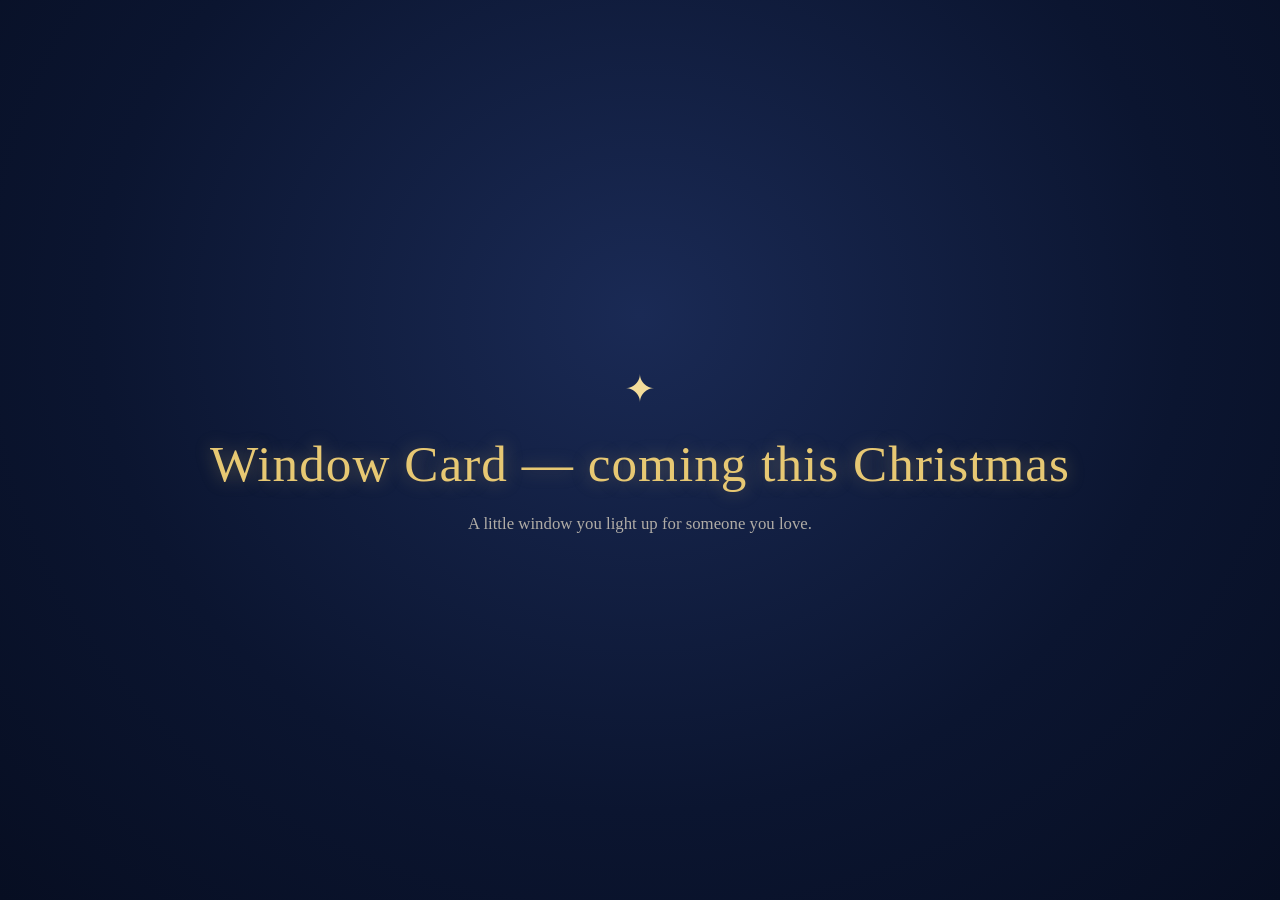
<file: xmas/public/index.html>
<!doctype html>
<html lang="en">
<head>
<meta charset="utf-8">
<meta name="viewport" content="width=device-width, initial-scale=1, viewport-fit=cover">
<title>Window Card — coming this Christmas</title>
<meta name="description" content="A little window you light up for someone you love. Coming this Christmas.">
<meta name="robots" content="noindex">
<style>
  html, body { height: 100%; margin: 0; }
  body {
    background: #0b1530;
    background-image: radial-gradient(ellipse at 50% 35%, #1a2a55 0%, #0b1530 60%, #070e22 100%);
    color: #e7c873;
    font-family: Georgia, "Times New Roman", serif;
    display: flex; align-items: center; justify-content: center;
    text-align: center; padding: 24px; box-sizing: border-box;
  }
  h1 {
    font-weight: normal; font-size: clamp(1.8rem, 6vw, 3.2rem);
    letter-spacing: .02em; margin: 0 0 .4em;
    text-shadow: 0 0 18px rgba(231, 200, 115, .35);
  }
  p { color: rgba(243, 232, 208, .7); font-size: 1.05rem; margin: 0; }
  .star { font-size: 2.4rem; margin-bottom: .6em; color: #f3dc9a; }
</style>
</head>
<body>
  <main>
    <div class="star" aria-hidden="true">✦</div>
    <h1>Window Card — coming this Christmas</h1>
    <p>A little window you light up for someone you love.</p>
  </main>
</body>
</html>
</file>
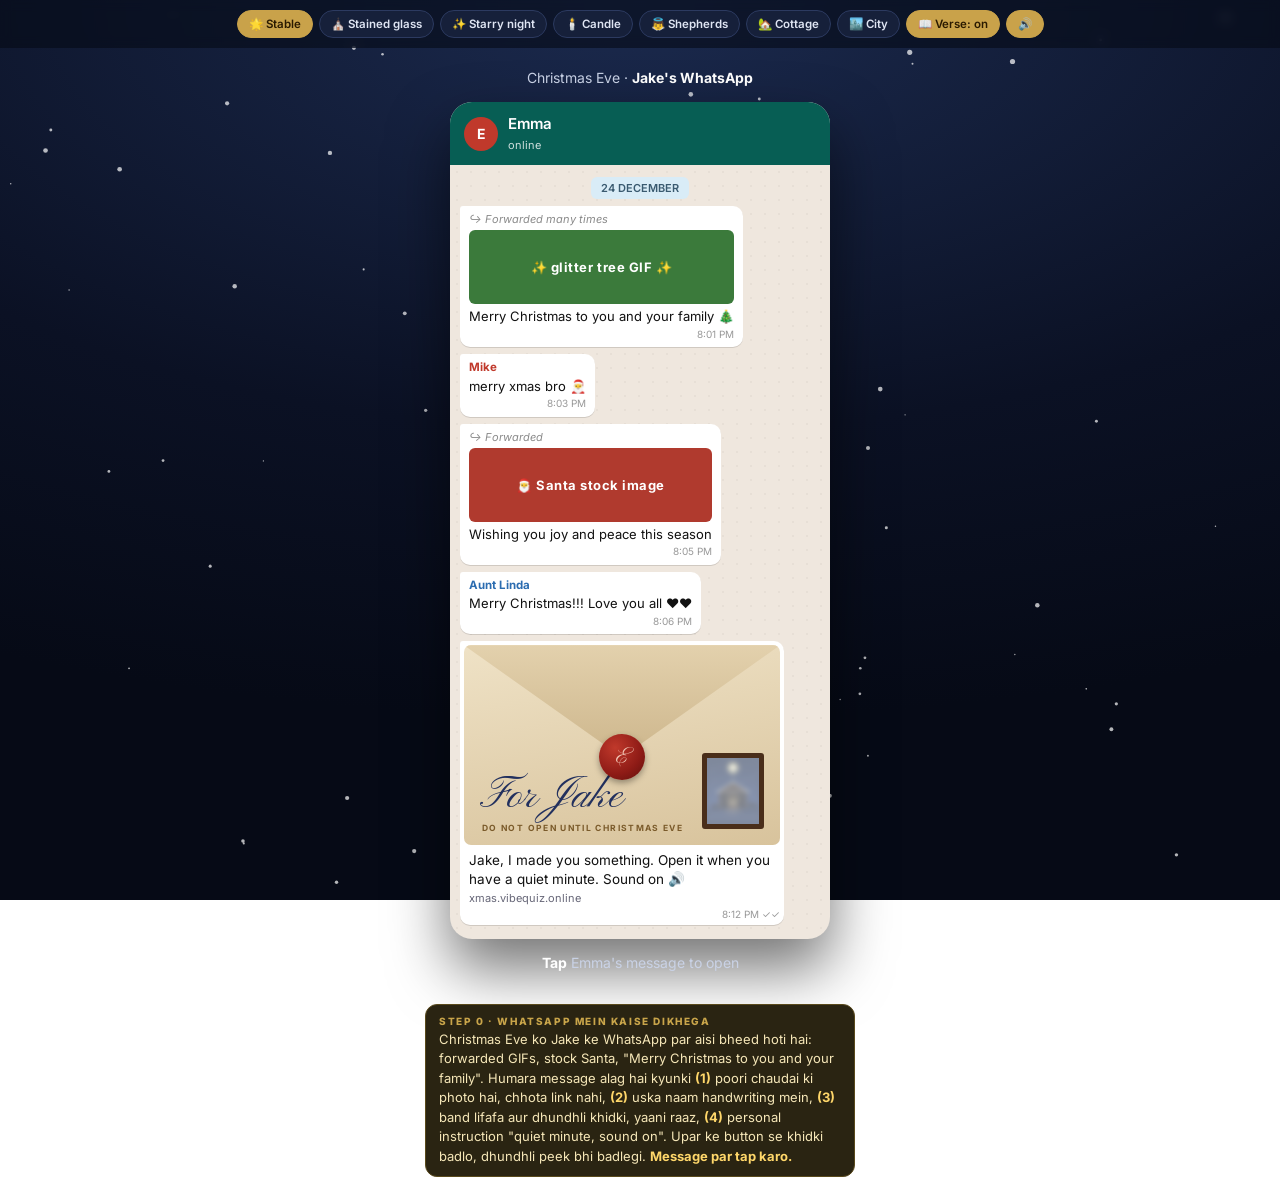
<file: xmas/reference-demo.html>
<!DOCTYPE html>
<html lang="en">
<head>
<meta charset="utf-8">
<meta name="viewport" content="width=device-width,initial-scale=1,viewport-fit=cover">
<title>Window Card — Stable Window Demo</title>
<link rel="preconnect" href="https://fonts.googleapis.com">
<link rel="preconnect" href="https://fonts.gstatic.com" crossorigin>
<link href="https://fonts.googleapis.com/css2?family=IM+Fell+English:ital@0;1&family=Pinyon+Script&family=Cinzel:wght@500;700&family=Inter:wght@400;500;700;800&display=swap" rel="stylesheet">
<style>
*{box-sizing:border-box;-webkit-tap-highlight-color:transparent}
:root{--gold:#c9a24a;--gold2:#e8c877;--paper:#f3e8d0;--ink:#3a2a1c;--navy:#0d1630;--red:#8e1b16}
html,body{margin:0;min-height:100%}
body{background:radial-gradient(120% 80% at 50% 0%,#1b2a4e,#0b1124 60%,#060a16);background-attachment:fixed;color:#f3e8d0;font-family:Inter,system-ui,sans-serif;overflow-x:hidden}
canvas#snow,canvas#fx{position:fixed;inset:0;width:100%;height:100%;pointer-events:none}
canvas#fx{z-index:60}
.top{position:sticky;top:0;z-index:50;display:flex;flex-wrap:wrap;gap:6px;justify-content:center;padding:10px;background:rgba(6,10,22,.6);backdrop-filter:blur(6px);-webkit-backdrop-filter:blur(6px)}
.top button{background:#16203a;border:1px solid #2c3a60;color:#dfe5f3;border-radius:99px;padding:6px 11px;font:600 11.5px Inter;cursor:pointer}
.top button.on{background:var(--gold);color:#2a1a00;border-color:var(--gold)}
.top button.soon{opacity:.45}
.stage{position:relative;z-index:2;max-width:430px;margin:0 auto;min-height:calc(100svh - 50px);padding:20px 14px 30px;display:flex;flex-direction:column;align-items:center;justify-content:center;gap:14px}
.screen{display:none;width:100%;flex-direction:column;align-items:center;gap:14px}
.screen.on{display:flex;animation:fin .7s ease both}
@keyframes fin{from{opacity:0;transform:translateY(12px)}}
.hint{font-size:14px;color:#c9d2e6;text-align:center;line-height:1.45;min-height:20px}
.hint b{color:#fff}
.pulse{animation:pulse 1.6s ease-in-out infinite}@keyframes pulse{50%{opacity:.4}}
.btn{background:var(--gold);color:#2a1a00;border:0;border-radius:99px;padding:13px 22px;font:800 14.5px Inter;cursor:pointer;box-shadow:0 5px 0 #7a5a1c,0 10px 24px rgba(0,0,0,.35)}
.btn:active{transform:translateY(3px);box-shadow:0 2px 0 #7a5a1c}
.btn.ghost{background:transparent;color:#f3e8d0;border:1.5px solid rgba(243,232,208,.4);box-shadow:none}
.hidden{display:none!important}
.linkish{background:none;border:0;color:#c9d2e6;text-decoration:underline;font:500 12px Inter;cursor:pointer}
.note{max-width:430px;width:calc(100% - 28px);margin:0 auto 24px;background:#2a2412;border:1px solid #5a4a1c;color:#f6e7b8;border-radius:12px;padding:10px 13px;font-size:13px;line-height:1.5;position:relative;z-index:3}
.note b{color:#ffd76a}.note .k{display:block;font:800 10px Inter;letter-spacing:.16em;color:#c9a54a;margin-bottom:3px}

/* whatsapp chat */
.wa{width:100%;max-width:380px;border-radius:22px;overflow:hidden;background:#efe7de;box-shadow:0 30px 60px rgba(0,0,0,.55);color:#111}
.wah{background:#075e54;color:#fff;padding:12px 14px;display:flex;align-items:center;gap:10px}
.wah .av{width:34px;height:34px;border-radius:50%;background:#c0392b;display:flex;align-items:center;justify-content:center;font:700 14px Inter}
.wah b{font:600 15px Inter;display:block}.wah small{font-size:11px;opacity:.8}
.wab{padding:12px 10px 14px;display:flex;flex-direction:column;gap:7px;background-image:radial-gradient(rgba(0,0,0,.035) 1px,transparent 1.2px);background-size:14px 14px}
.bb{align-self:flex-start;max-width:82%;background:#fff;border-radius:3px 10px 10px 10px;padding:6px 9px;font-size:13px;line-height:1.35;box-shadow:0 1px .5px rgba(0,0,0,.13)}
.bb .fw{font-size:11px;color:#8a8a8a;font-style:italic;margin-bottom:3px}
.bb .who{font-size:11.5px;font-weight:700;margin-bottom:2px}
.bb .gif{height:74px;border-radius:6px;margin-bottom:4px;display:flex;align-items:center;justify-content:center;font:700 13px Inter;color:#fff;letter-spacing:.04em}
.bb .tm{font-size:10px;color:#999;text-align:right;margin-top:2px}
.day{align-self:center;background:#d9ecf7;color:#3a5a70;font:600 11px Inter;padding:4px 10px;border-radius:6px}
.ours{max-width:90%;padding:4px;cursor:pointer;animation:wob 2.6s ease-in-out infinite}
@keyframes wob{0%,90%,100%{transform:none}93%{transform:rotate(-1.2deg)}96%{transform:rotate(1.2deg)}}
.pv{position:relative;height:200px;border-radius:7px;overflow:hidden;background:linear-gradient(170deg,#efe2c6,#d8c39c)}
.pv .fl{position:absolute;left:0;right:0;top:0;height:56%;background:linear-gradient(#e3d1ad,#cdb68c);clip-path:polygon(0 0,100% 0,50% 100%);z-index:2}
.pv .sl{position:absolute;left:50%;top:56%;width:46px;height:46px;margin:-23px 0 0 -23px;border-radius:50%;z-index:3;background:radial-gradient(circle at 35% 30%,#c0392b,#8e1b16 60%,#5e100c);color:#f3c9b8;font:24px 'Pinyon Script';display:flex;align-items:center;justify-content:center;box-shadow:0 3px 6px rgba(0,0,0,.35)}
.pv .peek{position:absolute;right:16px;bottom:16px;width:62px;height:76px;border:5px solid #4a2e1a;border-radius:3px;overflow:hidden;z-index:2;background:#0b1433}
.pv .peek .s{position:absolute;inset:0;filter:blur(2.5px) brightness(1.1)}
.pv .peek::after{content:"";position:absolute;inset:0;background:rgba(225,236,248,.55)}
.pv .nm{position:absolute;left:16px;bottom:26px;z-index:2;font:44px/1 'Pinyon Script';color:#22305e}
.pv .dn{position:absolute;left:18px;bottom:12px;z-index:2;font:700 8.5px Inter;letter-spacing:.16em;color:#7a5a2a}
.ours .cp{padding:6px 5px 2px;font-size:13.5px;line-height:1.4}
.ours .dm{padding:0 5px;font-size:11px;color:#667}

/* envelope */
.env{position:relative;width:330px;height:220px;margin-top:70px}
.env-back{position:absolute;inset:0;background:#cdb894;border-radius:8px;box-shadow:0 22px 44px rgba(0,0,0,.5)}
.env-card{position:absolute;left:16px;right:16px;top:12px;height:196px;background:var(--paper);border-radius:4px;box-shadow:inset 0 0 0 7px var(--paper),inset 0 0 0 8px var(--gold);transition:transform 1.1s cubic-bezier(.3,1.2,.5,1) .55s;display:flex;justify-content:center;padding-top:16px;font:italic 22px 'IM Fell English';color:var(--red);z-index:2}
.env-front{position:absolute;inset:0;background:linear-gradient(170deg,#efe2c6,#dcc8a2);clip-path:polygon(0 0,50% 54%,100% 0,100% 100%,0 100%);border-radius:8px;z-index:3}
.env-flap{position:absolute;left:0;right:0;top:0;height:58%;background:linear-gradient(#e3d1ad,#cdb68c);clip-path:polygon(0 0,100% 0,50% 100%);transform-origin:top;transition:transform .7s ease,z-index 0s .35s;z-index:4}
.env.open .env-flap{transform:rotateX(180deg);z-index:1}
.env.open .env-card{transform:translateY(-140px)}
.addr{position:absolute;left:28px;bottom:24px;z-index:5;color:#22305e;line-height:1}
.addr .to{font:46px 'Pinyon Script'}
.addr .sub{font:italic 15px 'IM Fell English';opacity:.85;margin-top:4px}
.stamp{position:absolute;right:22px;bottom:22px;width:52px;height:64px;background:#fffdf5;z-index:5;padding:4px;border:3px dotted #e2cfab}
.stamp i{display:block;height:100%;background:linear-gradient(#1c2c5a,#0b1433);position:relative}
.stamp i::before{content:"";position:absolute;left:50%;top:10px;width:16px;height:16px;margin-left:-8px;background:#f2d27a;clip-path:polygon(50% 0,61% 35%,98% 35%,68% 57%,79% 91%,50% 70%,21% 91%,32% 57%,2% 35%,39% 35%)}
.pm{position:absolute;right:46px;bottom:40px;z-index:6;width:74px;height:74px;border-radius:50%;border:2px solid rgba(34,48,94,.5);transform:rotate(-14deg);display:flex;flex-direction:column;align-items:center;justify-content:center;color:rgba(34,48,94,.65);font:800 8.5px Inter;letter-spacing:.08em;text-align:center;line-height:1.3}
.seal{position:absolute;left:50%;top:58%;width:66px;height:66px;margin:-33px 0 0 -33px;border-radius:50%;z-index:7;border:0;cursor:pointer;background:radial-gradient(circle at 35% 30%,#c0392b,#8e1b16 60%,#5e100c);box-shadow:0 4px 10px rgba(0,0,0,.4),inset 0 -3px 6px rgba(0,0,0,.35);color:#f3c9b8;font:30px 'Pinyon Script';display:flex;align-items:center;justify-content:center}
.seal::before{content:"";position:absolute;inset:7px;border-radius:50%;border:2px dashed rgba(255,210,190,.4)}
.seal.broken{animation:crack .7s forwards}
@keyframes crack{30%{transform:scale(1.18) rotate(-10deg)}100%{transform:translateY(170px) rotate(90deg) scale(.6);opacity:0}}

/* window */
.wcard{position:relative;width:330px;background:var(--paper);color:var(--ink);border-radius:6px;padding:20px 18px 18px;display:flex;flex-direction:column;align-items:center;gap:10px;box-shadow:0 30px 60px rgba(0,0,0,.55),inset 0 0 0 9px var(--paper),inset 0 0 0 11px var(--gold),inset 0 0 0 14px var(--paper),inset 0 0 0 15px rgba(201,162,74,.5)}
.wcard .k{font:600 10px Cinzel;letter-spacing:.24em;color:#8a6a34;text-transform:uppercase}
.wcard h1{margin:0;font:italic 30px 'IM Fell English';color:var(--red)}
.win{position:relative;width:244px;height:296px;border:12px solid #4a2e1a;border-radius:4px;overflow:hidden;background:#0b1433;box-shadow:inset 0 0 0 2px #2e1c10,0 5px 0 #2e1c10}
.win::after{content:"";position:absolute;inset:0;pointer-events:none;background:repeating-linear-gradient(90deg,transparent 0 10px,rgba(0,0,0,.0) 10px 11px);z-index:5}
.bar-v,.bar-h{position:absolute;background:#4a2e1a;z-index:4;pointer-events:none;box-shadow:0 0 3px rgba(0,0,0,.5)}
.bar-v{left:50%;top:0;bottom:0;width:8px;margin-left:-4px}.bar-h{top:46%;left:0;right:0;height:8px}
.shutters{position:relative;display:flex;align-items:center}
.shut{width:36px;height:296px;background:repeating-linear-gradient(0deg,#5a3a22 0 22px,#4a2e1a 22px 24px);border:3px solid #3a2414;margin:0 -2px}
.win.glass{border-radius:132px 132px 6px 6px;border-color:#857b6e;background:#120e0a;box-shadow:inset 0 0 0 2px #5e564b,0 5px 0 #5e564b,0 0 0 4px #a39888}
.win.glass .bar-v,.win.glass .bar-h{display:none}
.pane{cursor:pointer;fill-opacity:.16;transition:fill-opacity .5s,filter .5s}
.pane.on{fill-opacity:.95}
.lit .pane{fill-opacity:.98}
.sweep{position:absolute;inset:0;z-index:4;pointer-events:none;background:linear-gradient(115deg,transparent 30%,rgba(255,250,225,.55) 48%,transparent 66%);transform:translateX(-120%)}
.sweep.go{animation:sweep 2.4s ease-in-out}
@keyframes sweep{to{transform:translateX(120%)}}
.glowcast{position:absolute;left:-30px;right:-30px;bottom:-40px;height:90px;pointer-events:none;opacity:0;transition:opacity 2s;background:radial-gradient(ellipse at 30% 50%,rgba(179,32,42,.35),transparent 60%),radial-gradient(ellipse at 55% 50%,rgba(31,79,168,.35),transparent 60%),radial-gradient(ellipse at 75% 50%,rgba(227,179,65,.35),transparent 60%);filter:blur(10px)}
.glowcast.on{opacity:1}
.glory{opacity:0;transition:opacity 2s}.lit .glory{opacity:1}
.ang{opacity:0;transition:opacity 1s}.ang.show{opacity:.85}.lit .ang{opacity:1}
.cloud{cursor:pointer;transition:transform 1.6s ease-in,opacity 1.6s}.cloud.gone{opacity:0;pointer-events:none}.lit .cloud{opacity:0}
.cw{fill:#1c2238;transition:fill .3s}.cw.on,.lit .cw{fill:var(--c)}
.cotF{opacity:0;transition:opacity 1s}.lit .cotF{opacity:1}
.tbulb{fill:#3a3a3a;transition:fill .4s}.lit .tbulb{fill:var(--c);animation:tw 1.2s infinite alternate}
.win.cnd .bar-v,.win.cnd .bar-h{display:none}
.win.cnd{touch-action:none}
.cflame{transform-origin:122px 168px;transform:scale(var(--f,0));}
.cflame .fl{animation:flk .35s ease-in-out infinite alternate;transform-origin:122px 168px}
@keyframes flk{to{transform:scaleY(.88) scaleX(1.08) translateY(1px)}}
.warm{opacity:0;transition:opacity 1.6s}
.lit .warm{opacity:1}
.lan{fill:#2a2a3a;transition:fill .5s}
.lit .lan{fill:#ffd27a;filter:drop-shadow(0 0 4px #ffcf6b)}
.lanG{opacity:0;transition:opacity .6s}
.lit .lanG{opacity:.5}
.trav{transform:translateX(-90px);transition:transform 7s ease-out 1.2s}
.lit .trav{transform:translateX(0)}
.ring{transition:stroke-dashoffset .05s linear}
.win.sky .bar-v,.win.sky .bar-h{display:none}
.win.sky{touch-action:none}
.sdot{fill:#fff;transition:r .3s}
.sdot.next{animation:nextp 1s ease-in-out infinite}
@keyframes nextp{50%{r:7px;fill:#ffe9a0}}
.sdot.done{fill:#ffe08a}
.sline{stroke:#ffe08a;stroke-width:2.2;stroke-linecap:round;filter:drop-shadow(0 0 4px #ffd86a)}
.bstar{opacity:0;transition:opacity 1.6s}
.lit .bstar{opacity:1}
.kings{transform:translateX(-120px);transition:transform 7s linear}
.lit .kings{transform:translateX(70px)}
.lit .sdot{opacity:0;transition:opacity 1s}
canvas.frost{position:absolute;inset:0;width:100%;height:100%;z-index:3;touch-action:none;cursor:crosshair;transition:opacity 1.4s}
canvas.frost.gone{opacity:0;pointer-events:none}
.scene{position:absolute;inset:0}
.scene svg{width:100%;height:100%;display:block}
.beam{opacity:.08;transition:opacity 2s}
.lit .beam{opacity:.55}
.starG{transition:transform 1.6s;transform-origin:122px 46px}
.lit .starG{transform:scale(1.35)}
.glow{opacity:.35;transition:opacity 2s}
.lit .glow{opacity:1}
.tw{animation:tw 1.8s infinite alternate}@keyframes tw{to{opacity:.3}}
.chint{font-size:13.5px;color:#5c4a34;text-align:center;min-height:19px}
.mic{background:#ecf1f7;border:1px solid #bccbdb;color:#284563;border-radius:99px;padding:8px 14px;font:700 12.5px Inter;cursor:pointer}

/* vintage card */
.vcard{position:relative;width:320px;height:470px;perspective:1500px;cursor:pointer}
.vface{position:absolute;inset:0;border-radius:4px;background:var(--paper);color:var(--ink);box-shadow:0 30px 60px rgba(0,0,0,.55);overflow:hidden}
.vface::before{content:"";position:absolute;inset:0;background-image:radial-gradient(rgba(120,90,40,.10) 1px,transparent 1.2px),radial-gradient(rgba(120,90,40,.07) 1px,transparent 1.2px);background-size:7px 7px,11px 11px;background-position:0 0,3px 5px;pointer-events:none}
.vface::after{content:"";position:absolute;inset:10px;border:2px solid var(--gold);outline:1px solid var(--gold);outline-offset:-7px;pointer-events:none}
.vfront{z-index:2;transform-origin:left center;transition:transform 1.4s cubic-bezier(.6,0,.25,1);backface-visibility:hidden;-webkit-backface-visibility:hidden;display:flex;flex-direction:column;align-items:center;padding:30px 24px;text-align:center}
.vcard.open .vfront{transform:rotateY(-165deg)}
.vfront .a{font:italic 20px 'IM Fell English';color:#7a5a2a}
.vfront .xm{font:italic 50px/0.95 'IM Fell English';color:var(--red)}
.vfront .oval{width:230px;height:250px;border-radius:50%;overflow:hidden;margin:14px 0 8px;border:3px solid var(--gold);box-shadow:0 0 0 4px var(--paper),0 0 0 5px var(--gold)}
.vfront .ny{font:italic 16px 'IM Fell English';color:#7a5a2a}
.vfront .tap{position:absolute;bottom:20px;left:0;right:0;font:700 10.5px Inter;letter-spacing:.18em;text-transform:uppercase;color:#9b7a44}
.vin{z-index:1;display:flex;flex-direction:column;align-items:center;padding:30px 26px 24px;text-align:center}
.vin .vk{font:700 10px Cinzel;letter-spacing:.26em;color:#9b7a44}
.verse{position:relative;margin:10px 0 4px;min-height:118px;width:100%}
.verse svg{width:100%;height:auto;overflow:visible}
.verse text{font-family:'IM Fell English';font-style:italic;font-size:21px;fill:#7a5512}
.vref{font:700 12px Cinzel;letter-spacing:.2em;color:var(--red);opacity:0;transition:opacity 1s}
.vref.on{opacity:1}
.orn{color:var(--gold);letter-spacing:.4em;font-size:15px;margin:8px 0 2px}
.msg{opacity:0;transition:opacity 1.2s;width:100%}
.msg.on{opacity:1}
.msg .to{font:italic 19px 'IM Fell English';color:#5a4024;text-align:left}
.msg .body{font:italic 16.5px/1.5 'IM Fell English';color:var(--ink);margin-top:6px;text-align:left}
.sig{width:240px;height:78px;margin-top:2px}
.sig svg{width:100%;height:100%;overflow:visible}
.sig text{font-family:'Pinyon Script';font-size:54px;fill:#1f2f63}
.vstamp{position:absolute;right:20px;bottom:20px;width:42px;height:50px;background:#fffaf0;border:3px dotted #e7dcc2;padding:3px;transform:rotate(6deg);opacity:0;transition:opacity .6s}
.vstamp.on{opacity:1}
.vstamp i{display:flex;height:100%;background:linear-gradient(#8e1b16,#5e100c);color:#fbe7c6;font:18px 'Pinyon Script';align-items:center;justify-content:center}
.ends{display:flex;flex-direction:column;gap:10px;width:100%;max-width:320px}
.toast{position:fixed;left:50%;bottom:22px;transform:translateX(-50%) translateY(20px);opacity:0;background:#fff;color:#111;padding:9px 15px;border-radius:99px;font:600 13px Inter;transition:.3s;z-index:99;pointer-events:none;max-width:90vw;text-align:center}
.toast.on{opacity:1;transform:translateX(-50%)}
.ov{position:fixed;inset:0;z-index:70;background:rgba(5,8,18,.82);display:flex;align-items:center;justify-content:center;padding:20px;opacity:0;pointer-events:none;transition:.3s}
.ov.on{opacity:1;pointer-events:auto}
.sheet{background:var(--paper);color:var(--ink);border-radius:12px;padding:16px;max-width:340px;width:100%;display:flex;flex-direction:column;gap:10px;align-items:center;text-align:center}
.sheet img{width:100%;border-radius:6px}
</style>
</head>
<body>
<canvas id="snow"></canvas><canvas id="fx"></canvas>
<div class="top" id="top">
  <button class="on" data-w="stable">🌟 Stable</button>
  <button class="soon" data-w="glass">⛪ Stained glass</button>
  <button class="soon" data-w="stars">✨ Starry night</button>
  <button class="soon" data-w="candle">🕯️ Candle</button>
  <button class="soon" data-w="shepherd">👼 Shepherds</button>
  <button class="soon" data-w="cottage">🏡 Cottage</button>
  <button class="soon" data-w="city">🏙️ City</button>
  <button id="verseB" class="on">📖 Verse: on</button>
  <button id="sndB" class="on">🔊</button>
</div>

<main class="stage">
  <section class="screen on" id="sChat">
    <div class="hint">Christmas Eve · <b>Jake's WhatsApp</b></div>
    <div class="wa">
      <div class="wah"><div class="av" id="waAv"></div><div><b><span data-from></span></b><small>online</small></div></div>
      <div class="wab">
        <div class="day">24 DECEMBER</div>
        <div class="bb"><div class="fw">↪ Forwarded many times</div><div class="gif" style="background:#3b7a3b">✨ glitter tree GIF ✨</div>Merry Christmas to you and your family 🎄<div class="tm">8:01 PM</div></div>
        <div class="bb"><div class="who" style="color:#c0392b">Mike</div>merry xmas bro 🎅<div class="tm">8:03 PM</div></div>
        <div class="bb"><div class="fw">↪ Forwarded</div><div class="gif" style="background:#b03a2e">🎅 Santa stock image</div>Wishing you joy and peace this season<div class="tm">8:05 PM</div></div>
        <div class="bb"><div class="who" style="color:#2b6cb0">Aunt Linda</div>Merry Christmas!!! Love you all ❤️❤️<div class="tm">8:06 PM</div></div>
        <div class="bb ours" id="ours">
          <div class="pv"><div class="fl"></div><div class="sl" id="pvSeal"></div><div class="peek"><div class="s" id="peek"></div></div><div class="nm">For <span data-to></span></div><div class="dn">DO NOT OPEN UNTIL CHRISTMAS EVE</div></div>
          <div class="cp"><span data-to></span>, I made you something. Open it when you have a quiet minute. Sound on 🔊</div>
          <div class="dm">xmas.vibequiz.online</div><div class="tm">8:12 PM ✓✓</div>
        </div>
      </div>
    </div>
    <div class="hint pulse"><b>Tap</b> <span data-from></span>'s message to open</div>
  </section>

  <section class="screen" id="sEnv">
    <div class="hint">A card has arrived for you ✉️</div>
    <div class="env" id="env">
      <div class="env-back"></div><div class="env-card">Merry Christmas</div><div class="env-front"></div><div class="env-flap"></div>
      <div class="addr"><div class="to" data-to></div><div class="sub">with love, from <span data-from></span></div></div>
      <div class="pm"><span>BETHLEHEM</span><span>LANE</span><span id="pmD"></span></div>
      <div class="stamp"><i></i></div>
      <button class="seal" id="seal" aria-label="Break the seal"><span id="sealL"></span></button>
    </div>
    <div class="hint pulse" style="margin-top:24px"><b>Tap</b> the wax seal to open</div>
  </section>

  <section class="screen" id="sWin">
    <div class="wcard">
      <div class="k">a window for you</div>
      <h1>Merry Christmas</h1>
      <div class="shutters" style="position:relative"><div class="shut" id="sh1"></div>
        <div class="win" id="win"><div class="scene" id="scene"></div><div class="sweep" id="sweep"></div><div class="bar-v"></div><div class="bar-h"></div><canvas class="frost" id="frost"></canvas></div>
      <div class="shut" id="sh2"></div><div class="glowcast" id="gcast"></div></div>
      <div class="chint" id="chint"><b>Blow</b> on the glass 🌬️ or wipe the frost with your finger</div>
      <div style="display:flex;gap:10px;flex-wrap:wrap;justify-content:center;align-items:center">
        <button class="mic" id="micB">🎤 Blow to clear</button>
        <button class="linkish hidden" id="autoB" style="color:#6e5a3c">or tap here to wipe</button>
      </div>
      <button class="btn hidden" id="openB">Open your card →</button>
    </div>
  </section>

  <section class="screen" id="sCard">
    <div class="hint" id="cHint">Your Christmas card · <b>tap to open</b></div>
    <div class="vcard" id="vcard">
      <div class="vface vin">
        <div class="vk" id="vk">✦ GOOD TIDINGS ✦</div>
        <div class="verse" id="verseBox"><svg id="verse" viewBox="0 0 268 130"></svg></div>
        <div class="vref" id="vref"></div>
        <div class="orn">❦</div>
        <div class="msg" id="msg"><div class="to">Dear <span data-to></span>,</div><div class="body" id="mbody"></div></div>
        <div class="sig"><svg id="sig" viewBox="0 0 240 78"></svg></div>
        <div class="vstamp" id="vst"><i id="vstL"></i></div>
      </div>
      <div class="vface vfront">
        <div class="a">A</div><div class="xm">Merry Christmas</div>
        <div class="oval" id="oval"></div>
        <div class="ny">&amp; peace on earth</div>
        <div class="tap pulse">tap to open</div>
      </div>
    </div>
    <div class="ends hidden" id="ends">
      <button class="btn" id="posterB">📸 Save as a picture</button>
      <button class="btn ghost" id="replyB">✍️ Reply to <span data-from></span></button>
      <button class="btn ghost" id="makeB">✉️ Send a window card</button>
      <button class="linkish" id="again">↺ Watch again</button>
    </div>
  </section>
</main>
<div class="note" id="note"></div>

<div class="ov" id="pOv"><div class="sheet"><b style="font:italic 20px 'IM Fell English';color:var(--red)">Your picture</b><img id="pImg" alt="Christmas card picture"><div style="font-size:12px;color:#6e5a3c">Long-press the image to save it</div><button class="btn" id="pClose">Close</button></div></div>
<div class="toast" id="toast"></div>

<script>
(()=>{
const P=new URLSearchParams(location.hash.slice(1));
const TO=(P.get('to')||'Jake').slice(0,14), FROM=(P.get('from')||'Emma').slice(0,14);
const $=s=>document.querySelector(s),$$=s=>[...document.querySelectorAll(s)];
$$('[data-to]').forEach(e=>e.textContent=TO);$$('[data-from]').forEach(e=>e.textContent=FROM);
$('#sealL').textContent=FROM.charAt(0).toUpperCase();$('#vstL').textContent=FROM.charAt(0).toUpperCase();
const MON=['JAN','FEB','MAR','APR','MAY','JUN','JUL','AUG','SEP','OCT','NOV','DEC'],d=new Date();$('#pmD').textContent=d.getDate()+' '+MON[d.getMonth()];
let tT;function toast(m){const t=$('#toast');t.textContent=m;t.classList.add('on');clearTimeout(tT);tT=setTimeout(()=>t.classList.remove('on'),2600)}
function show(id){$$('.screen').forEach(s=>s.classList.toggle('on',s.id===id));scrollTo(0,0)}

/* ---------- windows config ---------- */
const WINDOWS={
shepherd:{label:'Shepherds',ready:true,type:'clouds',
 verse:['Glory to God','in the highest,','and on earth peace,','good will toward men.'],ref:'LUKE 2 : 14 · KJV',kicker:'✦ GLORY IN THE HIGHEST ✦',
 msg:'May the peace the angels sang about fill your home this Christmas and all through the new year.',
 plain:'May peace and joy fill your home this Christmas and all through the new year.',
 hint:'<b>Tap the clouds</b> to part the sky ☁️',
 after:'<i style="font-family:IM Fell English;font-size:16px">“The first Noel the angels did say…”</i>',
 notes:{win:['STEP 2 · SHEPHERDS\' HILLSIDE','Raat ko pahadi par bhed-chare (shepherds) aur unki bhedein. Aasmaan baadalon se dhaka hai. <b>Har baadal par tap karo</b>: baadal hat-ta hai, peeche ek angel dikhta hai, aur <b>"The First Noel"</b> (purana English carol, public domain) aage bajta hai.'],
  lit:['STEP 2 · GLORY','Saare baadal hatte hi aasmaan sone ki roshni se bhar jaata hai aur teen angels chamakte hain. Ye <b>Luke 2</b> ki kahani hai: angels ne shepherds ko Jesus ke janam ki khabar di thi.']},
 tune:null,scene:shepSVG},
cottage:{label:'Cottage',ready:true,type:'frost',
 verse:['Fear not: for, behold,','I bring you good tidings','of great joy, which shall','be to all people.'],ref:'LUKE 2 : 10 · KJV',kicker:'✦ GOOD TIDINGS OF GREAT JOY ✦',
 msg:'Wishing you a warm fire, a full table and a house full of love this Christmas.',
 plain:'Wishing you a warm fire, a full table and a house full of love this Christmas.',
 notes:{win:['STEP 2 · COTTAGE WINDOW','Classic khidki card, wahi jo tumhe sabse pehle pasand aaya tha: <b>phoonk maaro ya ungli se frost poocho</b>. Andar ek cozy kamra hai.'],
  lit:['STEP 2 · GHAR ROSHAN','Frost hatte hi fireplace jalta hai, tree ki lights ek-ek karke jalti hain, aur <b>"Deck the Halls"</b> (Welsh traditional carol, public domain) bajta hai.']},
 tune:[392,349.2,329.6,293.7,261.6,293.7,329.6,261.6,293.7,329.6,349.2,293.7,329.6,293.7,261.6,246.9,261.6],scene:cottageSVG},
city:{label:'City',ready:true,type:'city',
 verse:['Thanks be','unto God','for his','unspeakable gift.'],ref:'2 CORINTHIANS 9 : 15 · KJV',kicker:'✦ THE GREATEST GIFT ✦',
 msg:'From my window to yours: Merry Christmas! This city is brighter with you in it.',
 plain:'From my window to yours: Merry Christmas! This city is brighter with you in it.',
 hint:'<b>Swipe across the buildings</b> to switch the lights on 🏙️',
 after:'<i style="font-family:IM Fell English;font-size:16px">“Jingle bells, jingle bells…”</i>',
 notes:{win:['STEP 2 · CITY WINDOW','Modern version, dost aur colleagues ke liye: barf wala shehar, andheri imaaratein. <b>Ungli ghuma kar khidkiyan roshan karo</b>. Har khidki par <b>"Jingle Bells"</b> (1857, public domain) ka agla note bajta hai.'],
  lit:['STEP 2 · CITY LIGHTS','Zyaadatar khidkiyan roshan hote hi poora shehar jagmaga uthta hai aur upar string lights timtimati hain. Verse yahan <b>2 Corinthians 9:15</b>: "unspeakable gift", yaani Christmas ka sabse bada tohfa.']},
 scene:citySVG},
candle:{label:'Candle',ready:true,type:'candle',
 verse:['I am the light of the world:','he that followeth me','shall not walk in darkness,','but shall have the light of life.'],ref:'JOHN 8 : 12 · KJV',kicker:'✦ A LIGHT IN THE WINDOW ✦',
 msg:'We have left a light on for you. Wherever this Christmas finds you, there is always a warm place for you here.',
 plain:'We have left a light on for you. Wherever this Christmas finds you, there is always a warm place for you here.',
 hint:'<b>Press and hold</b> the wick to light the candle 🕯️',
 after:'<i style="font-family:IM Fell English;font-size:16px">“O come, all ye faithful…”</i>',
 notes:{win:['STEP 2 · CANDLE IN THE WINDOW','Purani <b>Irish tradition</b>: Christmas Eve par khidki mein mombatti jalaate the, taaki raat mein raasta dhoondhte musafir (aur kahani mein Mary-Joseph) ko pata chale ki yahan swagat hai. <b>Batti par ungli daba ke rakho</b>, lau dheere-dheere badhegi. Beech mein chhoda to lau bujh jaati hai.'],
  lit:['STEP 2 · ROSHNI KA RAASTA','Mombatti jalte hi kamra garam roshni se bhar jaata hai. Bahar barf ke raaste par <b>lanterns ek-ek karke</b> jalte hain, aur gadhe par Mary aur saath mein Joseph roshni ki taraf aate hain. Saath mein <b>"O Come, All Ye Faithful"</b> (18th century, public domain).']},
 scene:candleSVG},
stars:{label:'Starry night',ready:true,type:'stars',
 verse:['When they saw the star,','they rejoiced','with exceeding','great joy.'],ref:'MATTHEW 2 : 10 · KJV',kicker:'✦ FOLLOW THE STAR ✦',
 msg:'May this Christmas lead you to every good thing, and may you always find your way home to the people who love you.',
 plain:'May this Christmas lead you to every good thing, and may you always find your way home to the people who love you.',
 hint:'<b>Connect the stars</b> — tap or drag to the glowing one ✨',
 after:'<i style="font-family:IM Fell English;font-size:16px">“…and, lo, the star went before them…”</i>',
 notes:{win:['STEP 2 · STARRY NIGHT WINDOW','Raat ka registaan aur aasmaan mein bikhre taare. <b>Chamakte hue agle taare par tap karo ya ungli ghaseeto</b>. Har jod par <b>"We Three Kings"</b> (1857 ka carol, public domain) ka agla note bajta hai, aur 8 jod mein <b>Star of Bethlehem</b> ban jaata hai.'],
  lit:['STEP 2 · WISE MEN','Taara poora hote hi sone jaisa jal uthta hai, aur neeche <b>teen wise men ooton par</b> Bethlehem ki taraf chal padte hain. Ye Matthew 2 ki kahani hai, jo western Christmas cards ka sabse famous scene hai.']},
 scene:starsSVG},
glass:{label:'Stained glass',ready:true,type:'glass',
 verse:['And the light','shineth in darkness;','and the darkness','comprehended it not.'],ref:'JOHN 1 : 5 · KJV',kicker:'✦ THE TRUE LIGHT ✦',
 msg:'May the light of Christmas fill every corner of your year. Thank you for being a light in mine.',
 plain:'May the light of Christmas fill every corner of your year. Thank you for being a light in mine.',
 hint:'<b>Tap the glass</b> to let the light in ✨ — each pane plays a note',
 after:'<i style="font-family:IM Fell English;font-size:16px">“Silent night, holy night…”</i>',
 notes:{win:['STEP 2 · STAINED GLASS WINDOW','Church ki rangeen kaanch wali khidki, abhi andhere mein. <b>Har tukde par tap karo</b>: wo roshan hota hai aur <b>"Silent Night"</b> (1818 ka carol, public domain) ka agla note bajta hai. Matlab recipient khud dhun bajata hai.'],
  lit:['STEP 2 · ROSHNI','Zyaadatar tukde roshan hote hi baaki apne aap jal jaate hain, poori dhun bajti hai, aur <b>dhoop ki lehar</b> kaanch par se guzarti hai. Neeche rangeen roshni zameen par girti hai, jaise church mein hota hai.']},
 scene:glassSVG},
stable:{label:'Stable',ready:true,type:'frost',
 verse:['For unto you is born','this day in the city of David','a Saviour, which is','Christ the Lord.'],ref:'LUKE 2 : 11 · KJV',kicker:'✦ GOOD TIDINGS ✦',
 msg:'Wishing you a Christmas full of quiet wonder, warm light, and the peace that only He can give. So grateful for you this year.',
 plain:'Wishing you a Christmas full of quiet wonder, warm light and good people. So grateful for you this year.',
 scene:stableSVG}};
const WK=WINDOWS[P.get('w')]?P.get('w'):'stable';
let W=WINDOWS[WK],verseOn=P.get('v')!=='0';
$$('#top [data-w]').forEach(b=>{const w=WINDOWS[b.dataset.w];b.classList.toggle('on',b.dataset.w===WK);b.classList.toggle('soon',!(w&&w.ready))});
if(!verseOn){$('#verseB').textContent='📖 Verse: off';$('#verseB').classList.remove('on')}

/* ---------- notes ---------- */
const NOTES={
env:['STEP 1 · LIFAFA','Card ek asli lifafe mein aata hai. Postmark par <b>"Bethlehem Lane"</b> likha hai, aur wax seal par sender ka initial. Seal tap karo.'],
win:['STEP 2 · STABLE WINDOW','Lakdi ki purani khidki par frost jami hai. <b>Phoonk maaro</b> (mic) ya ungli se poocho. Peeche <b>Nativity scene</b> hai: Mary, Joseph, manger, aur upar Star of Bethlehem.'],
lit:['STEP 2 · ROSHNI','Frost hatte hi taara tez chamakta hai aur uski roshni ki ek lakeer manger tak aati hai. Saath mein choir jaisi halki awaaz.'],
card:['STEP 3 · ASLI CARD','Ab ek vintage printed Christmas card aata hai, jiske cover par wahi scene hai. <b>Tap karke kholo.</b>'],
verse:['STEP 4 · BIBLE VERSE','Andar verse sone ke rang mein dheere-dheere likha jaata hai: <b>Luke 2:11 (KJV)</b>. KJV public domain hai, isliye safe hai. Upar <b>"Verse: on/off"</b> se bina verse wala classic version bhi dekh sakte ho.'],
sig:['STEP 5 · MESSAGE + SIGN','Phir sender ka apna message aata hai, aur aakhir mein uska naam copperplate script mein sign hota hai, saath mein ek chhota stamp.'],
end:['STEP 6 · SHARE','Recipient card ko picture bana ke save ya share kar sakta hai (WhatsApp/Facebook par verse images bahut chalti hain), jawab de sakta hai, ya khud kisi ko card bhej sakta hai. Upar baaki khidkiyan ek-ek karke judengi.']};
function note(k){const n=(W.notes&&W.notes[k])||NOTES[k];$('#note').innerHTML=`<span class="k">${n[0]}</span>${n[1]}`}

/* ---------- audio ---------- */
let AC=null,snd=true;
function ac(){if(!AC){try{AC=new(window.AudioContext||window.webkitAudioContext)()}catch(e){}}if(AC&&AC.state==='suspended')AC.resume();return AC}
function tone(f,t0,dur,type,v){const a=ac();if(!a||!snd)return;const o=a.createOscillator(),g=a.createGain(),t=a.currentTime+t0;o.type=type||'sine';o.frequency.value=f;g.gain.setValueAtTime(0,t);g.gain.linearRampToValueAtTime(v||.12,t+(dur>2?.6:.02));g.gain.exponentialRampToValueAtTime(.0005,t+dur);o.connect(g).connect(a.destination);o.start(t);o.stop(t+dur+.05)}
function noise(dur,f,type,v){const a=ac();if(!a||!snd)return;const n=Math.floor(a.sampleRate*dur),b=a.createBuffer(1,n,a.sampleRate),c=b.getChannelData(0);for(let i=0;i<n;i++)c[i]=(Math.random()*2-1)*Math.pow(1-i/n,2.5);const s=a.createBufferSource();s.buffer=b;const fl=a.createBiquadFilter();fl.type=type;fl.frequency.value=f;const g=a.createGain();g.gain.value=v;s.connect(fl).connect(g).connect(a.destination);s.start()}
const choir=()=>{[[261.6,329.6,392],[293.7,370,440],[261.6,329.6,392,523.3]].forEach((ch,i)=>ch.forEach(f=>{tone(f,i*1.6,3.2,'sine',.05);tone(f*1.003,i*1.6,3.2,'triangle',.02)}))};
const bells=()=>[784,659,587,523,587,659,784,1046].forEach((f,i)=>{tone(f,i*.32,2.2,'sine',.09);tone(f*2.76,i*.32,.8,'sine',.02)});
const chime=()=>[1319,1568,1976,2637].forEach((f,i)=>tone(f,i*.11,1.2,'sine',.08));
$('#sndB').onclick=e=>{snd=!snd;e.target.textContent=snd?'🔊':'🔇';e.target.classList.toggle('on',snd)};
$('#verseB').onclick=e=>{verseOn=!verseOn;e.target.textContent=verseOn?'📖 Verse: on':'📖 Verse: off';e.target.classList.toggle('on',verseOn);toast(verseOn?'Verse wala version':'Classic version, bina verse ke');if($('#sCard').classList.contains('on'))restartCard()};
$$('#top [data-w]').forEach(b=>b.onclick=()=>{const w=WINDOWS[b.dataset.w];if(!w||!w.ready){toast('Ye khidki agle demo mein aayegi 🪟');return}location.hash=`w=${b.dataset.w}&v=${verseOn?1:0}&to=${encodeURIComponent(TO)}&from=${encodeURIComponent(FROM)}`;location.reload()});

/* ---------- snow + sparkles ---------- */
const sn=$('#snow'),sx=sn.getContext('2d'),fxc=$('#fx'),fx=fxc.getContext('2d');let VW,VH;
function rs(){const dp=devicePixelRatio||1;VW=innerWidth;VH=innerHeight;[sn,fxc].forEach(c=>{c.width=VW*dp;c.height=VH*dp;c.getContext('2d').setTransform(dp,0,0,dp,0,0)})}rs();addEventListener('resize',rs);
const fl=Array.from({length:70},()=>({x:Math.random()*innerWidth,y:Math.random()*innerHeight,r:Math.random()*2+.6,s:Math.random()*.5+.25,w:Math.random()*6}));
let parts=[];
function sparkle(x,y,n){for(let i=0;i<n;i++){const a=Math.random()*Math.PI*2,v=Math.random()*6+1.5;parts.push({x,y,vx:Math.cos(a)*v,vy:Math.sin(a)*v-2,l:1,r:Math.random()*2.5+1,c:['#f6d87a','#fff3c4','#ffffff','#e8c877'][i%4]})}}
function sparkleAt(el,n){const r=el.getBoundingClientRect();sparkle(r.left+r.width/2,r.top+r.height/3,n)}
(function loop(t){sx.clearRect(0,0,VW,VH);sx.fillStyle='rgba(255,255,255,.7)';for(const f of fl){f.y+=f.s;f.x+=Math.sin(t/1500+f.w)*.3;if(f.y>VH+4){f.y=-4;f.x=Math.random()*VW}sx.beginPath();sx.arc(f.x,f.y,f.r,0,7);sx.fill()}
fx.clearRect(0,0,VW,VH);parts=parts.filter(p=>p.l>0);for(const p of parts){p.x+=p.vx;p.y+=p.vy;p.vy+=.08;p.vx*=.98;p.l-=.011;fx.globalAlpha=Math.max(0,p.l);fx.fillStyle=p.c;fx.beginPath();fx.arc(p.x,p.y,p.r,0,7);fx.fill()}fx.globalAlpha=1;requestAnimationFrame(loop)})(0);

/* ---------- stable scene ---------- */
function stableSVG(id){id=id||'a';let stars='';for(let i=0;i<34;i++)stars+=`<circle class="${i%3?'':'tw'}" cx="${(i*53)%244}" cy="${(i*37)%130}" r="${(i%4)*.35+.5}" fill="#fff" style="animation-delay:${i*.13}s"/>`;
return `<svg viewBox="0 0 244 296" preserveAspectRatio="xMidYMid slice"><defs>
<linearGradient id="sk${id}" x1="0" y1="0" x2="0" y2="1"><stop offset="0" stop-color="#070d24"/><stop offset="1" stop-color="#1e2f60"/></linearGradient>
<radialGradient id="st${id}"><stop offset="0" stop-color="#fff9e0"/><stop offset=".35" stop-color="#f6d87a" stop-opacity=".8"/><stop offset="1" stop-color="#f6d87a" stop-opacity="0"/></radialGradient>
<radialGradient id="gl${id}"><stop offset="0" stop-color="#ffd98a" stop-opacity=".95"/><stop offset="1" stop-color="#ffb84a" stop-opacity="0"/></radialGradient>
<linearGradient id="bm${id}" x1="0" y1="0" x2="0" y2="1"><stop offset="0" stop-color="#fff3c4" stop-opacity=".9"/><stop offset="1" stop-color="#fff3c4" stop-opacity="0"/></linearGradient></defs>
<rect width="244" height="296" fill="url(#sk${id})"/>${stars}
<polygon class="beam" points="118,50 126,50 160,214 86,214" fill="url(#bm${id})"/>
<g class="starG"><circle cx="122" cy="46" r="34" fill="url(#st${id})"/><path d="M122 18l4 22 20 6-20 6-4 22-4-22-20-6 20-6z" fill="#fff6d6"/><path d="M122 34l2 10 10 2-10 2-2 10-2-10-10-2 10-2z" fill="#fff"/></g>
<path d="M0 240q60-26 122-14t122-6v76H0z" fill="#0c1430"/>
<path d="M-10 262q80-20 140-4t130-2v40H-10z" fill="#141d3c"/>
<g><polygon points="46,160 122,112 198,160" fill="#2a1a10"/><polygon points="46,160 122,112 198,160" fill="none" stroke="#e8eef6" stroke-width="4" stroke-linejoin="round" opacity=".85"/>
<rect x="56" y="158" width="8" height="78" fill="#2a1a10"/><rect x="180" y="158" width="8" height="78" fill="#2a1a10"/>
<rect x="64" y="160" width="116" height="76" fill="#120a06"/>
<circle class="glow" cx="122" cy="214" r="60" fill="url(#gl${id})"/>
<path d="M98 214l48 0-8 20-32 0z" fill="#3a2414"/><ellipse class="glow" cx="122" cy="212" rx="16" ry="5" fill="#fff1c4"/>
<g fill="#06040a"><circle cx="84" cy="186" r="9"/><path d="M70 236q2-38 14-44q12 6 14 44z"/><path d="M76 180q8-10 16 0l2 12-20 0z"/>
<circle cx="160" cy="176" r="9"/><path d="M146 236q0-46 14-50q14 4 14 50z"/><rect x="176" y="168" width="3" height="68"/>
<path d="M190 222q0-12 12-12h18q8 0 10 8l2 14h-6l-2-6h-24l-2 6h-6z"/><ellipse cx="38" cy="226" rx="16" ry="9"/><circle cx="24" cy="222" r="5"/></g></g>
<g fill="#fff" opacity=".7"><circle cx="20" cy="150" r="1.4"/><circle cx="220" cy="140" r="1.2"/><circle cx="200" cy="90" r="1"/><circle cx="40" cy="100" r="1.2"/></g></svg>`}

/* ---------- stained glass scene ---------- */
function glassSVG(id,allLit){id=id||'g';const C={b:'#1f4fa8',r:'#b3202a',g:'#1f7a4a',y:'#e3b341',p:'#6a3d9a',a:'#d9822b',s:'#7fb6e6'};
const pane=(d,c,tag)=>`<path class="pane${allLit?' on':''}" d="${d}" fill="${C[c]}" stroke="#1a1410" stroke-width="3" stroke-linejoin="round"${tag||''}/>`;
let h='';const cx=122,cy=74,r1=17,r2=50,cols=['b','r','g','p','b','r','g','a'];
for(let k=0;k<8;k++){const a0=(k/8)*Math.PI*2-Math.PI/2,a1=((k+1)/8)*Math.PI*2-Math.PI/2;const p=(r,a)=>`${(cx+r*Math.cos(a)).toFixed(1)} ${(cy+r*Math.sin(a)).toFixed(1)}`;
h+=pane(`M${p(r1,a0)} L${p(r2,a0)} A${r2} ${r2} 0 0 1 ${p(r2,a1)} L${p(r1,a1)} A${r1} ${r1} 0 0 0 ${p(r1,a0)} Z`,cols[k])}
h+=pane(`M122 58l4 11 12 1-9 8 3 12-10-6-10 6 3-12-9-8 12-1z`,'y');
h+=pane(`M8 128 L8 112 Q40 60 70 40 L70 128 Z`,'s');h+=pane(`M236 128 L236 112 Q204 60 174 40 L174 128 Z`,'s');
const side=(x0,flip)=>{const rows=['b','r','g','p'];for(let r=0;r<4;r++){const y=134+r*40,x1=x0+72,c1=rows[r],c2=rows[(r+2)%4];
if((r+flip)%2){h+=pane(`M${x0} ${y} L${x1} ${y} L${x0} ${y+38} Z`,c1);h+=pane(`M${x1} ${y} L${x1} ${y+38} L${x0} ${y+38} Z`,c2)}
else{h+=pane(`M${x0} ${y} L${x1} ${y} L${x1} ${y+38} Z`,c1);h+=pane(`M${x0} ${y} L${x1} ${y+38} L${x0} ${y+38} Z`,c2)}}};
side(6,0);side(166,1);
h+=pane('M84 134 L160 134 L160 162 L84 162 Z','a');
h+=pane('M84 166 L160 166 L160 220 L84 220 Z','b');
h+=`<circle class="pane${allLit?' on':''}" cx="122" cy="193" r="22" fill="${C.y}" stroke="#1a1410" stroke-width="3"/>`;
h+=pane('M90 224 L154 224 L146 252 L98 252 Z','a');
h+=pane('M84 256 L160 256 L160 292 L84 292 Z','r');
return `<svg viewBox="0 0 244 296"><defs><clipPath id="ar${id}"><path d="M0 296V122A122 122 0 0 1 244 122V296Z"/></clipPath><radialGradient id="hl${id}"><stop offset="0" stop-color="#fff8d8" stop-opacity=".9"/><stop offset="1" stop-color="#fff8d8" stop-opacity="0"/></radialGradient></defs>
<g clip-path="url(#ar${id})"><rect width="244" height="296" fill="#1a1410"/>${h}
<path d="M0 130H244M80 130V296M164 130V296" stroke="#1a1410" stroke-width="6"/>
<circle cx="122" cy="74" r="52" fill="none" stroke="#1a1410" stroke-width="6"/>
<circle class="glow" cx="122" cy="193" r="40" fill="url(#hl${id})" pointer-events="none"/></g></svg>`}
function playTune(arr,longs){let t=.25;arr.forEach((f,i)=>{bellNote(f,t);t+=(longs&&longs.includes(i))?.8:.42})}
const BC=['#ffd34d','#ff6b5b','#7fd1ff','#9cff8a'];
function shepSVG(id,allLit){id=id||'h';let st='';for(let i=0;i<30;i++)st+=`<circle class="${i%3?'':'tw'}" cx="${(i*59+11)%244}" cy="${(i*31+7)%150}" r="${(i%3)*.3+.5}" fill="#fff" opacity=".8"/>`;
const ang=(x,y,s,i)=>`<g class="ang${allLit?' show':''}" data-a="${i}" transform="translate(${x} ${y}) scale(${s})"><circle r="28" fill="#fff3c4" opacity=".25"/><ellipse cx="-14" cy="2" rx="13" ry="6" fill="#fff6d6" transform="rotate(-30 -14 2)"/><ellipse cx="14" cy="2" rx="13" ry="6" fill="#fff6d6" transform="rotate(30 14 2)"/><circle cy="-10" r="5" fill="#fffbe8"/><ellipse cy="-17" rx="6" ry="1.8" fill="none" stroke="#ffd86a" stroke-width="1.4"/><path d="M-7 -4h14l6 26h-26z" fill="#fffbe8"/></g>`;
const cloud=(x,y,i,dx)=>`<g class="cloud" data-c="${i}" data-dx="${dx}"><g transform="translate(${x} ${y})"><circle cx="-26" cy="6" r="20" fill="#2b3456"/><circle cx="0" cy="-6" r="28" fill="#323c62"/><circle cx="28" cy="4" r="22" fill="#2b3456"/><circle cx="6" cy="14" r="22" fill="#283050"/><ellipse cx="0" cy="22" rx="56" ry="12" fill="#262e4c"/></g></g>`;
const sheep=(x,y)=>`<g transform="translate(${x} ${y})"><ellipse rx="10" ry="6.5" fill="#e9e4d8"/><circle cx="-10" cy="-2" r="3.6" fill="#1c1a22"/><rect x="-6" y="5" width="1.6" height="5" fill="#1c1a22"/><rect x="4" y="5" width="1.6" height="5" fill="#1c1a22"/></g>`;
return `<svg viewBox="0 0 244 296" id="sh_${id}" class="${allLit?'lit':''}"><defs><linearGradient id="hs${id}" x1="0" y1="0" x2="0" y2="1"><stop offset="0" stop-color="#050a20"/><stop offset="1" stop-color="#1b2a55"/></linearGradient>
<radialGradient id="hg${id}" cx="50%" cy="20%" r="70%"><stop offset="0" stop-color="#fff6d6" stop-opacity=".95"/><stop offset=".45" stop-color="#f6d87a" stop-opacity=".45"/><stop offset="1" stop-color="#f6d87a" stop-opacity="0"/></radialGradient></defs>
<rect width="244" height="296" fill="url(#hs${id})"/>${st}
<g class="glory"><rect width="244" height="296" fill="url(#hg${id})"/><g fill="#fff3c4" opacity=".22"><polygon points="122,40 20,200 50,200"/><polygon points="122,40 100,220 140,220"/><polygon points="122,40 200,200 230,200"/></g></g>
${ang(58,82,.95,0)}${ang(122,58,1.15,1)}${ang(186,82,.95,2)}${ang(122,120,.8,3)}
${cloud(56,84,0,-160)}${cloud(186,84,2,160)}${cloud(122,56,1,0)}${cloud(122,124,3,0)}
<path d="M0 214q70-40 140-26t104-8v116H0z" fill="#0f1d24"/><path d="M0 246q80-24 160-14t84 4v60H0z" fill="#132830"/>
${sheep(150,228)}${sheep(176,236)}${sheep(132,246)}${sheep(200,248)}${sheep(110,232)}
<g fill="#05080c"><circle cx="46" cy="214" r="6"/><path d="M38 220h16l4 40h-24z"/><path d="M58 196q6-4 6 4v66h-2v-66q0-3-4 0z"/><circle cx="80" cy="222" r="5.5"/><path d="M73 228h14l3 34h-20z"/></g></svg>`}
function cottageSVG(id,allLit){id=id||'k';let b='';[[150,118],[170,140],[140,150],[160,168],[184,170],[134,190],[156,196],[178,198],[200,198],[146,214],[192,216]].forEach((p,i)=>b+=`<circle class="tbulb" cx="${p[0]}" cy="${p[1]}" r="3.4" style="--c:${BC[i%4]};animation-delay:${i*.12}s;transition-delay:${i*.12}s"/>`);
let g='';for(let i=0;i<10;i++)g+=`<circle class="tbulb" cx="${12+i*24}" cy="${22+Math.sin(i/9*Math.PI)*12}" r="3" style="--c:${BC[(i+1)%4]};transition-delay:${1+i*.1}s"/>`;
return `<svg viewBox="0 0 244 296" class="${allLit?'lit':''}"><defs><radialGradient id="kg${id}" cx="28%" cy="80%" r="70%"><stop offset="0" stop-color="#ffb35c" stop-opacity=".7"/><stop offset="1" stop-color="#ffb35c" stop-opacity="0"/></radialGradient>
<radialGradient id="kf${id}" cx="50%" cy="80%"><stop offset="0" stop-color="#fff3b0"/><stop offset=".5" stop-color="#ffb43a"/><stop offset="1" stop-color="#e2541c"/></radialGradient></defs>
<rect width="244" height="296" fill="#2a1a12"/><rect width="244" height="296" fill="#6b4630" class="cotF"/>
<g class="cotF" fill="rgba(255,220,170,.12)">${Array.from({length:40},(_,i)=>`<circle cx="${(i%8)*32+10}" cy="${Math.floor(i/8)*40+50}" r="2.4"/>`).join('')}</g>
<rect class="cotF" width="244" height="296" fill="url(#kg${id})"/>
<path d="M0 6q122 34 244 0" stroke="#2d6a4f" stroke-width="5" fill="none"/>${g}
<rect x="0" y="246" width="244" height="50" fill="#3b2416"/>
<rect x="14" y="150" width="96" height="98" fill="#7b3a28"/><rect x="6" y="142" width="112" height="10" fill="#4a2a18"/><path d="M34 248v-46q0-20 28-20t28 20v46z" fill="#120a06"/>
<g class="cotF"><path d="M50 248q4-30 12-36q8 14 12 36z" fill="url(#kf${id})"/><path d="M44 248q6-18 10-22q4 10 6 22z" fill="#ffb43a"/><path d="M66 248q4-14 8-18q4 8 4 18z" fill="#ffcf6b"/></g>
<rect x="30" y="126" width="8" height="16" fill="#f6efe0"/><rect x="86" y="128" width="8" height="14" fill="#f6efe0"/>
<g class="cotF"><ellipse cx="34" cy="122" rx="3" ry="5" fill="#ffbe3d"/><ellipse cx="90" cy="124" rx="3" ry="5" fill="#ffbe3d"/></g>
<path d="M166 96l46 120h-92z" fill="#1e4a37"/><path d="M166 96l34 80h-68z" fill="#25593f"/><path d="M166 96l22 50h-44z" fill="#2d6a4f"/><rect x="160" y="216" width="12" height="30" fill="#4a2c18"/>
<path d="M166 84l3.5 9 9.5.4-7.5 6 2.7 9.3-8.2-5.4-8.2 5.4 2.7-9.3-7.5-6 9.5-.4z" fill="#ffd34d" class="cotF"/>${b}
<rect x="124" y="226" width="22" height="20" fill="#c8392c"/><rect x="133" y="226" width="4" height="20" fill="#ffd34d"/><rect x="188" y="230" width="20" height="16" fill="#2b6cb0"/><rect x="196" y="230" width="4" height="16" fill="#ffd34d"/></svg>`}
function citySVG(id,allLit){id=id||'y';const W2=[[0,60,180],[64,120,232],[124,184,204],[188,244,160]];let bl='',wn='';const WC=['#ffd27a','#ffb85c','#ffe9a8','#ffcf6b'];let k=0;
W2.forEach(([x0,x1,h])=>{const top=266-h;bl+=`<rect x="${x0}" y="${top}" width="${x1-x0}" height="${h}" fill="#10162a"/>`;for(let y=top+14;y<252;y+=22)for(let c=0;c<3;c++){const x=x0+7+c*((x1-x0-14)/3);wn+=`<rect class="cw${allLit?' on':''}" x="${x.toFixed(1)}" y="${y}" width="10" height="13" rx="1" style="--c:${WC[k++%4]}"/>`}});
let gl='';for(let i=0;i<11;i++)gl+=`<circle class="tbulb" cx="${8+i*23}" cy="${16+Math.sin(i/10*Math.PI)*14}" r="3" style="--c:${BC[i%4]};transition-delay:${i*.08}s"/>`;
return `<svg viewBox="0 0 244 296" id="cy_${id}" class="${allLit?'lit':''}"><defs><linearGradient id="ys${id}" x1="0" y1="0" x2="0" y2="1"><stop offset="0" stop-color="#140d2e"/><stop offset="1" stop-color="#3a2f5e"/></linearGradient></defs>
<rect width="244" height="296" fill="url(#ys${id})"/><circle cx="196" cy="48" r="16" fill="#fff6dc" opacity=".9"/>
<g fill="#1c2240">${[[0,70],[30,90],[70,60],[110,96],[150,74],[200,88]].map(([x,h])=>`<rect x="${x}" y="${266-h-120}" width="40" height="${h+120}"/>`).join('')}</g>
${bl}${wn}<rect x="0" y="264" width="244" height="32" fill="#e8eef6"/><rect x="30" y="230" width="3" height="36" fill="#222"/><circle cx="31.5" cy="230" r="5" fill="#ffd27a"/>
<path d="M0 6q122 30 244 0" stroke="#2d6a4f" stroke-width="4" fill="none"/>${gl}</svg>`}
function initClouds(){$('#win').classList.add('sky');['#frost','#micB'].forEach(s=>$(s).classList.add('hidden'));$('#chint').innerHTML=W.hint;
const FN=[329.6,293.7,261.6,293.7,329.6,349.2,392,440,493.9,523.3,493.9,440,392,440,493.9,523.3,493.9,440,392,440,493.9,523.3,392,349.2,329.6];let fi=0,gone=0;
const cl=$$('#sh_w .cloud');const clear=c=>{if(c.classList.contains('gone'))return;c.classList.add('gone');const dx=+c.dataset.dx;c.style.transform=`translate(${dx}px,${dx?-20:-160}px)`;gone++;
const a=$(`#sh_w .ang[data-a="${c.dataset.c}"]`);setTimeout(()=>a&&a.classList.add('show'),400);noise(.6,600,'lowpass',.15);
for(let i=0;i<6&&fi<FN.length;i++,fi++)bellNote(FN[fi],i*.38);const r=c.getBoundingClientRect();sparkle(r.left+r.width/2,r.top+r.height/2,14);if(gone>=cl.length)setTimeout(reveal,2200)};
cl.forEach(c=>c.addEventListener('pointerdown',e=>{e.preventDefault();ac();clear(c)}));
$('#autoB').textContent='or tap here to part the sky';setTimeout(()=>{if(!cleared)$('#autoB').classList.remove('hidden')},6000);
W._auto=()=>cl.forEach((c,i)=>setTimeout(()=>clear(c),i*500));W._rest=()=>FN.slice(fi)}
function initCity(){$('#win').classList.add('sky');['#frost','#micB'].forEach(s=>$(s).classList.add('hidden'));$('#chint').innerHTML=W.hint;
const JB=[329.6,329.6,329.6,329.6,329.6,329.6,329.6,392,261.6,293.7,329.6,349.2,349.2,349.2,349.2,349.2,329.6,329.6,329.6,329.6,293.7,293.7,329.6,293.7,392];let ji=0,n=0;
const svg=$('#cy_w'),all=$$('#cy_w .cw');let down=false;
const hit=e=>{const el=document.elementFromPoint(e.clientX,e.clientY);if(!el||!el.classList||!el.classList.contains('cw')||el.classList.contains('on')||cleared)return;el.classList.add('on');n++;bellNote(JB[ji%JB.length]);ji++;if(n/all.length>=.6)reveal()};
svg.addEventListener('pointerdown',e=>{e.preventDefault();ac();down=true;hit(e)});svg.addEventListener('pointermove',e=>{if(down)hit(e)});['pointerup','pointercancel','pointerleave'].forEach(ev=>svg.addEventListener(ev,()=>down=false));
$('#autoB').textContent='or tap here to light the city';setTimeout(()=>{if(!cleared)$('#autoB').classList.remove('hidden')},6000);
W._auto=()=>reveal();W._rest=()=>JB.slice(ji%JB.length).concat(JB).slice(0,25)}
function candleSVG(id,allLit){id=id||'c';let st='';for(let i=0;i<24;i++)st+=`<circle class="${i%3?'':'tw'}" cx="${(i*61+9)%244}" cy="${(i*29+5)%90}" r="${(i%3)*.3+.5}" fill="#fff" opacity=".8"/>`;
let lans='';[[30,196],[62,186],[96,178],[132,172],[168,166]].forEach((p,i)=>{lans+=`<circle class="lanG" cx="${p[0]}" cy="${p[1]}" r="9" fill="#ffd27a" style="transition-delay:${.4+i*.45}s"/><rect class="lan" x="${p[0]-2.5}" y="${p[1]-4}" width="5" height="7" rx="1" style="transition-delay:${.4+i*.45}s"/><rect x="${p[0]-.6}" y="${p[1]+3}" width="1.2" height="10" fill="#1a1626"/>`});
return `<svg viewBox="0 0 244 296" id="cv_${id}" class="${allLit?'lit':''}"><defs><linearGradient id="cs${id}" x1="0" y1="0" x2="0" y2="1"><stop offset="0" stop-color="#060b22"/><stop offset="1" stop-color="#22305e"/></linearGradient>
<radialGradient id="cw${id}" cx="50%" cy="58%" r="60%"><stop offset="0" stop-color="#ffcf6b" stop-opacity=".75"/><stop offset=".5" stop-color="#ff9e3d" stop-opacity=".25"/><stop offset="1" stop-color="#ff9e3d" stop-opacity="0"/></radialGradient>
<radialGradient id="cf${id}" cx="50%" cy="70%"><stop offset="0" stop-color="#fffbe0"/><stop offset=".45" stop-color="#ffd24a"/><stop offset="1" stop-color="#ff7a1a"/></radialGradient></defs>
<rect width="244" height="215" fill="url(#cs${id})"/>${st}
<path d="M0 182q60-22 122-16t122 2v47H0z" fill="#dfe7f2"/><path d="M0 200q70-10 140-2t104 0v17H0z" fill="#eef3fa"/>
<path d="M20 214q40-22 90-34t134-18" stroke="#c9d4e4" stroke-width="10" fill="none" opacity=".6"/>
${lans}
<g class="trav" fill="#0b0f1e"><g transform="translate(150 150)"><circle cx="6" cy="8" r="3.4"/><path d="M2 12h8l2 16h-12z"/><rect x="11" y="6" width="1.5" height="24"/>
<path d="M18 24q2-6 10-6h12q6 0 7 6l2 6h-3l-1-3h-17l-2 5h-3z"/><path d="M45 20l5-6 3 2-4 6z"/><circle cx="30" cy="12" r="3.2"/><path d="M26 16h8l2 8h-12z"/></g></g>
<g class="warm"><rect width="244" height="296" fill="url(#cw${id})"/></g>
<path d="M0 72H244M0 144H244M81 0V215M163 0V215" stroke="#3a2414" stroke-width="5"/>
<rect x="0" y="212" width="244" height="14" fill="#5a3a22"/><rect x="0" y="226" width="244" height="70" fill="#1a110b"/>
<g class="warm"><ellipse cx="122" cy="232" rx="90" ry="22" fill="#ffcf6b" opacity=".25"/></g>
<ellipse cx="122" cy="222" rx="24" ry="5" fill="#b8913f"/><path d="M104 222q18 10 36 0l-4 -6h-28z" fill="#d4a94e"/>
<rect x="111" y="176" width="22" height="44" rx="3" fill="#f6efe0"/><path d="M111 180q4 3 0 8z" fill="#ebe1cc"/>
<rect x="121.2" y="168" width="1.6" height="9" fill="#2a2018"/>
<g class="cflame" style="--f:${allLit?1:0}"><g class="fl"><circle cx="122" cy="160" r="20" fill="#ffcf6b" opacity=".25"/><path d="M122 140q10 14 6 24q-2 6-6 6t-6-6q-4-10 6-24z" fill="url(#cf${id})"/><path d="M122 154q4 6 2 10q-1 3-2 3t-2-3q-2-4 2-10z" fill="#fff"/></g></g>
<circle class="ring" id="rg_${id}" cx="122" cy="162" r="28" fill="none" stroke="#ffe08a" stroke-width="2.5" stroke-dasharray="176" stroke-dashoffset="176" transform="rotate(-90 122 162)" opacity="${allLit?0:.9}"/>
<circle id="hit_${id}" cx="122" cy="180" r="46" fill="transparent"/></svg>`}
const FAITHFUL=[392,392,293.7,392,440,293.7,493.9,440,493.9,523.3,493.9,440,392,392,370,329.6,370,392,440,493.9,370,329.6,293.7];
function initCandle(){$('#win').classList.add('cnd');['#frost','#micB'].forEach(s=>$(s).classList.add('hidden'));$('#chint').innerHTML=W.hint;
const svg=$('#cv_w'),fl=svg.querySelector('.cflame'),ring=$('#rg_w'),hit=$('#hit_w');let prog=0,holding=false,last=performance.now(),milestone=0;
const start=e=>{e.preventDefault();if(cleared)return;ac();holding=true;try{svg.setPointerCapture(e.pointerId)}catch(_){}noise(.18,2600,'bandpass',.35);setTimeout(()=>noise(.4,900,'lowpass',.12),120)};
hit.addEventListener('pointerdown',start);svg.querySelector('.cflame').addEventListener('pointerdown',start);
['pointerup','pointercancel','pointerleave'].forEach(ev=>svg.addEventListener(ev,()=>{holding=false}));
(function lp(n){const dt=Math.min(.05,(n-last)/1000);last=n;if(cleared)return;
prog=holding?Math.min(1,prog+dt/1.9):Math.max(0,prog-dt/0.9);fl.style.setProperty('--f',prog<.02?0:(.15+prog*.85).toFixed(3));ring.setAttribute('stroke-dashoffset',(176*(1-prog)).toFixed(1));
const m=Math.floor(prog*4);if(holding&&m>milestone){tone(392*(1+m*.25),0,.5,'sine',.05);milestone=m}if(!holding)milestone=Math.floor(prog*4);
if(prog>=1){ring.style.opacity=0;reveal();return}requestAnimationFrame(lp)})(last);
$('#autoB').textContent='or tap here to light it';setTimeout(()=>{if(!cleared)$('#autoB').classList.remove('hidden')},6000);
W._auto=()=>{holding=true}}
const SPTS=[[122,40],[140,92],[178,110],[140,128],[122,206],[104,128],[66,110],[104,92]];
function starsSVG(id,allLit){id=id||'s';let bg='';for(let i=0;i<46;i++){const x=(i*67+13)%244,y=(i*41+7)%190;bg+=`<circle class="${i%3?'':'tw'}" cx="${x}" cy="${y}" r="${(i%3)*.35+.5}" fill="#fff" opacity=".8" style="animation-delay:${i*.11}s"/>`}
const poly=SPTS.map(p=>p.join(',')).join(' ');
const lines=allLit?SPTS.map((p,i)=>{const q=SPTS[(i+1)%8];return `<line class="sline" x1="${p[0]}" y1="${p[1]}" x2="${q[0]}" y2="${q[1]}"/>`}).join(''):'';
const dots=SPTS.map((p,i)=>`<circle class="sdot${allLit?' done':''}" data-i="${i}" cx="${p[0]}" cy="${p[1]}" r="4.5"/>`).join('');
const camel=(x,s)=>`<g transform="translate(${x} 0) scale(${s})" fill="#05060c"><path d="M0 0q4-14 12-14q6 0 8 6q4-8 10-8q8 0 10 10l6-4q4 0 4 4l-6 10v10h-3v-10h-4v10h-3v-12h-22v12h-3v-12h-4v12h-3z" transform="translate(0 262)"/><circle cx="20" cy="240" r="3.5"/><path d="M16 244l8 0 2 10-12 0z"/></g>`;
return `<svg viewBox="0 0 244 296" id="sk_${id}"><defs><linearGradient id="ns${id}" x1="0" y1="0" x2="0" y2="1"><stop offset="0" stop-color="#040820"/><stop offset=".7" stop-color="#14204a"/><stop offset="1" stop-color="#2a2a4a"/></linearGradient>
<radialGradient id="sg${id}"><stop offset="0" stop-color="#fffbe6"/><stop offset=".4" stop-color="#f6d87a" stop-opacity=".7"/><stop offset="1" stop-color="#f6d87a" stop-opacity="0"/></radialGradient>
<linearGradient id="sf${id}" x1="0" y1="0" x2="0" y2="1"><stop offset="0" stop-color="#fffbe6"/><stop offset="1" stop-color="#e8b84a"/></linearGradient>
<linearGradient id="sb${id}" x1="0" y1="0" x2="0" y2="1"><stop offset="0" stop-color="#fff3c4" stop-opacity=".55"/><stop offset="1" stop-color="#fff3c4" stop-opacity="0"/></linearGradient></defs>
<rect width="244" height="296" fill="url(#ns${id})"/>${bg}
<g class="bstar"><polygon points="114,206 130,206 170,262 74,262" fill="url(#sb${id})"/><circle cx="122" cy="118" r="80" fill="url(#sg${id})"/><polygon points="${poly}" fill="url(#sf${id})"/></g>
<g id="ln_${id}">${lines}</g>${dots}
<path d="M0 250q50-14 100-6t144-10v62H0z" fill="#1a1626"/>
<g fill="#0a0912"><rect x="150" y="232" width="14" height="14"/><path d="M168 246v-16q8-10 16 0v16z"/><rect x="186" y="236" width="10" height="10"/><rect x="198" y="228" width="12" height="18"/><path d="M212 246v-12q6-8 12 0v12z"/><rect x="157" y="222" width="2" height="10"/></g>
<path d="M0 270q60-12 122-4t122-4v34H0z" fill="#241d30"/>
<g class="kings">${camel(0,1)}${camel(34,.92)}${camel(64,.86)}</g></svg>`}
const KINGS=[493.9,440,392,329.6,370,392,370,329.6];
const KINGS2=[493.9,440,392,329.6,370,392,370,329.6,392,392,440,493.9,493.9,587.3,493.9,440,392];
function initStars(){$('#win').classList.add('sky');['#frost','#micB'].forEach(s=>$(s).classList.add('hidden'));$('#chint').innerHTML=W.hint;
const svg=$('#sk_w'),lg=$('#ln_w'),dots=$$('#sk_w .sdot');let cur=0,down=false;dots[0].classList.add('done');dots[1].classList.add('next');let nxt=1;
const NSs='http://www.w3.org/2000/svg';
const toSvg=e=>{const pt=svg.createSVGPoint();pt.x=e.clientX;pt.y=e.clientY;return pt.matrixTransform(svg.getScreenCTM().inverse())};
function connect(){const a=SPTS[cur],b=SPTS[nxt%8];const l=document.createElementNS(NSs,'line');l.setAttribute('class','sline');l.setAttribute('x1',a[0]);l.setAttribute('y1',a[1]);l.setAttribute('x2',a[0]);l.setAttribute('y2',a[1]);lg.appendChild(l);
const t0=performance.now();(function f(n){const k=Math.min(1,(n-t0)/220);l.setAttribute('x2',a[0]+(b[0]-a[0])*k);l.setAttribute('y2',a[1]+(b[1]-a[1])*k);if(k<1)requestAnimationFrame(f)})(t0);
bellNote(KINGS[(nxt-1)%8]);dots[nxt%8].classList.remove('next');cur=nxt%8;dots[cur].classList.add('done');const r=dots[cur].getBoundingClientRect();sparkle(r.left+r.width/2,r.top+r.height/2,10);
nxt++;if(nxt>8){setTimeout(reveal,350);return}dots[nxt%8].classList.add('next')}
const tryHit=e=>{if(cleared)return;const p=toSvg(e),t=SPTS[nxt%8];if(Math.hypot(p.x-t[0],p.y-t[1])<26)connect()};
svg.addEventListener('pointerdown',e=>{e.preventDefault();ac();down=true;try{svg.setPointerCapture(e.pointerId)}catch(_){}tryHit(e)});
svg.addEventListener('pointermove',e=>{if(down)tryHit(e)});
['pointerup','pointercancel'].forEach(ev=>svg.addEventListener(ev,()=>down=false));
$('#autoB').textContent='or tap here to draw it';setTimeout(()=>{if(!cleared)$('#autoB').classList.remove('hidden')},6000);
W._auto=()=>{const iv=setInterval(()=>{if(cleared||nxt>8){clearInterval(iv);return}connect()},260)}}
const SILENT=[392,440,392,329.6,392,440,392,329.6,587.3,587.3,493.9,523.3,523.3,392,440,440,523.3,493.9,440,392,440,392,329.6,440,440,523.3,493.9,440,392,440,392,329.6,587.3,587.3,698.5,587.3,493.9,523.3,659.3,523.3,392,329.6,392,349.2,293.7,261.6];
let noteI=0;
function bellNote(f,t0){tone(f,t0||0,1.6,'sine',.11);tone(f*2,t0||0,.7,'sine',.03);tone(f*3.01,t0||0,.35,'sine',.012)}

/* ---------- chat ---------- */
NOTES.chat=['STEP 0 · WHATSAPP MEIN KAISE DIKHEGA','Christmas Eve ko Jake ke WhatsApp par aisi bheed hoti hai: forwarded GIFs, stock Santa, "Merry Christmas to you and your family". Humara message alag hai kyunki <b>(1)</b> poori chaudai ki photo hai, chhota link nahi, <b>(2)</b> uska naam handwriting mein, <b>(3)</b> band lifafa aur dhundhli khidki, yaani raaz, <b>(4)</b> personal instruction "quiet minute, sound on". Upar ke button se khidki badlo, dhundhli peek bhi badlegi. <b>Message par tap karo.</b>'];
note('chat');$('#waAv').textContent=FROM.charAt(0).toUpperCase();$('#pvSeal').textContent=FROM.charAt(0).toUpperCase();$('#peek').innerHTML=W.scene('p',true);
$('#ours').onclick=()=>{ac();noise(.08,3000,'highpass',.2);show('sEnv');note('env')};
/* ---------- envelope ---------- */
$('#seal').onclick=()=>{ac();noise(.12,3000,'bandpass',.5);$('#seal').classList.add('broken');setTimeout(()=>{$('#env').classList.add('open');noise(.5,900,'bandpass',.15)},250);setTimeout(()=>{show('sWin');initWin()},2100)};

/* ---------- frost ---------- */
let F=null,cleared=false,lastChk=0,winInit=false;
function fern(x,x0,y0,a,len,dep){const x1=x0+Math.cos(a)*len,y1=y0+Math.sin(a)*len;x.beginPath();x.moveTo(x0,y0);x.lineTo(x1,y1);x.stroke();if(dep>0)for(let k=1;k<=3;k++){const px=x0+(x1-x0)*k/4,py=y0+(y1-y0)*k/4;fern(x,px,py,a+.7,len*.38,dep-1);fern(x,px,py,a-.7,len*.38,dep-1)}}
function makeFrost(c,label){const r=c.getBoundingClientRect(),dp=devicePixelRatio||1;c.width=Math.round(r.width*dp);c.height=Math.round(r.height*dp);const x=c.getContext('2d',{willReadFrequently:true});x.setTransform(dp,0,0,dp,0,0);const w=r.width,h=r.height;
const g=x.createLinearGradient(0,0,0,h);g.addColorStop(0,'rgba(232,240,250,.97)');g.addColorStop(1,'rgba(198,214,234,.97)');x.fillStyle=g;x.fillRect(0,0,w,h);
for(let i=0;i<1600;i++){x.fillStyle=`rgba(255,255,255,${Math.random()*.8})`;const s=Math.random()*2;x.fillRect(Math.random()*w,Math.random()*h,s,s)}
x.strokeStyle='rgba(255,255,255,.6)';x.lineWidth=.7;for(let i=0;i<24;i++){const e=i%4;let x0,y0,a;if(e===0){x0=Math.random()*w;y0=0;a=Math.PI/2}else if(e===1){x0=Math.random()*w;y0=h;a=-Math.PI/2}else if(e===2){x0=0;y0=Math.random()*h;a=0}else{x0=w;y0=Math.random()*h;a=Math.PI}fern(x,x0,y0,a+(Math.random()-.5)*.8,30+Math.random()*40,2)}
if(label){x.globalCompositeOperation='destination-out';x.textAlign='center';x.fillStyle='rgba(0,0,0,.9)';x.font='46px "Pinyon Script"';x.fillText(label,w/2,h*.6);x.globalCompositeOperation='source-over'}
return{c,x,w,h}}
function erase(Fo,px,py,r){const x=Fo.x;x.globalCompositeOperation='destination-out';const g=x.createRadialGradient(px,py,0,px,py,r);g.addColorStop(0,'rgba(0,0,0,1)');g.addColorStop(.55,'rgba(0,0,0,.75)');g.addColorStop(1,'rgba(0,0,0,0)');x.fillStyle=g;x.beginPath();x.arc(px,py,r,0,7);x.fill();x.globalCompositeOperation='source-over'}
function coverage(Fo){const dd=Fo.x.getImageData(0,0,Fo.c.width,Fo.c.height).data;let n=0,t=0;for(let i=3;i<dd.length;i+=4*29){t++;if(dd[i]<70)n++}return n/t}
function check(){const t=performance.now();if(cleared||t-lastChk<250)return;lastChk=t;if(coverage(F)>.52)reveal()}
function initGlass(){$('#win').classList.add('glass');['#sh1','#sh2','#frost','#micB'].forEach(s=>$(s).classList.add('hidden'));$('#chint').innerHTML=W.hint;
const panes=$$('#scene .pane');let lit=0;
panes.forEach(p=>p.addEventListener('pointerdown',e=>{e.preventDefault();if(cleared)return;ac();const light=q=>{if(q.classList.contains('on'))return false;q.classList.add('on');lit++;return true};
const got=light(p);const off=panes.filter(q=>!q.classList.contains('on'));if(off.length)light(off[Math.floor(Math.random()*off.length)]);
if(got){bellNote(SILENT[noteI%SILENT.length]);noteI++;const r=p.getBoundingClientRect();sparkle(r.left+r.width/2,r.top+r.height/2,8)}
if(lit/panes.length>=.7)reveal()}));
setTimeout(()=>{if(!cleared)$('#autoB').classList.remove('hidden')},6000)}
function initWin(){if(winInit)return;winInit=true;note('win');$('#scene').innerHTML=W.scene('w');
if(W.type==='glass'){initGlass();return}
if(W.type==='stars'){initStars();return}
if(W.type==='candle'){initCandle();return}
if(W.type==='clouds'){initClouds();return}
if(W.type==='city'){initCity();return}
const doFrost=()=>{F=makeFrost($('#frost'),TO);let down=false,lx=0,ly=0;const pos=e=>{const b=F.c.getBoundingClientRect();return[e.clientX-b.left,e.clientY-b.top]};
F.c.addEventListener('pointerdown',e=>{down=true;ac();F.c.setPointerCapture(e.pointerId);[lx,ly]=pos(e);erase(F,lx,ly,24)});
F.c.addEventListener('pointermove',e=>{if(!down)return;const[x,y]=pos(e),dist=Math.hypot(x-lx,y-ly),st=Math.max(1,Math.ceil(dist/8));for(let i=1;i<=st;i++)erase(F,lx+(x-lx)*i/st,ly+(y-ly)*i/st,24);lx=x;ly=y;check()});
['pointerup','pointercancel'].forEach(ev=>F.c.addEventListener(ev,()=>down=false))};
(document.fonts?document.fonts.load('46px "Pinyon Script"'):Promise.resolve()).then(doFrost,doFrost);
setTimeout(()=>{if(!cleared)$('#autoB').classList.remove('hidden')},5000)}
$('#autoB').onclick=()=>{if(W.type==='glass'){reveal();return}if(['stars','candle','clouds','city'].includes(W.type)){W._auto&&W._auto();return}if(cleared||!F)return;let y=F.h+20;const iv=setInterval(()=>{for(let i=0;i<10;i++)erase(F,Math.random()*F.w,y-Math.random()*30,28);y-=14;if(y<-30){clearInterval(iv);reveal()}},28)};
$('#micB').onclick=async()=>{ac();try{const s=await navigator.mediaDevices.getUserMedia({audio:true});const a=ac(),src=a.createMediaStreamSource(s),an=a.createAnalyser();an.fftSize=512;src.connect(an);const buf=new Float32Array(an.fftSize);$('#micB').textContent='🌬️ Now blow!';let base=0,blow=0;const t0=performance.now();
(function lp(){if(cleared){s.getTracks().forEach(t=>t.stop());return}an.getFloatTimeDomainData(buf);let r=0;for(let i=0;i<buf.length;i++)r+=buf[i]*buf[i];r=Math.sqrt(r/buf.length);if(performance.now()-t0<500)base=Math.max(base,r);else if(r>Math.max(.05,base*2.5)){const k=Math.min(1,r*5);for(let i=0;i<4+k*10;i++)erase(F,Math.random()*F.w,F.h-Math.random()*F.h*Math.min(1,.2+blow),12+Math.random()*20);blow=Math.min(1.3,blow+.014*k);check()}requestAnimationFrame(lp)})()}catch(e){toast('Mic not available — wipe with your finger ☝️');$('#autoB').classList.remove('hidden')}};
function reveal(){if(cleared)return;cleared=true;$('#autoB').classList.add('hidden');note('lit');
if(W.type==='clouds'||W.type==='city'){const svg=$('#scene svg');const off=$$('#scene .cw:not(.on)');off.forEach((p,i)=>setTimeout(()=>p.classList.add('on'),i*40));
setTimeout(()=>{svg.classList.add('lit');$('#scene').classList.add('lit');choir();sparkleAt($('#win'),70)},W.type==='city'?off.length*40+200:200);
const rest=W._rest?W._rest():[];if(rest.length)setTimeout(()=>playTune(rest.slice(0,20)),W.type==='city'?600:400);
setTimeout(()=>{$('#chint').innerHTML=W.after;$('#openB').classList.remove('hidden')},4200);return}
if(W.type==='candle'){$('#cv_w').classList.add('lit');$('#scene').classList.add('lit');let t=.3;FAITHFUL.forEach((f,i)=>{bellNote(f,t);t+=[6,12,22].includes(i)?.8:.44});choir();sparkleAt($('#win'),60);
setTimeout(()=>{$('#chint').innerHTML=W.after;$('#openB').classList.remove('hidden')},4600);return}
if(W.type==='stars'){$('#scene').classList.add('lit');let t=.2;KINGS2.forEach((f,i)=>{bellNote(f,t);t+=(i%4===3)?.6:.42});choir();sparkleAt($('#win'),70);
setTimeout(()=>{$('#chint').innerHTML=W.after;$('#openB').classList.remove('hidden')},4200);return}
if(W.type==='glass'){const off=$$('#scene .pane:not(.on)');off.forEach((p,i)=>setTimeout(()=>p.classList.add('on'),i*70));
let t=0;const rest=SILENT.slice(noteI%SILENT.length).concat(noteI>8?[]:SILENT.slice(0,0));rest.slice(0,24).forEach((f,i)=>{bellNote(f,t);t+=(i%4===3)?.62:.42});
setTimeout(()=>{$('#scene').classList.add('lit');$('#sweep').classList.add('go');$('#gcast').classList.add('on');choir();sparkleAt($('#win'),50)},off.length*70+300);
setTimeout(()=>{$('#chint').innerHTML=W.after;$('#openB').classList.remove('hidden')},off.length*70+2600);return}
$('#frost').classList.add('gone');$('#micB').classList.add('hidden');
setTimeout(()=>{$('#scene').classList.add('lit');const sv=$('#scene svg');sv&&sv.classList.add('lit');choir();if(W.tune)playTune(W.tune,[7,16]);sparkleAt($('.win'),40)},500);
setTimeout(()=>{$('#chint').innerHTML='<i style="font-family:IM Fell English;font-size:16px">“…and the star went before them…”</i>';$('#openB').classList.remove('hidden')},2600)}
$('#openB').onclick=()=>{noise(.4,700,'bandpass',.18);show('sCard');note('card');$('#oval').innerHTML=W.scene('o',true);if(W.type!=='frost')$('#oval').firstElementChild.classList.add('lit')};

/* ---------- card ---------- */
let opened=false,RUN=0;
$('#vcard').onclick=()=>{if(opened)return;opened=true;ac();$('#vcard').classList.add('open');noise(.5,800,'bandpass',.2);$('#cHint').innerHTML='&nbsp;';setTimeout(()=>writeInside(++RUN),1300)};
function restartCard(){RUN++;opened=true;$('#vcard').classList.add('open');resetInside();setTimeout(()=>writeInside(++RUN),300)}
function resetInside(){$('#verse').innerHTML='';$('#sig').innerHTML='';$('#vref').classList.remove('on');$('#msg').classList.remove('on');$('#vst').classList.remove('on');$('#ends').classList.add('hidden')}
const NS='http://www.w3.org/2000/svg';
function reveal_lines(svg,lines,y0,gap,cb,id,cls){const defs=document.createElementNS(NS,'defs');svg.appendChild(defs);
const items=lines.map((l,i)=>{const cp=document.createElementNS(NS,'clipPath');cp.id=cls+i;const r=document.createElementNS(NS,'rect');r.setAttribute('x',0);r.setAttribute('y',y0+i*gap-gap+4);r.setAttribute('height',gap+6);r.setAttribute('width',0);cp.appendChild(r);defs.appendChild(cp);
const t=document.createElementNS(NS,'text');t.setAttribute('x',134);t.setAttribute('y',y0+i*gap);t.setAttribute('text-anchor','middle');t.setAttribute('clip-path',`url(#${cls}${i})`);t.textContent=l;svg.appendChild(t);return{r,t}});
let i=0;(function line(){if(id!==RUN)return;if(i>=items.length){cb&&cb();return}const{r,t}=items[i];let w=260;try{w=t.getComputedTextLength()}catch(e){}const x0=134-w/2,dur=Math.max(700,w*9),t0=performance.now();
(function f(n){if(id!==RUN)return;const k=Math.min(1,(n-t0)/dur);r.setAttribute('x',x0-4);r.setAttribute('width',w*k+8);if(k<1)requestAnimationFrame(f);else{i++;setTimeout(line,160)}})(t0)})()}
function writeInside(id){resetInside();
if(verseOn){note('verse');$('#vk').textContent=W.kicker;$('#vref').textContent=W.ref;$('#verseBox').style.display='';tone(523,0,3,'sine',.04);tone(659,0,3,'sine',.03);
reveal_lines($('#verse'),W.verse,24,30,()=>{$('#vref').classList.add('on');chime();setTimeout(()=>msgStep(id),900)},id,'vl')}
else{$('#vk').textContent='✦ MERRY CHRISTMAS ✦';$('#verseBox').style.display='none';$('#vref').textContent='';setTimeout(()=>msgStep(id),300)}}
function msgStep(id){if(id!==RUN)return;note('sig');$('#mbody').textContent=verseOn?W.msg:W.plain;$('#msg').classList.add('on');setTimeout(()=>signName(id),1600)}
function signName(id){if(id!==RUN)return;const svg=$('#sig');svg.innerHTML='';const cp=document.createElementNS(NS,'clipPath');cp.id='sgc';const r=document.createElementNS(NS,'rect');r.setAttribute('y',0);r.setAttribute('height',78);r.setAttribute('width',0);cp.appendChild(r);const df=document.createElementNS(NS,'defs');df.appendChild(cp);svg.appendChild(df);
const t=document.createElementNS(NS,'text');t.setAttribute('x',120);t.setAttribute('y',52);t.setAttribute('text-anchor','middle');t.setAttribute('clip-path','url(#sgc)');t.textContent=FROM;svg.appendChild(t);
let w=160;try{w=t.getComputedTextLength()}catch(e){}const x0=120-w/2;r.setAttribute('x',x0-6);
const p=document.createElementNS(NS,'path');p.setAttribute('d',`M${x0-8} 64 C ${x0+w*.3} 76, ${x0+w*.7} 54, ${x0+w+12} 62 S ${x0+w+26} 74, ${x0+w-4} 72`);p.setAttribute('fill','none');p.setAttribute('stroke','#8e1b16');p.setAttribute('stroke-width','1.5');p.setAttribute('stroke-linecap','round');svg.appendChild(p);const L=p.getTotalLength();p.style.strokeDasharray=L;p.style.strokeDashoffset=L;
const dur=Math.max(900,w*9),t0=performance.now();(function f(n){if(id!==RUN)return;const k=Math.min(1,(n-t0)/dur);r.setAttribute('width',w*k+12);if(n%90<16)noise(.03,4200,'highpass',.025);if(k<1)requestAnimationFrame(f);else{p.style.transition='stroke-dashoffset .8s';p.style.strokeDashoffset=0;setTimeout(()=>finale(id),900)}})(t0)}
function finale(id){if(id!==RUN)return;$('#vst').classList.add('on');bells();sparkleAt($('#vcard'),90);setTimeout(()=>sparkleAt($('#vcard'),60),900);note('end');$('#ends').classList.remove('hidden')}

/* ---------- end actions ---------- */
$('#replyB').onclick=()=>toast(`Real site: write a reply on frost for ${FROM} ✍️`);
$('#makeB').onclick=()=>toast('Real site: choose a window, add a verse & message ✉️');
$('#again').onclick=()=>location.reload();
$('#pClose').onclick=()=>$('#pOv').classList.remove('on');
$('#posterB').onclick=async()=>{try{await Promise.all(['italic 40px "IM Fell English"','90px "Pinyon Script"','700 30px Cinzel'].map(f=>document.fonts.load(f)))}catch(e){}
const c=document.createElement('canvas');c.width=1080;c.height=1350;const x=c.getContext('2d');
const g=x.createLinearGradient(0,0,0,1350);g.addColorStop(0,'#0a1230');g.addColorStop(1,'#1d2c5c');x.fillStyle=g;x.fillRect(0,0,1080,1350);
for(let i=0;i<180;i++){x.fillStyle=`rgba(255,255,255,${Math.random()*.6+.2})`;x.beginPath();x.arc(Math.random()*1080,Math.random()*1350,Math.random()*2.4+.4,0,7);x.fill()}
x.strokeStyle='#c9a24a';x.lineWidth=5;x.strokeRect(50,50,980,1250);x.lineWidth=2;x.strokeRect(72,72,936,1206);
const sg=x.createRadialGradient(540,250,5,540,250,180);sg.addColorStop(0,'rgba(255,246,214,1)');sg.addColorStop(.3,'rgba(246,216,122,.6)');sg.addColorStop(1,'rgba(246,216,122,0)');x.fillStyle=sg;x.beginPath();x.arc(540,250,180,0,7);x.fill();
x.fillStyle='#fff6d6';x.beginPath();x.moveTo(540,150);x.lineTo(556,234);x.lineTo(640,250);x.lineTo(556,266);x.lineTo(540,350);x.lineTo(524,266);x.lineTo(440,250);x.lineTo(524,234);x.closePath();x.fill();
x.textAlign='center';
if(verseOn){x.fillStyle='#f6d87a';x.font='italic 58px "IM Fell English"';W.verse.forEach((l,i)=>x.fillText(l,540,520+i*78));x.fillStyle='#e8c877';x.font='700 30px Cinzel';x.fillText(W.ref.replace(/ · KJV/,''),540,520+W.verse.length*78+30)}
else{x.fillStyle='#f6d87a';x.font='italic 70px "IM Fell English"';x.fillText('Peace on earth,',540,600);x.fillText('and joy to you.',540,690)}
x.fillStyle='#f3e8d0';x.font='96px "Pinyon Script"';x.fillText(`Merry Christmas, ${TO}`,540,1040);
x.fillStyle='#c9a24a';x.font='italic 40px "IM Fell English"';x.fillText(`with love, ${FROM}`,540,1130);
x.fillStyle='rgba(243,232,208,.55)';x.font='500 24px Inter';x.fillText('xmas.vibequiz.online',540,1250);
$('#pImg').src=c.toDataURL('image/png');$('#pOv').classList.add('on')};
})();
</script>
</body>
</html>
</file>
<file: style.css>
/* ==========================================================================
   vibequiz.online — design system
   Fonts: Bodoni Moda (display, never below 20px) + Space Grotesk (body).
   No frameworks, no images.
   ========================================================================== */

* {
  box-sizing: border-box;
  margin: 0;
  padding: 0;
}

:root {
  --bg: #FAF6F0;
  --ink: #1C1A17;
  --muted: #8C8880;
  --text-secondary: #8C8880;
  --border: #E8DDD0;
  --accent: #8E79C9;
  --accent-dark: #3a2d7a;
  --card: #FFFFFF;
  --radius-sm: 10px;
  --radius-md: 14px;
  --radius-lg: 20px;
  --max-width: 480px;
  --font-display: 'Bodoni Moda', 'Didot', Georgia, serif;
  --font-body: 'Space Grotesk', 'Helvetica Neue', Arial, sans-serif;

  /* Per-quiz identity (5c). Defaults match aesthetic-quiz so pages with
     no #quiz-app in the DOM (homepage, 404) render the same as before. */
  --radius: 10px;
  --rule: 1px;
}

/* ==========================================================================
   Per-quiz art direction (5c) — keyed off the data-slug attribute that
   build.py already writes onto #quiz-app (data-slug="{{SLUG}}"). No body
   class exists to hook into (template.html is out of this phase's scope),
   so :root:has() reaches up from that descendant to retheme the whole
   document, including the background, which a sibling combinator alone
   could not reach. Exact-match attribute selectors only — aesthetic-quiz
   is a literal prefix of aesthetic-quiz-clothing's slug, so ^= would leak
   aesthetic's tokens onto the clothing quiz. */
:root:has(#quiz-app[data-slug="aesthetic-quiz"]) {
  --bg: #FAF6F0;
  --accent: #8E79C9;
  --radius: 10px;
  --rule: 1px;
}
:root:has(#quiz-app[data-slug="aesthetic-quiz-clothing"]) {
  --bg: #F6F4F1;
  --accent: #B53A62;
  --radius: 2px;
  --rule: 1px;
}
:root:has(#quiz-app[data-slug="what-food-am-i"]) {
  --bg: #FDF7EE;
  --accent: #E56B3F;
  --radius: 16px;
  --rule: 2px;
}
:root:has(#quiz-app[data-slug="what-bird-am-i"]) {
  --bg: #F4F6F1;
  --accent: #72845C;
  --radius: 4px;
  --rule: 1px;
}
:root:has(#quiz-app[data-slug="what-dessert-am-i"]) {
  --bg: #FCF4F5;
  --accent: #C45A83;
  --radius: 20px;
  --rule: 2px;
}

html {
  background: var(--bg);
}

body {
  background: var(--bg);
  color: var(--ink);
  font-family: var(--font-body);
  -webkit-font-smoothing: antialiased;
  overflow-x: hidden;
}

/* Display default for headings. Bodoni Moda's thin strokes disappear
   below 20px, so any h1/h2/h3/.display element that renders smaller than
   that gets an explicit font-family: var(--font-body) override at its own
   selector — see the six below-20px overrides throughout this file. New
   headings should default to display and get corrected if they land small. */
h1, h2, h3, .display {
  font-family: var(--font-display);
  font-weight: 600;
}

.visually-hidden {
  position: absolute;
  width: 1px;
  height: 1px;
  overflow: hidden;
  clip: rect(0, 0, 0, 0);
  white-space: nowrap;
  border: 0;
}

a {
  color: inherit;
  text-decoration: none;
}

button {
  font-family: var(--font-body);
  cursor: pointer;
}

.wrap {
  max-width: var(--max-width);
  margin: 0 auto;
  padding: 0 20px;
}

/* Quiz-page main only. Scoped to main.wrap (not the shared .wrap class
   header/footer/homepage also use) so #quiz-article can break out to
   near-full-viewport width without a wrapper element in template.html.
   Grid tracks size off main.wrap's own rendered box, never off vw units,
   so this is safe under a classic (non-overlay) scrollbar that the
   previous width:100vw/margin-left:-50vw approach was not. */
main.wrap {
  max-width: none;
  padding: 0;
  display: grid;
  grid-template-columns: 1fr min(calc(var(--max-width) - 40px), calc(100% - 40px)) 1fr;
}

main.wrap > * {
  grid-column: 2;
}

/* ==========================================================================
   Textures — pure CSS, applied as ::after on .moodboard
   ========================================================================== */

.moodboard {
  position: relative;
  height: 220px;
  overflow: hidden;
}

.moodboard::after {
  content: "";
  position: absolute;
  inset: 0;
  pointer-events: none;
}

.moodboard.texture-grain::after {
  opacity: 0.04;
  background-image: url("data:image/svg+xml,%3Csvg xmlns='http://www.w3.org/2000/svg' width='100' height='100'%3E%3Cfilter id='n'%3E%3CfeTurbulence type='fractalNoise' baseFrequency='0.9' numOctaves='2' stitchTiles='stitch'/%3E%3C/filter%3E%3Crect width='100%25' height='100%25' filter='url(%23n)'/%3E%3C/svg%3E");
}

.moodboard.texture-lines::after {
  opacity: 0.06;
  background-image: repeating-linear-gradient(
    to bottom,
    rgba(0, 0, 0, 0.6) 0,
    rgba(0, 0, 0, 0.6) 1px,
    transparent 1px,
    transparent 6px
  );
}

.moodboard.texture-dots::after {
  opacity: 0.05;
  background-image: radial-gradient(rgba(0, 0, 0, 0.9) 1px, transparent 1px);
  background-size: 10px 10px;
}

.moodboard.texture-scanlines::after {
  opacity: 0.08;
  background-image: repeating-linear-gradient(
    to bottom,
    rgba(0, 0, 0, 0.9) 0,
    rgba(0, 0, 0, 0.9) 1px,
    transparent 1px,
    transparent 2px
  );
}

.moodboard.texture-none::after {
  content: none;
}

.moodboard-color {
  position: absolute;
  top: 0;
  bottom: 0;
}

.moodboard-dots {
  position: absolute;
  top: 16px;
  right: 16px;
  z-index: 2;
  display: flex;
  gap: 5px;
}

.moodboard-dots span {
  width: 10px;
  height: 10px;
  border-radius: 50%;
  display: block;
}

.moodboard-text {
  position: absolute;
  left: 20px;
  bottom: 18px;
  right: 20px;
  z-index: 2;
}

.moodboard-label {
  font-family: var(--font-body);
  font-size: 10px;
  letter-spacing: 0.1em;
  font-weight: 700;
  margin-bottom: 4px;
}

/* RESULT NAME — 42px desktop / 32px mobile, not larger. Constrained by
   the 220x220 reveal card and the 220px moodboard header. */
.moodboard-name {
  font-family: var(--font-display);
  font-size: 32px;
  line-height: 1.05;
  font-weight: 600;
}

@media (min-width: 800px) {
  .moodboard-name {
    font-size: 42px;
    line-height: 1.0;
  }
}

/* ==========================================================================
   Header / homepage
   ========================================================================== */

.site-header {
  padding: 28px 0 20px;
}

.logo {
  font-family: var(--font-display);
  font-size: 28px;
  color: var(--ink);
  text-transform: lowercase;
  font-weight: 700;
  letter-spacing: -0.02em;
  text-decoration: none;
}

.logo-mark {
  color: var(--accent);
}

.tagline {
  font-size: 13px;
  color: var(--muted);
  margin-top: 4px;
}

.site-nav {
  display: flex;
  align-items: center;
  gap: 20px;
}

.site-nav a {
  font-family: var(--font-body);
  font-size: 12px;
  font-weight: 500;
  color: var(--muted);
  text-decoration: none;
}

.site-nav a:hover {
  color: var(--ink);
}

.site-nav-current {
  font-family: var(--font-body);
  font-size: 12px;
  font-weight: 500;
  color: var(--ink);
}

@media (max-width: 480px) {
  .site-nav {
    overflow-x: auto;
    white-space: nowrap;
    -webkit-overflow-scrolling: touch;
  }
}

.flagship-card {
  display: block;
  position: relative;
  border: 2px solid #8FAF7E;
  border-radius: var(--radius-lg);
  padding: 28px 24px;
  margin: 20px 0;
  background: var(--card);
  animation: vibe-cycle 8s ease-in-out infinite, vibe-bg-cycle 8s ease-in-out infinite;
}

@keyframes vibe-cycle {
  0%, 100% { border-color: #8FAF7E; }
  20%      { border-color: #2D2449; }
  40%      { border-color: #FF2D78; }
  60%      { border-color: #F2C4CE; }
  80%      { border-color: #001233; }
}

@keyframes vibe-bg-cycle {
  0%, 100% { background: var(--card); }
  16.66%   { background: rgba(143, 175, 126, 0.04); }
  33.33%   { background: rgba(45, 36, 73, 0.04); }
  50%      { background: rgba(255, 45, 120, 0.04); }
  66.66%   { background: rgba(242, 196, 206, 0.04); }
  83.33%   { background: rgba(0, 18, 51, 0.04); }
}

.flagship-card .quiz-title {
  font-family: var(--font-display);
  font-size: 24px;
  font-weight: 600;
}

.flagship-card .quiz-subtitle {
  font-size: 12px;
  color: var(--muted);
  margin-top: 6px;
}

.flagship-card .quiz-cta {
  display: inline-block;
  font-size: 12px;
  letter-spacing: 0.05em;
  color: var(--accent-dark);
  font-weight: 600;
  margin-top: 16px;
}

.secondary-grid {
  display: grid;
  grid-template-columns: 1fr 1fr;
  gap: 12px;
  margin-top: 8px;
  padding-bottom: 40px;
}

.secondary-card {
  display: block;
  position: relative;
  min-height: 92px;
  border: 1px solid var(--border);
  border-left: 3px solid var(--border);
  border-radius: var(--radius-md);
  padding: 16px;
  background: var(--card);
}

.card-completed-marker {
  position: absolute;
  top: 8px;
  right: 10px;
  font-size: 9px;
  letter-spacing: 0.05em;
  text-transform: uppercase;
  font-weight: 700;
}

.secondary-card .quiz-title {
  font-family: var(--font-body);
  font-size: 16px;
  font-weight: 600;
}

.secondary-card .quiz-subtitle {
  font-size: 11px;
  color: var(--muted);
  margin-top: 6px;
}

.homepage-content {
  max-width: 680px;
  margin: 32px auto 0;
  padding: 0 20px 48px;
  border-top: 1px solid var(--border);
  padding-top: 32px;
}

/* 18px — below the 20px floor, so this stays Space Grotesk even though
   it's an h2 (the blanket h1/h2/h3 rule defaults it to display). */
.homepage-content h2 {
  font-family: var(--font-body);
  font-size: 18px;
  color: var(--ink);
  margin: 32px 0 10px;
  line-height: 1.3;
}

.homepage-content p {
  font-family: var(--font-body);
  font-size: 16px;
  color: var(--muted);
  line-height: 1.70;
  margin: 0;
}

/* ==========================================================================
   Quiz page shell
   ========================================================================== */

.quiz-header {
  padding: 20px 0 8px;
}

.quiz-h1 {
  font-size: 24px;
  line-height: 1.3;
  margin-top: 8px;
}

.quiz-intro {
  font-size: 13px;
  color: var(--muted);
  margin-top: 8px;
  margin-bottom: 4px;
}

.not-found-h1 {
  font-size: 24px;
  line-height: 1.3;
  margin-top: 8px;
}

.not-found-message {
  font-family: var(--font-body);
  font-size: 14px;
  color: var(--muted);
  margin-top: 8px;
  margin-bottom: 20px;
}

/* ==========================================================================
   Quiz app (JS-driven)
   ========================================================================== */

#quiz-app {
  padding: 12px 0 40px;
}

.quiz-topbar {
  display: flex;
  justify-content: space-between;
  align-items: flex-start;
  margin-bottom: 18px;
}

.quiz-topbar-right {
  display: flex;
  align-items: center;
  gap: 10px;
}

.sound-toggle {
  background: transparent;
  border: 1px solid var(--border);
  border-radius: 20px;
  color: var(--muted);
  font-family: var(--font-body);
  font-size: 10px;
  letter-spacing: 0.06em;
  padding: 5px 10px;
}

/* Odometer question counter — 18px, below the 20px floor, so Space
   Grotesk even though it visually reads as a heading. */
.q-counter {
  display: inline-flex;
  align-items: baseline;
  gap: 4px;
  font-family: var(--font-body);
  font-size: 18px;
  color: var(--ink);
}

.q-counter-track {
  display: block;
  height: 1.1em;
  overflow: hidden;
  position: relative;
}

/* Per-quiz label vocabulary (5c). Lives on .q-counter's ::before, not
   .q-counter-track's, so the label stays put while the digit rolls —
   putting it inside the track would drag static text through the same
   slot-machine transform on every question change. quiz-engine.js is out
   of this phase's scope, so the prefix is pure CSS content off the same
   data-slug attribute the theme tokens use, not a new DOM node. 18px
   .q-counter text clears the 14px floor for accent-coloured labels. */
#quiz-app[data-slug="aesthetic-quiz"] .q-counter::before { content: "VIBE"; }
#quiz-app[data-slug="aesthetic-quiz-clothing"] .q-counter::before { content: "LOOK"; }
#quiz-app[data-slug="what-food-am-i"] .q-counter::before { content: "COURSE"; }
#quiz-app[data-slug="what-bird-am-i"] .q-counter::before { content: "FIELD NOTE"; }
#quiz-app[data-slug="what-dessert-am-i"] .q-counter::before { content: "COURSE"; }

#quiz-app[data-slug] .q-counter::before {
  color: var(--accent);
  font-weight: 700;
  letter-spacing: 0.03em;
}

.q-counter-digit {
  display: block;
  height: 1.1em;
  line-height: 1.1em;
}

.q-counter-track.is-rolling {
  transform: translateY(-1.1em);
  transition: transform 220ms cubic-bezier(.3, .8, .3, 1);
}

.q-counter-total {
  font-family: var(--font-body);
  font-size: 18px;
  color: var(--ink);
}

.quiz-back {
  background: transparent;
  border: none;
  color: var(--muted);
  font-family: var(--font-body);
  font-size: 12px;
  padding: 4px 0;
}

.quiz-back[hidden] {
  display: none;
}

/* Progress bar (thin bar + dot trail together) */
.progress-bar-track {
  height: 3px;
  background: var(--border);
  border-radius: 2px;
  overflow: hidden;
  margin-bottom: 14px;
}

.progress-bar-fill {
  height: 100%;
  background: var(--accent);
  border-radius: 2px;
  width: 0%;
}

.dot-trail {
  display: flex;
  gap: 4px;
  margin-bottom: 28px;
}

.dot-trail span {
  width: 6px;
  height: 6px;
  border-radius: 50%;
  background: var(--border);
  display: block;
  transform: scale(1);
}

.dot-trail span.filled {
  background: var(--accent);
}

.dot-trail span.just-filled {
  animation: dot-fill-pulse 200ms ease-in-out;
}

@keyframes dot-fill-pulse {
  0%   { transform: scale(1); }
  50%  { transform: scale(1.4); }
  100% { transform: scale(1); }
}

.question-card {
  transition: transform 200ms ease-in, opacity 200ms ease-in;
}

.question-card.is-leaving {
  opacity: 0;
  transform: translateY(-8px) scale(0.985);
}

.question-card.is-entering {
  opacity: 0;
  transform: translateY(12px);
}

.question-card.is-entered {
  opacity: 1;
  transform: translateY(0);
  transition: transform 300ms cubic-bezier(.2, .9, .3, 1),
              opacity 300ms ease-out;
}

/* QUESTION TEXT — 26px/1.20 mobile, 34px/1.15 desktop. Weight 600 per
   the confirmed mapping (overrides the reference doc's 500). */
.question-text {
  font-family: var(--font-display);
  font-size: 26px;
  line-height: 1.20;
  font-weight: 600;
  margin-bottom: 20px;
}

@media (min-width: 800px) {
  .question-text {
    font-size: 34px;
    line-height: 1.15;
  }
}

.options {
  display: flex;
  flex-direction: column;
  gap: 10px;
}

/* ==========================================================================
   5d — question layout templates, cycled by index % 4 via the
   q-layout-{a,b,c,d} class quiz-engine.js writes onto #quiz-app.
   Composition, type scale, and alignment only — no colour changes between
   questions. Answer-tile fill/border/radius (per-quiz, from 5c) and every
   interaction transition are untouched here; only .question-card/.q-counter
   geometry changes.
   ========================================================================== */

/* Template A (index % 4 === 0) — the existing default composition. No
   overrides: label above, question left-aligned at standard size. */

/* Template B (index % 4 === 1) — no word label, larger centred question,
   more vertical space. The numeric counter ("04 / 12") stays visible;
   only the VIBE/LOOK/COURSE word from 5c is hidden. */
#quiz-app.q-layout-b .q-counter::before {
  content: none;
}

#quiz-app.q-layout-b .question-text {
  font-size: 32px;
  text-align: center;
  margin-top: 32px;
  margin-bottom: 36px;
}

@media (min-width: 800px) {
  #quiz-app.q-layout-b .question-text {
    font-size: 42px;
    margin-top: 48px;
    margin-bottom: 44px;
  }
}

/* Template C (index % 4 === 2) — label stays, question left, accent rule
   underneath the question. */
#quiz-app.q-layout-c .question-text {
  padding-bottom: 20px;
  border-bottom: var(--rule) solid var(--accent);
}

/* Template D (index % 4 === 3) — oversized hanging question number beside
   the question, generated from data-qnum via CSS content (no new DOM
   node). Mobile-first: below 800px this template is intentionally
   unstyled and falls back to Template A's plain stacked arrangement — the
   hanging number does not fit on a phone. */
@media (min-width: 800px) {
  #quiz-app.q-layout-d .q-counter::before {
    content: none;
  }
  #quiz-app.q-layout-d .q-counter {
    font-size: 13px;
    opacity: 0.6;
  }
  #quiz-app.q-layout-d .question-card {
    display: grid;
    grid-template-columns: 88px 1fr;
    column-gap: 24px;
    align-items: start;
  }
  #quiz-app.q-layout-d .question-card::before {
    content: attr(data-qnum);
    grid-column: 1;
    grid-row: 1 / -1;
    font-family: var(--font-display);
    font-size: 64px;
    line-height: 0.85;
    font-weight: 700;
    color: var(--accent);
  }
  #quiz-app.q-layout-d .question-text,
  #quiz-app.q-layout-d .options {
    grid-column: 2;
  }
}

/* Idle float — CSS only, offloaded to the compositor. Amplitude stays
   tiny (<=3px, <=0.4deg) on purpose; more than this reads as broken
   rather than alive. Paused during press/select via animation-play-state. */
@keyframes tile-drift-a {
  0%, 100% { transform: translate3d(0, 0, 0) rotate(-0.3deg); }
  50%      { transform: translate3d(0, -3px, 0) rotate(0.3deg); }
}
@keyframes tile-drift-b {
  0%, 100% { transform: translate3d(0, -2px, 0) rotate(0.4deg); }
  50%      { transform: translate3d(0, 1px, 0) rotate(-0.2deg); }
}
@keyframes tile-drift-c {
  0%, 100% { transform: translate3d(0, 1px, 0) rotate(0.2deg); }
  50%      { transform: translate3d(0, -2px, 0) rotate(-0.4deg); }
}

.answer-tile:nth-child(1) { animation: tile-drift-a 5.2s ease-in-out infinite; }
.answer-tile:nth-child(2) { animation: tile-drift-b 6.1s ease-in-out infinite; animation-delay: -1.4s; }
.answer-tile:nth-child(3) { animation: tile-drift-c 5.7s ease-in-out infinite; animation-delay: -2.8s; }
.answer-tile:nth-child(4) { animation: tile-drift-a 6.4s ease-in-out infinite; animation-delay: -0.9s; }
.answer-tile:nth-child(5) { animation: tile-drift-b 5.5s ease-in-out infinite; animation-delay: -3.3s; }

.answer-tile {
  width: 100%;
  min-height: 52px;
  border: 1px solid var(--border);
  border-radius: var(--radius);
  padding: 14px 16px;
  background: var(--card);
  font-family: var(--font-body);
  font-size: 15px;
  line-height: 1.45;
  font-weight: 500;
  color: var(--ink);
  text-align: left;
  transform: scale(1);
  transition: transform 180ms cubic-bezier(.2, 1.4, .3, 1),
              opacity 180ms ease-out,
              border-color 120ms ease-out;
}

/* Per-quiz resting-state tile treatment (5c). Radius already varies via
   --radius above; these only touch fill/border/padding. Every
   background/border override is gated :not(.is-selected) so the shared
   selected-state feedback (border-color: var(--accent); background:
   #F0EBF8) always wins once a tile is chosen — interaction physics stay
   identical across all five quizzes; only the resting look differs. */
#quiz-app[data-slug="aesthetic-quiz-clothing"] .answer-tile:not(.is-selected) {
  background: transparent;
  border-color: var(--border);
}
#quiz-app[data-slug="aesthetic-quiz-clothing"] .answer-tile {
  padding: 10px 16px;
}

#quiz-app[data-slug="what-food-am-i"] .answer-tile:not(.is-selected) {
  background: rgba(229, 107, 63, 0.06);
}
#quiz-app[data-slug="what-food-am-i"] .answer-tile {
  padding: 18px 20px;
}

#quiz-app[data-slug="what-bird-am-i"] .answer-tile:not(.is-selected) {
  border: 1px solid var(--border);
  border-left: 3px solid var(--accent);
}

#quiz-app[data-slug="what-dessert-am-i"] .answer-tile:not(.is-selected) {
  background: rgba(196, 90, 131, 0.08);
  border-color: rgba(196, 90, 131, 0.18);
}

.answer-tile.is-pressing {
  transform: scale(0.96);
  transition-duration: 70ms;
  transition-timing-function: ease-out;
  animation-play-state: paused;
}

.answer-tile.is-selected {
  transform: scale(1.04);
  border-color: var(--accent);
  background: #F0EBF8;
  color: var(--accent-dark);
  animation-play-state: paused;
}

.answer-tile.is-selected.is-expanding {
  transform: scale(1.08);
}

.answer-tile.is-dismissed {
  opacity: 0;
  transform: translateY(6px) scale(0.98);
  transition-duration: 200ms;
}

.no-js-note {
  font-size: 13px;
  color: var(--muted);
  padding: 20px;
  border: 1px solid var(--border);
  border-radius: var(--radius-sm);
}

/* Reduced motion — mandatory, not optional polish. Quiz stays fully
   completable; it just advances instantly with no drift/overshoot. */
@media (prefers-reduced-motion: reduce) {
  .answer-tile,
  .question-card,
  .q-counter-track,
  .dot-trail span,
  .progress-bar-fill,
  .reveal-card,
  .reveal-flash {
    animation: none !important;
    transition-duration: 0.01ms !important;
  }
}

/* ==========================================================================
   Result screen
   ========================================================================== */

#results-app[hidden] {
  display: none;
}

.result-screen {
  display: none;
}

.result-screen.active {
  display: block;
  animation: result-in 0.25s ease;
}

@keyframes result-in {
  from { opacity: 0; transform: translateY(10px); }
  to { opacity: 1; transform: translateY(0); }
}

/* ==========================================================================
   Reveal card — plays before the result screen on a real completion.
   Skipped entirely on shared (?r=) links and under reduced motion (JS
   never adds .is-visible/.is-flipping in those cases; this file also
   flattens it under the reduced-motion query below as a defense-in-depth).
   ========================================================================== */

.reveal-card {
  position: relative;
  width: 220px;
  height: 220px;
  margin: 60px auto;
  opacity: 0;
  transform-style: preserve-3d;
  perspective: 1200px;
  transition: opacity 200ms ease-out, transform 440ms cubic-bezier(.4, .1, .3, 1);
}

.reveal-card.is-visible {
  opacity: 1;
  animation: reveal-wobble 220ms ease-in-out 3;
}

.reveal-card.is-flipping {
  opacity: 1;
  animation: none;
  transform: rotateY(180deg) scale(1);
}

@keyframes reveal-wobble {
  0%, 100% { transform: rotate(-1deg); }
  50%      { transform: rotate(1deg); }
}

.reveal-card-back,
.reveal-card-face {
  position: absolute;
  inset: 0;
  border-radius: var(--radius-lg);
  backface-visibility: hidden;
  display: flex;
  flex-direction: column;
  align-items: center;
  justify-content: center;
  text-align: center;
  padding: 20px;
}

.reveal-card-back {
  background: linear-gradient(
    135deg,
    var(--p1) 0%,  var(--p1) 38%,
    var(--p2) 38%, var(--p2) 68%,
    var(--p3) 68%, var(--p3) 100%
  );
}

.reveal-label {
  font-family: var(--font-body);
  font-size: 11px;
  line-height: 1;
  letter-spacing: 0.12em;
  font-weight: 700;
  color: #fff;
  text-shadow: 0 1px 3px rgba(0, 0, 0, 0.25);
}

.reveal-card-face {
  background: var(--card);
  border: 1px solid var(--border);
  transform: rotateY(180deg);
}

.reveal-eyebrow {
  font-family: var(--font-body);
  font-size: 10px;
  letter-spacing: 0.1em;
  font-weight: 700;
  color: var(--muted);
  margin-bottom: 8px;
}

/* 26px — kept flat (no desktop/mobile split), constrained by the 220x220
   reveal card. */
.reveal-name {
  font-family: var(--font-display);
  font-size: 26px;
  line-height: 1.15;
  font-weight: 600;
  color: var(--ink);
}

.reveal-flash {
  position: absolute;
  inset: 0;
  background: #fff;
  opacity: 0;
  pointer-events: none;
}

.reveal-flash.is-flashing {
  animation: reveal-flash-fade 180ms ease-out;
}

@keyframes reveal-flash-fade {
  0%   { opacity: 0.12; }
  100% { opacity: 0; }
}

.vibe-fragments {
  padding: 20px;
}

.vibe-fragments-heading {
  font-size: 10px;
  letter-spacing: 0.1em;
  color: var(--muted);
  font-weight: 700;
  margin-bottom: 10px;
}

/* 15px — below the 20px floor, so Space Grotesk despite the display feel. */
.fragment-line {
  font-family: var(--font-body);
  font-size: 15px;
  color: var(--ink);
  line-height: 1.8;
  border-left: 2px solid var(--accent);
  padding-left: 12px;
  margin-bottom: 6px;
}

.result-verdict {
  font-size: 15px;
  color: var(--ink);
  line-height: 1.5;
  margin: 12px 20px;
}

.result-rarity {
  font-size: 11px;
  letter-spacing: 0.08em;
  color: var(--accent-dark);
  text-align: center;
  margin: 8px 20px;
  text-transform: uppercase;
}

.signal-tags {
  display: flex;
  gap: 8px;
  overflow-x: auto;
  padding: 16px 20px 4px;
  -webkit-overflow-scrolling: touch;
}

.signal-tag {
  font-size: 11px;
  border: 1px solid var(--border);
  border-radius: 20px;
  padding: 4px 12px;
  white-space: nowrap;
  flex: 0 0 auto;
}

.score-breakdown {
  padding: 20px;
}

.score-breakdown-heading {
  font-size: 10px;
  letter-spacing: 0.1em;
  color: var(--muted);
  font-weight: 700;
  margin-bottom: 12px;
}

.score-row {
  margin-bottom: 12px;
}

.score-row-top {
  display: flex;
  justify-content: space-between;
  align-items: baseline;
  margin-bottom: 4px;
}

.score-row-name {
  font-size: 12px;
  color: var(--ink);
}

.score-row.winner .score-row-name {
  color: var(--accent-dark);
}

.score-row-pct {
  font-size: 11px;
  color: var(--muted);
}

.score-bar-track {
  height: 3px;
  background: var(--border);
  border-radius: 2px;
  overflow: hidden;
}

.score-bar-fill {
  height: 100%;
  background: var(--accent);
  border-radius: 2px;
}

.result-description {
  padding: 4px 20px 0;
  font-size: 15px;
  color: var(--ink);
  line-height: 1.70;
}

.action-row {
  display: flex;
  gap: 8px;
  padding: 24px 20px 0;
}

.action-row button {
  flex: 1;
  min-height: 44px;
  border-radius: var(--radius-sm);
  font-size: 12px;
  letter-spacing: 0.05em;
  font-weight: 600;
  border: 1px solid var(--border);
  background: transparent;
  color: var(--ink);
}

.action-row .btn-share {
  background: var(--accent);
  color: var(--accent-dark);
  border-color: var(--accent);
}

.result-footer {
  font-size: 11px;
  color: var(--muted);
  text-align: center;
  margin-top: 24px;
  padding-bottom: 20px;
}

/* ==========================================================================
   All-results (crawlable, hidden by default; revealed via "all results" btn)
   ========================================================================== */

#all-results {
  display: none;
  padding: 20px;
  border-top: 1px solid var(--border);
}

#all-results.revealed {
  display: block;
}

/* 16px — below the 20px floor, so Space Grotesk despite being an h3. */
#all-results h3 {
  font-family: var(--font-body);
  font-size: 16px;
  margin-top: 20px;
}

#all-results h3:first-of-type {
  margin-top: 0;
}

#all-results p {
  font-size: 15px;
  color: var(--ink);
  line-height: 1.65;
  margin-top: 6px;
}

/* ==========================================================================
   Article / FAQ (always pre-rendered, always visible)
   ========================================================================== */

#quiz-faq {
  padding: 32px 20px;
  border-top: 1px solid var(--border);
}

/* #quiz-article breaks out of <main class="wrap">'s max-width so the
   article can use a wider desktop measure (776px via .article-grid)
   than the quiz-taking area (which stays inside .wrap on purpose —
   splitting the physical answer tiles across a wide screen adds eye
   travel for no gain). template.html is out of scope for 5b, so this
   is a pure-CSS breakout rather than a new wrapper element. */
#quiz-article {
  grid-column: 1 / -1;
  padding: 32px 0;
  border-top: var(--rule) solid var(--border);
}

.article-kicker {
  display: block;
  max-width: 776px;
  margin: 0 auto;
  padding: 0 20px;
  font-family: var(--font-body);
  font-size: 11px;
  letter-spacing: 0.10em;
  font-weight: 700;
  text-transform: uppercase;
  color: var(--muted);
  margin-bottom: 20px;
}

.article-grid {
  display: grid;
  grid-template-columns: 96px minmax(0, 640px);
  column-gap: 40px;
  max-width: 776px;
  margin: 0 auto;
  padding: 0 20px;
}

@media (max-width: 800px) {
  .article-grid {
    grid-template-columns: 1fr;
    row-gap: 0;
  }
}

.article-section {
  display: contents;
}

/* ARTICLE SECTION NUMBER — 40px mobile, 64px desktop. Hangs in the left
   margin column on desktop; sits above its heading once the grid
   collapses to one column below 800px. */
.section-number {
  font-family: var(--font-display);
  font-size: 40px;
  line-height: 0.85;
  font-weight: 700;
  color: var(--accent);
}

@media (min-width: 800px) {
  .section-number {
    font-size: 64px;
  }
}

/* ARTICLE H2 — 22px mobile, 26px desktop. 20px flat was too close to
   body copy to create hierarchy. Rule sits 16px below the heading text,
   full width of the content column, in the quiz's accent colour. */
#quiz-article h2, #quiz-faq h2 {
  font-size: 22px;
  line-height: 1.25;
  padding-bottom: 16px;
  margin-bottom: 20px;
  border-bottom: var(--rule) solid var(--accent);
}

@media (min-width: 800px) {
  #quiz-article h2, #quiz-faq h2 {
    font-size: 26px;
    line-height: 1.20;
  }
}

/* Drop cap — ::first-letter only, never float:left on the paragraph
   itself (float causes wrapping bugs on narrow screens and confuses
   some screen readers). */
.section-body > p:first-of-type::first-letter {
  font-family: var(--font-display);
  font-size: 3.4em;
  font-weight: 600;
  line-height: 0.82;
  float: left;
  padding: 0.06em 0.08em 0 0;
}

@media (max-width: 800px) {
  .section-body > p:first-of-type::first-letter {
    font-size: 2.8em;
  }
}

/* ARTICLE BODY — 16px mobile, 17px desktop. This was the actual source
   of the "reads small and dense" complaint that started Phase 5. */
#quiz-article p {
  font-size: 16px;
  line-height: 1.70;
  font-weight: 400;
  color: var(--ink);
  margin-bottom: 14px;
}

@media (min-width: 800px) {
  #quiz-article p {
    font-size: 17px;
  }
}

.pull-quote {
  grid-column: 1 / -1;
  position: relative;
  font-family: var(--font-display);
  font-size: 24px;
  line-height: 1.35;
  font-weight: 600;
  color: var(--ink);
  margin: 32px 0;
  padding-left: 24px;
}

.pull-quote::before {
  content: "\201C";
  position: absolute;
  left: 0;
  top: -6px;
  font-size: 1.5em;
  color: var(--accent);
}

.faq-number {
  display: inline-block;
  min-width: 24px;
  margin-right: 10px;
  font-variant-numeric: tabular-nums;
  color: var(--accent-dark);
}

.section-body a,
.faq-item a {
  color: inherit;
  text-decoration: underline;
  text-decoration-color: var(--border);
  text-underline-offset: 2px;
}

.section-body a:hover,
.faq-item a:hover {
  text-decoration-color: currentColor;
}

/* FAQ ANSWER — flat 16px, no desktop bump. */
#quiz-faq p {
  font-size: 16px;
  line-height: 1.70;
  font-weight: 400;
  color: var(--ink);
}

.faq-item {
  margin-top: 16px;
}

/* FAQ QUESTION — bumped 14px -> 16px; at 14px it was the same size as
   its own answer text. Below the 20px floor, so Space Grotesk. */
.faq-item h3 {
  font-family: var(--font-body);
  font-size: 16px;
  font-weight: 600;
  margin-bottom: 4px;
}

.site-footer {
  text-align: center;
  padding: 32px 20px;
  color: var(--muted);
}

.footer-links {
  font-family: var(--font-body);
  font-size: 12px;
  color: var(--muted);
  margin-bottom: 8px;
}

.footer-links a {
  color: var(--muted);
}

.footer-links a:not(:last-child)::after {
  content: " · ";
}

.footer-domain {
  font-size: 13px;
  color: var(--muted);
}

/* ==========================================================================
   Vibe Passport — result-screen block (3a) and homepage strip (3b)
   ========================================================================== */

#passport-strip:empty {
  display: none;
}

.passport-strip {
  display: flex;
  align-items: center;
  gap: 10px;
  padding: 12px 16px;
  margin: 10px 0 0;
  border: 1px solid var(--border);
  border-radius: var(--radius-md);
  background: var(--card);
  font-family: var(--font-body);
}

.passport-strip-title {
  font-size: 11px;
  letter-spacing: 0.08em;
  font-weight: 700;
  color: var(--ink);
}

.passport-strip-status {
  font-size: 12px;
  color: var(--muted);
  margin-left: auto;
}

.passport-strip-bar {
  font-family: monospace;
  font-size: 11px;
  color: var(--accent-dark);
  letter-spacing: 0.05em;
}

.passport-strip-pickup {
  font-size: 11px;
  color: var(--accent-dark);
}

.passport-expanded {
  margin-top: 6px;
  padding: 12px 16px;
  border: 1px solid var(--border);
  border-radius: var(--radius-md);
  background: var(--card);
}

.vibe-passport {
  padding: 16px 20px;
  border-top: 1px solid var(--border);
  border-bottom: 1px solid var(--border);
}

.vibe-passport-heading {
  display: flex;
  justify-content: space-between;
  font-size: 10px;
  letter-spacing: 0.1em;
  font-weight: 700;
  color: var(--muted);
  margin-bottom: 10px;
}

.passport-rows {
  display: flex;
  flex-direction: column;
  gap: 6px;
  margin-bottom: 10px;
}

.passport-row {
  display: flex;
  align-items: center;
  gap: 8px;
  font-size: 12px;
  color: var(--muted);
}

.passport-row.is-filled {
  color: var(--ink);
  font-weight: 600;
}

.passport-dot {
  width: 6px;
  height: 6px;
  border-radius: 50%;
  flex: 0 0 auto;
  background: transparent;
  border: 1px solid var(--border);
}

.passport-row.is-filled .passport-dot {
  border: none;
}

.passport-dim {
  flex: 0 0 76px;
  font-size: 10px;
  letter-spacing: 0.05em;
  opacity: 0.8;
}

.passport-nudge {
  font-size: 11px;
  color: var(--muted);
  text-align: center;
  margin-bottom: 8px;
}

.passport-next-btn {
  display: block;
  text-align: center;
  min-height: 40px;
  line-height: 40px;
  border-radius: var(--radius-sm);
  border: 1px solid var(--border);
  font-size: 12px;
  letter-spacing: 0.05em;
  font-weight: 600;
  color: var(--ink);
  text-decoration: none;
}

/* ==========================================================================
   Archetype screen — the in-quiz unlock (after the 5th completion) and the
   homepage ?dna= shared view share this markup via buildArchetypeScreenHtml.
   Sized to fit 390x844 with no scrolling — that is the screenshot.
   ========================================================================== */

.archetype-overlay {
  position: fixed;
  inset: 0;
  z-index: 999;
  display: flex;
  align-items: center;
  justify-content: center;
  padding: 20px;
}

.archetype-overlay-inline {
  padding: 12px 0 0;
}

.archetype-screen {
  width: 100%;
  max-width: 390px;
  margin: 0 auto;
  border-radius: var(--radius-lg);
  padding: 28px 22px;
  text-align: center;
  font-family: var(--font-body);
}

/* 15px — below the 20px floor, so Space Grotesk. */
.archetype-kicker {
  font-family: var(--font-body);
  font-size: 15px;
  font-weight: 600;
  line-height: 1.3;
  margin-bottom: 18px;
}

.unlock-rows {
  text-align: left;
  margin-bottom: 14px;
}

.unlock-row {
  display: flex;
  align-items: baseline;
  gap: 8px;
  font-size: 12px;
  padding: 4px 0;
  border-bottom: 1px solid rgba(128, 128, 128, 0.2);
}

.unlock-num {
  opacity: 0.6;
  font-variant-numeric: tabular-nums;
  width: 16px;
  flex: 0 0 auto;
}

.unlock-dim {
  flex: 0 0 84px;
  letter-spacing: 0.06em;
  font-size: 10px;
  opacity: 0.7;
}

.unlock-name {
  font-weight: 600;
}

.archetype-divider {
  width: 40px;
  height: 1px;
  background: currentColor;
  opacity: 0.3;
  margin: 14px auto;
}

.archetype-name {
  font-family: var(--font-display);
  font-size: 28px;
  font-weight: 600;
  letter-spacing: 0.02em;
  margin-bottom: 10px;
}

.archetype-line {
  font-size: 13px;
  line-height: 1.5;
  margin-bottom: 20px;
  opacity: 0.9;
}

.archetype-actions {
  display: flex;
  flex-direction: column;
  gap: 8px;
}

.archetype-actions button,
.archetype-actions a {
  display: block;
  min-height: 44px;
  line-height: 44px;
  border-radius: var(--radius-sm);
  font-size: 12px;
  letter-spacing: 0.05em;
  font-weight: 600;
  border: 1px solid currentColor;
  background: transparent;
  color: inherit;
  text-decoration: none;
}

/* ==========================================================================
   Responsive
   ========================================================================== */

@media (min-width: 540px) {
  :root {
    --max-width: 520px;
  }
}
</file>
